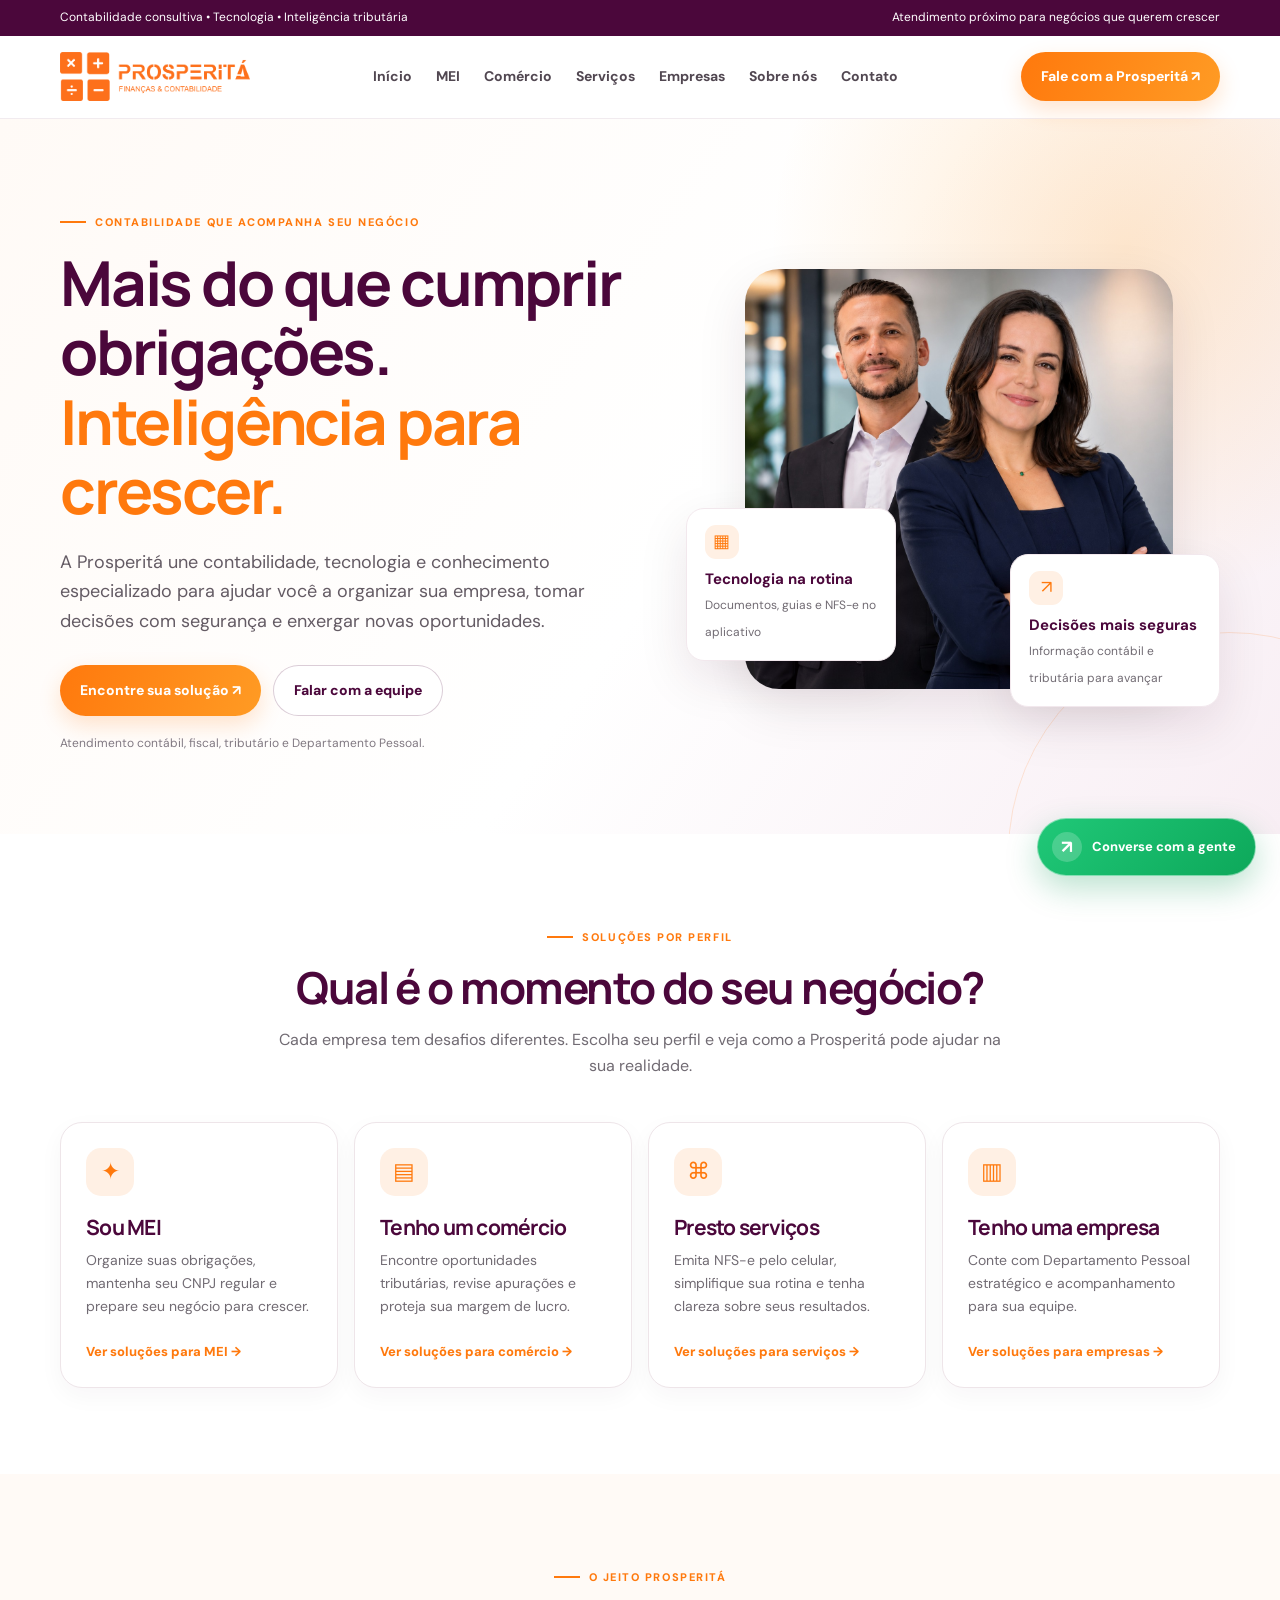
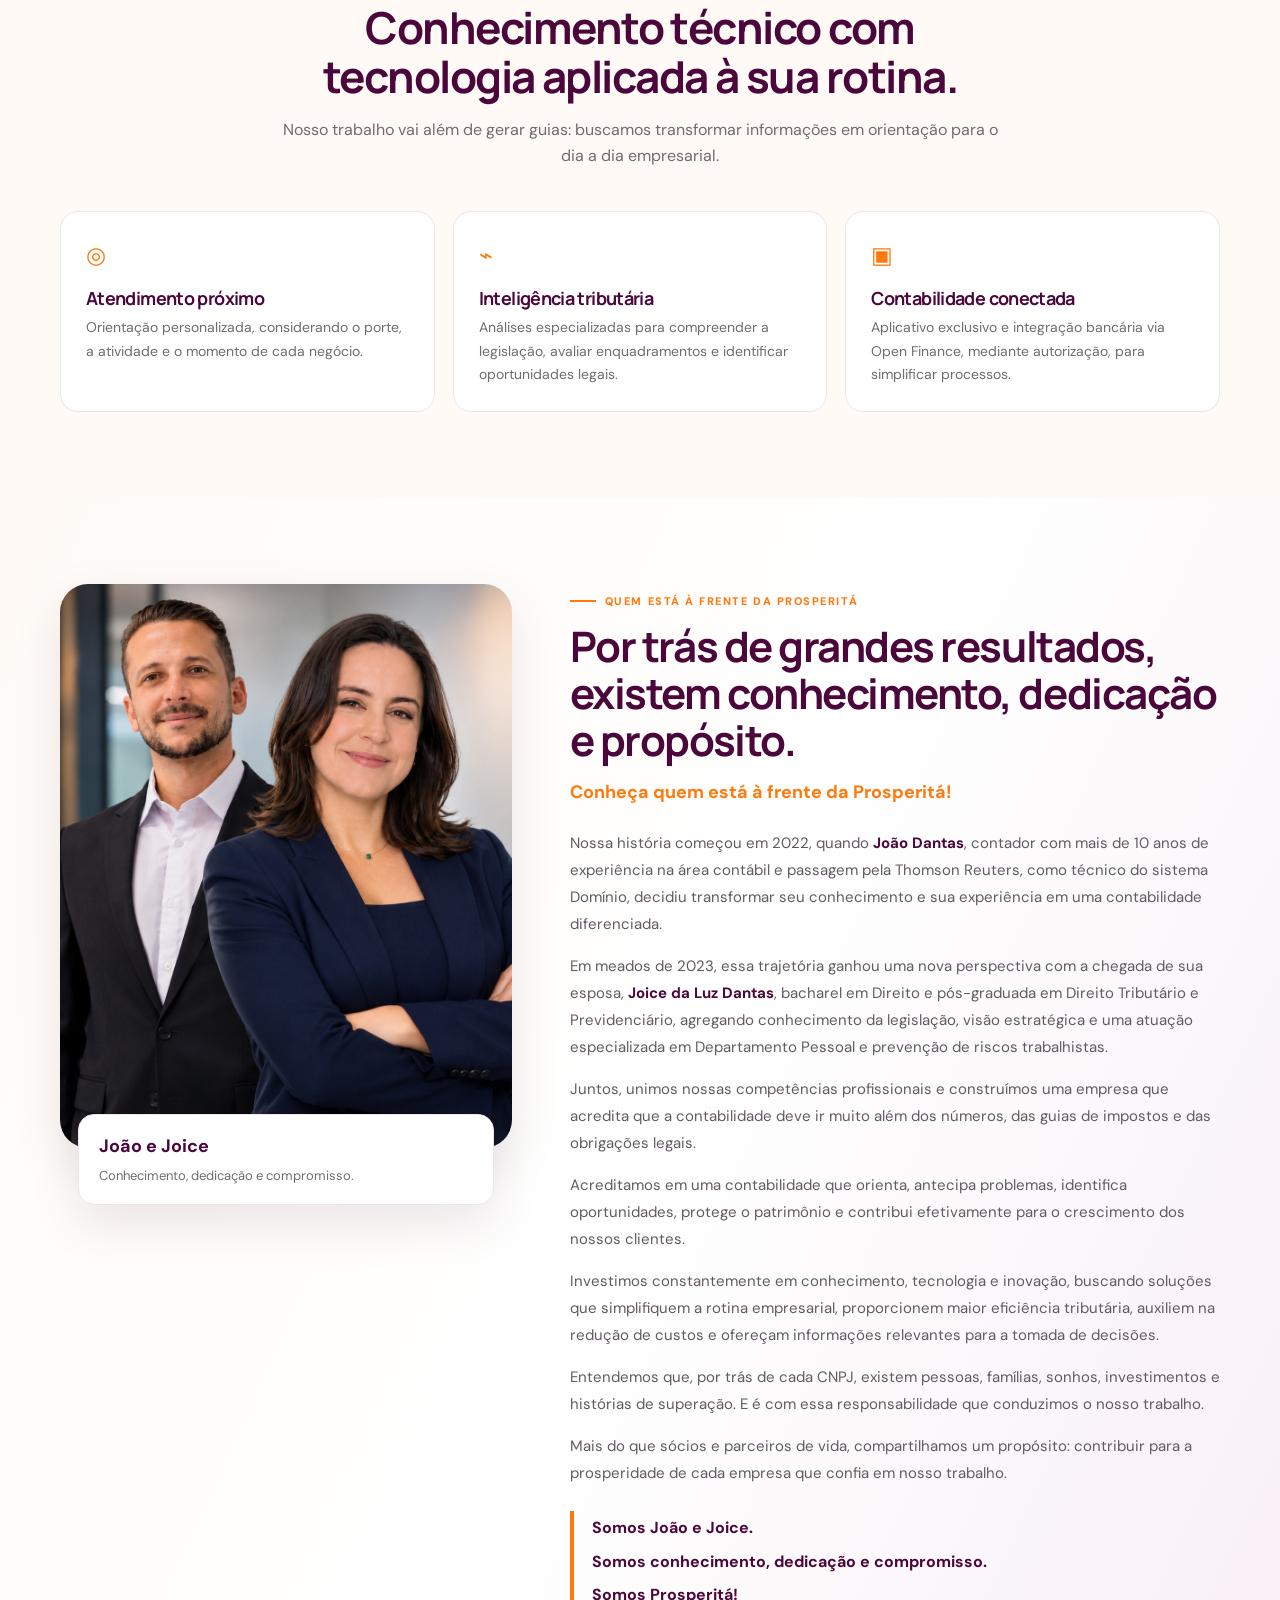
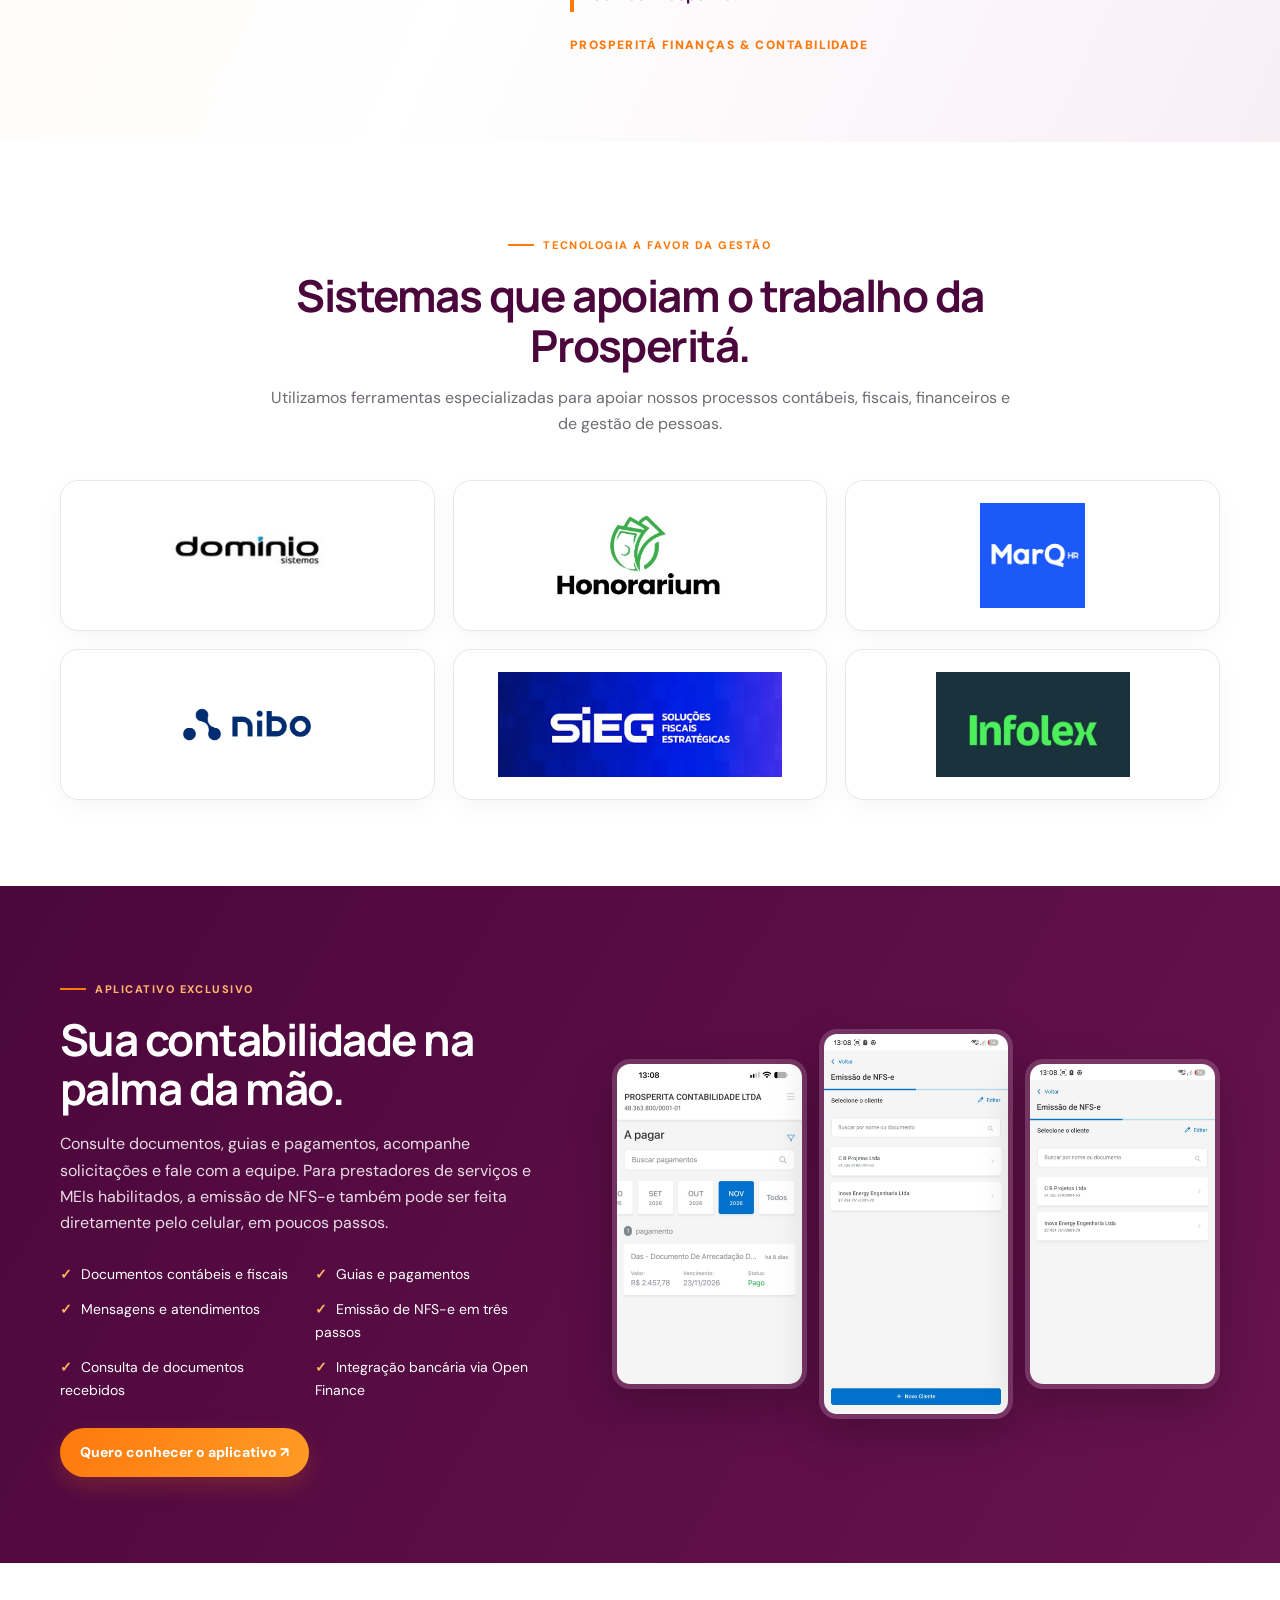
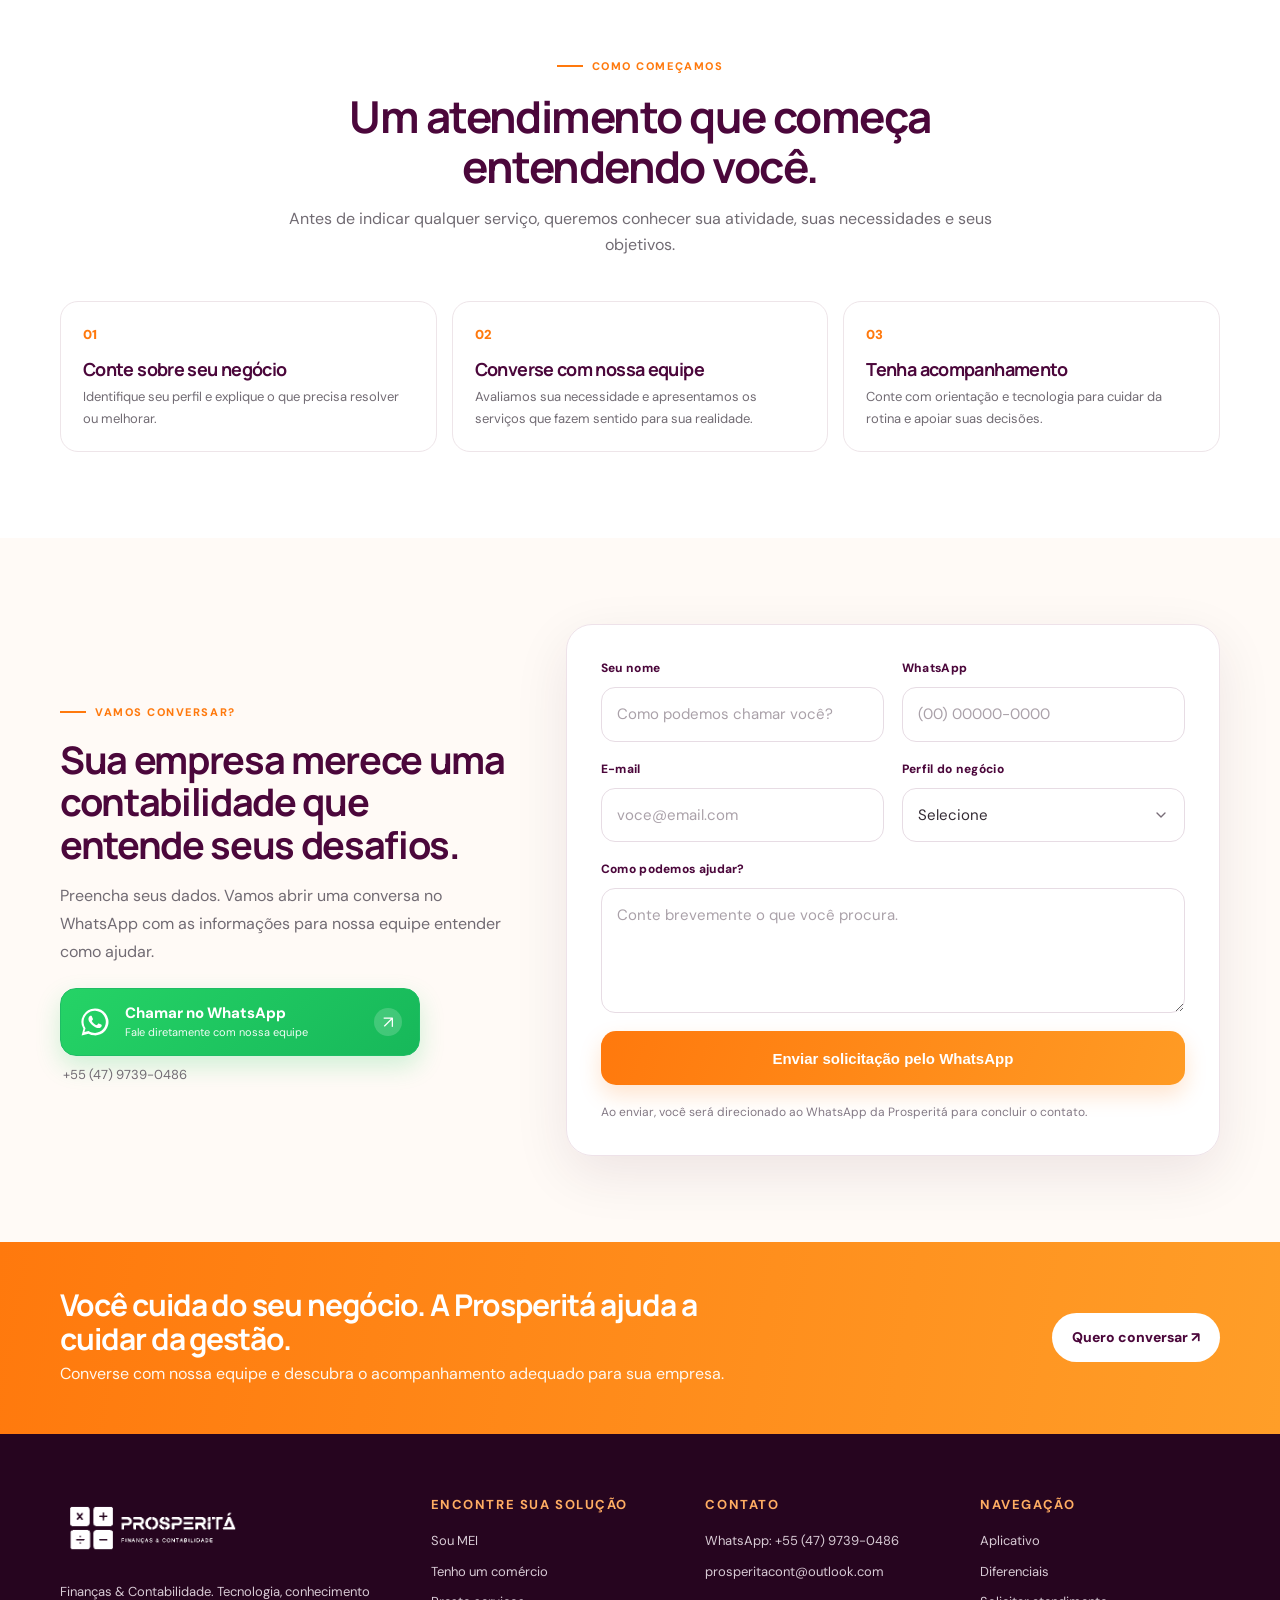
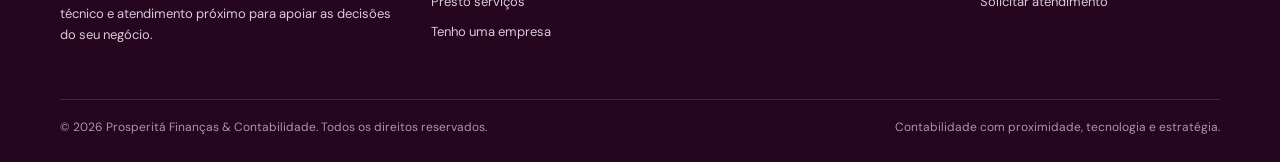
<file: index.html>
<!doctype html><html lang="pt-BR"><head>
<!-- Google Tag Manager -->
<script>(function(w,d,s,l,i){w[l]=w[l]||[];w[l].push({'gtm.start':
new Date().getTime(),event:'gtm.js'});var f=d.getElementsByTagName(s)[0],
j=d.createElement(s),dl=l!='dataLayer'?'&l='+l:'';j.async=true;j.src=
'https://www.googletagmanager.com/gtm.js?id='+i+dl;f.parentNode.insertBefore(j,f);
})(window,document,'script','dataLayer','GTM-WP7MRRKW');</script>
<!-- End Google Tag Manager --><meta charset="utf-8"><meta name="viewport" content="width=device-width,initial-scale=1"><meta name="description" content="Contabilidade, inteligência tributária, tecnologia e Departamento Pessoal para MEI, comércio, prestadores de serviços e empresas."><title>Contabilidade consultiva para negócios | Prosperitá</title><link rel="stylesheet" href="assets/style.css"><!-- Meta Pixel Code -->
<script>
!function(f,b,e,v,n,t,s)
{if(f.fbq)return;n=f.fbq=function(){n.callMethod?
n.callMethod.apply(n,arguments):n.queue.push(arguments)};
if(!f._fbq)f._fbq=n;n.push=n;n.loaded=!0;n.version='2.0';
n.queue=[];t=b.createElement(e);t.async=!0;
t.src=v;s=b.getElementsByTagName(e)[0];
s.parentNode.insertBefore(t,s)}(window, document,'script',
'https://connect.facebook.net/en_US/fbevents.js');
fbq('init', '1050565238065808');
fbq('track', 'PageView');
</script>
<!-- End Meta Pixel Code -->
</head><body>
<!-- Google Tag Manager (noscript) -->
<noscript><iframe src="https://www.googletagmanager.com/ns.html?id=GTM-WP7MRRKW"
height="0" width="0" style="display:none;visibility:hidden"></iframe></noscript>
<!-- End Google Tag Manager (noscript) -->
<!-- Meta Pixel Code (noscript) -->
<noscript><img height="1" width="1" style="display:none"
src="https://www.facebook.com/tr?id=1050565238065808&ev=PageView&noscript=1"
/></noscript>
<!-- End Meta Pixel Code (noscript) -->
<div class="topbar"><div class="container"><span>Contabilidade consultiva • Tecnologia • Inteligência tributária</span><span>Atendimento próximo para negócios que querem crescer</span></div></div><header class="site-header"><div class="container nav"><a class="brand" href="index.html"><img src="assets/logo-prosperita-header.png" alt="Prosperitá Finanças & Contabilidade"></a><button class="menu-toggle" aria-label="Abrir menu" aria-expanded="false">☰</button><nav class="nav-links"><a href="index.html">Início</a><a href="mei.html">MEI</a><a href="comercio.html">Comércio</a><a href="servicos.html">Serviços</a><a href="empresas.html">Empresas</a><a href="index.html#sobre">Sobre nós</a><a href="index.html#contato">Contato</a></nav><a class="nav-cta" href="index.html#contato">Fale com a Prosperitá ↗</a></div></header><main><section class="hero"><div class="container hero-grid"><div><div class="eyebrow">Contabilidade que acompanha seu negócio</div><h1>Mais do que cumprir obrigações. <em>Inteligência para crescer.</em></h1><p>A Prosperitá une contabilidade, tecnologia e conhecimento especializado para ajudar você a organizar sua empresa, tomar decisões com segurança e enxergar novas oportunidades.</p><div class="hero-actions"><a class="btn btn-orange" href="#publicos">Encontre sua solução ↗</a><a class="btn btn-outline" href="#contato">Falar com a equipe</a></div><div class="hero-note">Atendimento contábil, fiscal, tributário e Departamento Pessoal.</div></div><div class="hero-art"><img class="portrait" src="assets/equipe-prosperita.jpg" alt="Profissionais da Prosperitá"><div class="float-card one"><div class="float-icon">▦</div><strong>Tecnologia na rotina</strong><span>Documentos, guias e NFS-e no aplicativo</span></div><div class="float-card two"><div class="float-icon">↗</div><strong>Decisões mais seguras</strong><span>Informação contábil e tributária para avançar</span></div></div></div></section>
<section class="section" id="publicos"><div class="container"><div class="section-head"><div class="eyebrow">Soluções por perfil</div><h2>Qual é o momento do seu negócio?</h2><p>Cada empresa tem desafios diferentes. Escolha seu perfil e veja como a Prosperitá pode ajudar na sua realidade.</p></div><div class="audience-grid"><a class="audience-card" href="mei.html"><div class="audience-icon">✦</div><h3>Sou MEI</h3><p>Organize suas obrigações, mantenha seu CNPJ regular e prepare seu negócio para crescer.</p><span class="arrow-link">Ver soluções para MEI →</span></a><a class="audience-card" href="comercio.html"><div class="audience-icon">▤</div><h3>Tenho um comércio</h3><p>Encontre oportunidades tributárias, revise apurações e proteja sua margem de lucro.</p><span class="arrow-link">Ver soluções para comércio →</span></a><a class="audience-card" href="servicos.html"><div class="audience-icon">⌘</div><h3>Presto serviços</h3><p>Emita NFS-e pelo celular, simplifique sua rotina e tenha clareza sobre seus resultados.</p><span class="arrow-link">Ver soluções para serviços →</span></a><a class="audience-card" href="empresas.html"><div class="audience-icon">▥</div><h3>Tenho uma empresa</h3><p>Conte com Departamento Pessoal estratégico e acompanhamento para sua equipe.</p><span class="arrow-link">Ver soluções para empresas →</span></a></div></div></section>
<section class="section section-soft" id="diferenciais"><div class="container"><div class="section-head"><div class="eyebrow">O jeito Prosperitá</div><h2>Conhecimento técnico com tecnologia aplicada à sua rotina.</h2><p>Nosso trabalho vai além de gerar guias: buscamos transformar informações em orientação para o dia a dia empresarial.</p></div><div class="feature-grid"><article class="feature"><div class="mini-icon">◎</div><h3>Atendimento próximo</h3><p>Orientação personalizada, considerando o porte, a atividade e o momento de cada negócio.</p></article><article class="feature"><div class="mini-icon">⌁</div><h3>Inteligência tributária</h3><p>Análises especializadas para compreender a legislação, avaliar enquadramentos e identificar oportunidades legais.</p></article><article class="feature"><div class="mini-icon">▣</div><h3>Contabilidade conectada</h3><p>Aplicativo exclusivo e integração bancária via Open Finance, mediante autorização, para simplificar processos.</p></article></div></div></section>

<section class="section about-section" id="sobre">
  <div class="container about-grid">
    <div class="about-photo-wrap">
      <img src="assets/equipe-prosperita.jpg" alt="João Dantas e Joice da Luz Dantas, sócios da Prosperitá">
      <div class="about-photo-caption"><strong>João e Joice</strong><span>Conhecimento, dedicação e compromisso.</span></div>
    </div>
    <div class="about-copy">
      <div class="eyebrow">Quem está à frente da Prosperitá</div>
      <h2>Por trás de grandes resultados, existem conhecimento, dedicação e propósito.</h2>
      <p class="about-intro">Conheça quem está à frente da Prosperitá!</p>
      <p>Nossa história começou em 2022, quando <strong>João Dantas</strong>, contador com mais de 10 anos de experiência na área contábil e passagem pela Thomson Reuters, como técnico do sistema Domínio, decidiu transformar seu conhecimento e sua experiência em uma contabilidade diferenciada.</p>
      <p>Em meados de 2023, essa trajetória ganhou uma nova perspectiva com a chegada de sua esposa, <strong>Joice da Luz Dantas</strong>, bacharel em Direito e pós-graduada em Direito Tributário e Previdenciário, agregando conhecimento da legislação, visão estratégica e uma atuação especializada em Departamento Pessoal e prevenção de riscos trabalhistas.</p>
      <p>Juntos, unimos nossas competências profissionais e construímos uma empresa que acredita que a contabilidade deve ir muito além dos números, das guias de impostos e das obrigações legais.</p>
      <p>Acreditamos em uma contabilidade que orienta, antecipa problemas, identifica oportunidades, protege o patrimônio e contribui efetivamente para o crescimento dos nossos clientes.</p>
      <p>Investimos constantemente em conhecimento, tecnologia e inovação, buscando soluções que simplifiquem a rotina empresarial, proporcionem maior eficiência tributária, auxiliem na redução de custos e ofereçam informações relevantes para a tomada de decisões.</p>
      <p>Entendemos que, por trás de cada CNPJ, existem pessoas, famílias, sonhos, investimentos e histórias de superação. E é com essa responsabilidade que conduzimos o nosso trabalho.</p>
      <p>Mais do que sócios e parceiros de vida, compartilhamos um propósito: contribuir para a prosperidade de cada empresa que confia em nosso trabalho.</p>
      <div class="about-signoff"><strong>Somos João e Joice.</strong><strong>Somos conhecimento, dedicação e compromisso.</strong><strong>Somos Prosperitá!</strong></div>
      <div class="about-brand">PROSPERITÁ FINANÇAS &amp; CONTABILIDADE</div>
    </div>
  </div>
</section>

<section class="section systems-section" id="sistemas">
  <div class="container">
    <div class="section-head">
      <div class="eyebrow">Tecnologia a favor da gestão</div>
      <h2>Sistemas que apoiam o trabalho da Prosperitá.</h2>
      <p>Utilizamos ferramentas especializadas para apoiar nossos processos contábeis, fiscais, financeiros e de gestão de pessoas.</p>
    </div>
    <div class="systems-grid">
      <div class="system-logo"><img src="assets/sistema-dominio.jpg" alt="Domínio Sistemas"></div>
      <div class="system-logo"><img src="assets/sistema-honorarium.jpg" alt="Honorarium"></div>
      <div class="system-logo"><img src="assets/sistema-marq-hr.jpg" alt="MarQ HR"></div>
      <div class="system-logo"><img src="assets/sistema-nibo.jpg" alt="Nibo"></div>
      <div class="system-logo"><img src="assets/sistema-sieg.jpg" alt="SIEG Soluções Fiscais Estratégicas"></div>
      <div class="system-logo"><img src="assets/sistema-infolex.jpg" alt="Infolex"></div>
    </div>
  </div>
</section>
<section class="section app-section" id="aplicativo"><div class="container app-grid"><div class="app-copy"><div class="eyebrow" style="color:#ffb56d">Aplicativo exclusivo</div><h2>Sua contabilidade na palma da mão.</h2><p>Consulte documentos, guias e pagamentos, acompanhe solicitações e fale com a equipe. Para prestadores de serviços e MEIs habilitados, a emissão de NFS-e também pode ser feita diretamente pelo celular, em poucos passos.</p><div class="app-list"><span>Documentos contábeis e fiscais</span><span>Guias e pagamentos</span><span>Mensagens e atendimentos</span><span>Emissão de NFS-e em três passos</span><span>Consulta de documentos recebidos</span><span>Integração bancária via Open Finance</span></div><a class="btn btn-orange" href="#contato">Quero conhecer o aplicativo ↗</a></div><div class="screens"><img src="assets/app-dashboard.jpg" alt="Tela inicial do aplicativo Prosperitá"><img src="assets/app-invoice-steps.jpg" alt="Etapas simplificadas de emissão de nota fiscal"><img src="assets/app-documents.jpg" alt="Tela de documentos recebidos no aplicativo"></div></div></section>
<section class="section"><div class="container"><div class="section-head"><div class="eyebrow">Como começamos</div><h2>Um atendimento que começa entendendo você.</h2><p>Antes de indicar qualquer serviço, queremos conhecer sua atividade, suas necessidades e seus objetivos.</p></div><div class="steps"><article class="step"><h3>Conte sobre seu negócio</h3><p>Identifique seu perfil e explique o que precisa resolver ou melhorar.</p></article><article class="step"><h3>Converse com nossa equipe</h3><p>Avaliamos sua necessidade e apresentamos os serviços que fazem sentido para sua realidade.</p></article><article class="step"><h3>Tenha acompanhamento</h3><p>Conte com orientação e tecnologia para cuidar da rotina e apoiar suas decisões.</p></article></div></div></section>
<section class="section section-soft" id="contato"><div class="container" style="display:grid;grid-template-columns:.8fr 1.2fr;gap:45px;align-items:center"><div><div class="eyebrow">Vamos conversar?</div><h2 style="font-size:38px;color:var(--purple);margin:0 0 15px">Sua empresa merece uma contabilidade que entende seus desafios.</h2><p style="color:var(--muted)">Preencha seus dados. Vamos abrir uma conversa no WhatsApp com as informações para nossa equipe entender como ajudar.</p><a class="contact-whatsapp-cta" href="https://wa.me/554797390486?text=Ol%C3%A1%21%20Encontrei%20a%20Prosperit%C3%A1%20pelo%20site%20e%20gostaria%20de%20informa%C3%A7%C3%B5es%20sobre%20os%20servi%C3%A7os.%20Origem%3A%20Site%20Prosperit%C3%A1." target="_blank" rel="noopener" aria-label="Abrir conversa com a Prosperitá no WhatsApp">
<svg viewBox="0 0 32 32" aria-hidden="true"><path d="M16.02 3.2A12.7 12.7 0 0 0 5.1 22.4L3.4 28.7l6.45-1.69A12.7 12.7 0 1 0 16.02 3.2Zm0 23.1c-2.02 0-4-.54-5.73-1.57l-.41-.24-3.82 1 1.02-3.72-.27-.43a10.46 10.46 0 1 1 9.21 4.96Zm5.74-7.84c-.31-.16-1.83-.9-2.11-1-.28-.1-.49-.16-.7.16-.2.31-.8 1-.98 1.2-.18.2-.36.23-.67.08-.31-.16-1.3-.48-2.48-1.53-.92-.82-1.54-1.83-1.72-2.14-.18-.31-.02-.48.14-.64.14-.14.31-.36.46-.54.15-.18.2-.31.31-.52.1-.2.05-.39-.03-.54-.08-.16-.7-1.68-.96-2.3-.25-.6-.51-.52-.7-.53h-.6c-.2 0-.54.08-.82.39-.28.31-1.07 1.05-1.07 2.56s1.1 2.97 1.25 3.18c.15.2 2.17 3.31 5.26 4.64.73.31 1.3.5 1.74.64.73.23 1.4.2 1.93.12.59-.09 1.83-.75 2.09-1.48.26-.72.26-1.34.18-1.47-.08-.13-.28-.2-.59-.36Z"/></svg>
<span class="contact-whatsapp-copy"><strong>Chamar no WhatsApp</strong><small>Fale diretamente com nossa equipe</small></span>
<span class="contact-whatsapp-arrow" aria-hidden="true">↗</span>
</a>
<span class="contact-whatsapp-number">+55 (47) 9739-0486</span></div><form class="form-wrap" data-wa-form><div class="form-grid"><div class="field"><label>Seu nome</label><input name="nome" required placeholder="Como podemos chamar você?"></div><div class="field"><label>WhatsApp</label><input name="telefone" required placeholder="(00) 00000-0000"></div><div class="field"><label>E-mail</label><input name="email" type="email" placeholder="voce@email.com"></div><div class="field"><label>Perfil do negócio</label><select name="perfil" required><option value="">Selecione</option><option>MEI</option><option>Comércio</option><option>Prestador de serviços</option><option>Pequena ou média empresa</option></select></div><div class="field full"><label>Como podemos ajudar?</label><textarea name="mensagem" placeholder="Conte brevemente o que você procura."></textarea></div><div class="field full"><button class="btn btn-orange" type="submit">Enviar solicitação pelo WhatsApp</button><span class="form-note">Ao enviar, você será direcionado ao WhatsApp da Prosperitá para concluir o contato.</span></div></div></form></div></section></main><section class="quote-band"><div class="container"><div><h2>Você cuida do seu negócio. A Prosperitá ajuda a cuidar da gestão.</h2><p>Converse com nossa equipe e descubra o acompanhamento adequado para sua empresa.</p></div><a class="btn" href="index.html#contato">Quero conversar ↗</a></div></section><footer class="footer"><div class="container"><div class="footer-grid"><div><img class="footer-logo" src="assets/logo-prosperita.png" alt="Prosperitá"><p>Finanças & Contabilidade. Tecnologia, conhecimento técnico e atendimento próximo para apoiar as decisões do seu negócio.</p></div><div><h4>Encontre sua solução</h4><div class="footer-links"><a href="mei.html">Sou MEI</a><a href="comercio.html">Tenho um comércio</a><a href="servicos.html">Presto serviços</a><a href="empresas.html">Tenho uma empresa</a></div></div><div><h4>Contato</h4><div class="footer-links"><a href="https://wa.me/554797390486?text=Ol%C3%A1%21%20Encontrei%20a%20Prosperit%C3%A1%20pelo%20site%20e%20gostaria%20de%20informa%C3%A7%C3%B5es%20sobre%20os%20servi%C3%A7os.%20Origem%3A%20Site%20Prosperit%C3%A1." target="_blank" rel="noopener">WhatsApp: +55 (47) 9739-0486</a><a href="mailto:prosperitacont@outlook.com">prosperitacont@outlook.com</a></div></div><div><h4>Navegação</h4><div class="footer-links"><a href="index.html#aplicativo">Aplicativo</a><a href="index.html#diferenciais">Diferenciais</a><a href="index.html#contato">Solicitar atendimento</a></div></div></div><div class="copyright"><span>© <span data-year></span> Prosperitá Finanças & Contabilidade. Todos os direitos reservados.</span><span>Contabilidade com proximidade, tecnologia e estratégia.</span></div></div></footer><a class="whatsapp-float" href="https://wa.me/554797390486?text=Ol%C3%A1%21%20Encontrei%20a%20Prosperit%C3%A1%20pelo%20site%20e%20gostaria%20de%20informa%C3%A7%C3%B5es%20sobre%20os%20servi%C3%A7os.%20Origem%3A%20Site%20Prosperit%C3%A1." target="_blank" rel="noopener"><span class="wa-float-icon" aria-hidden="true">↗</span><span class="wa-float-label">Converse com a gente</span></a><script src="assets/site.js"></script></body></html>
</file>
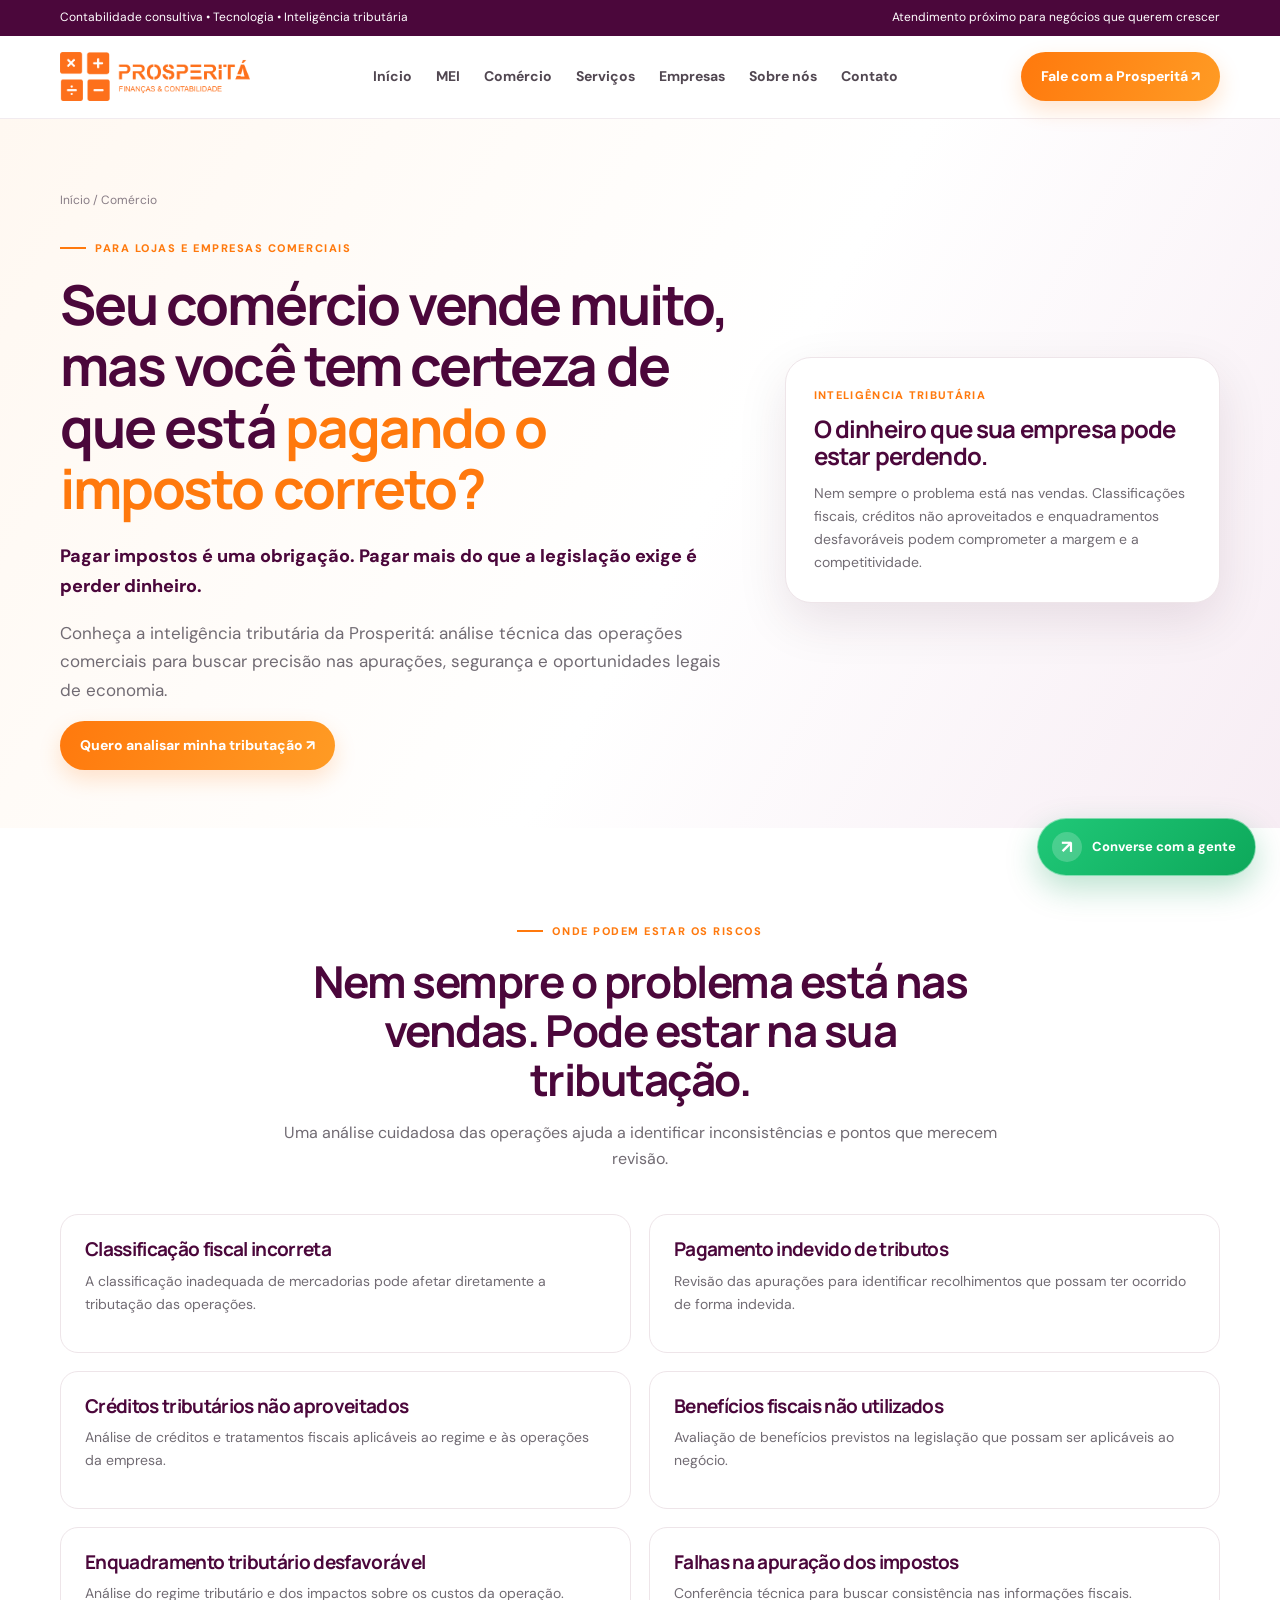
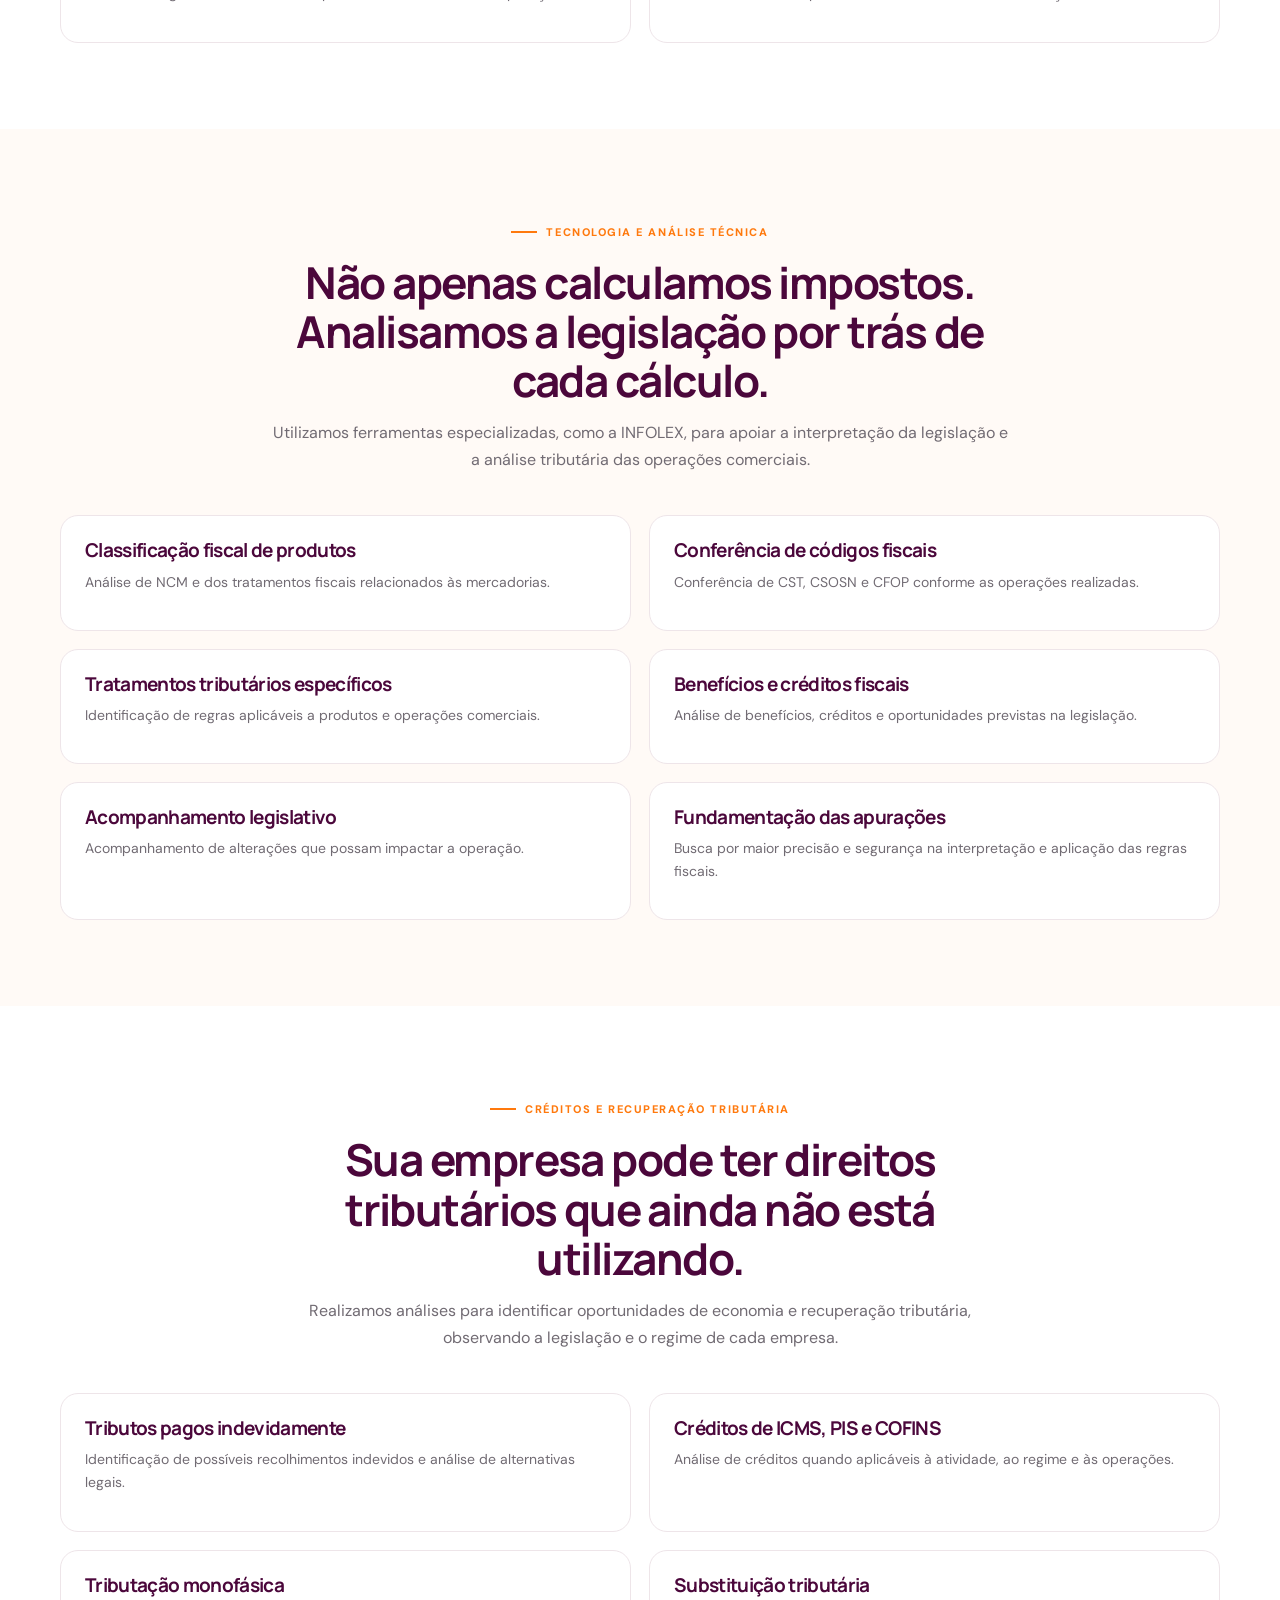
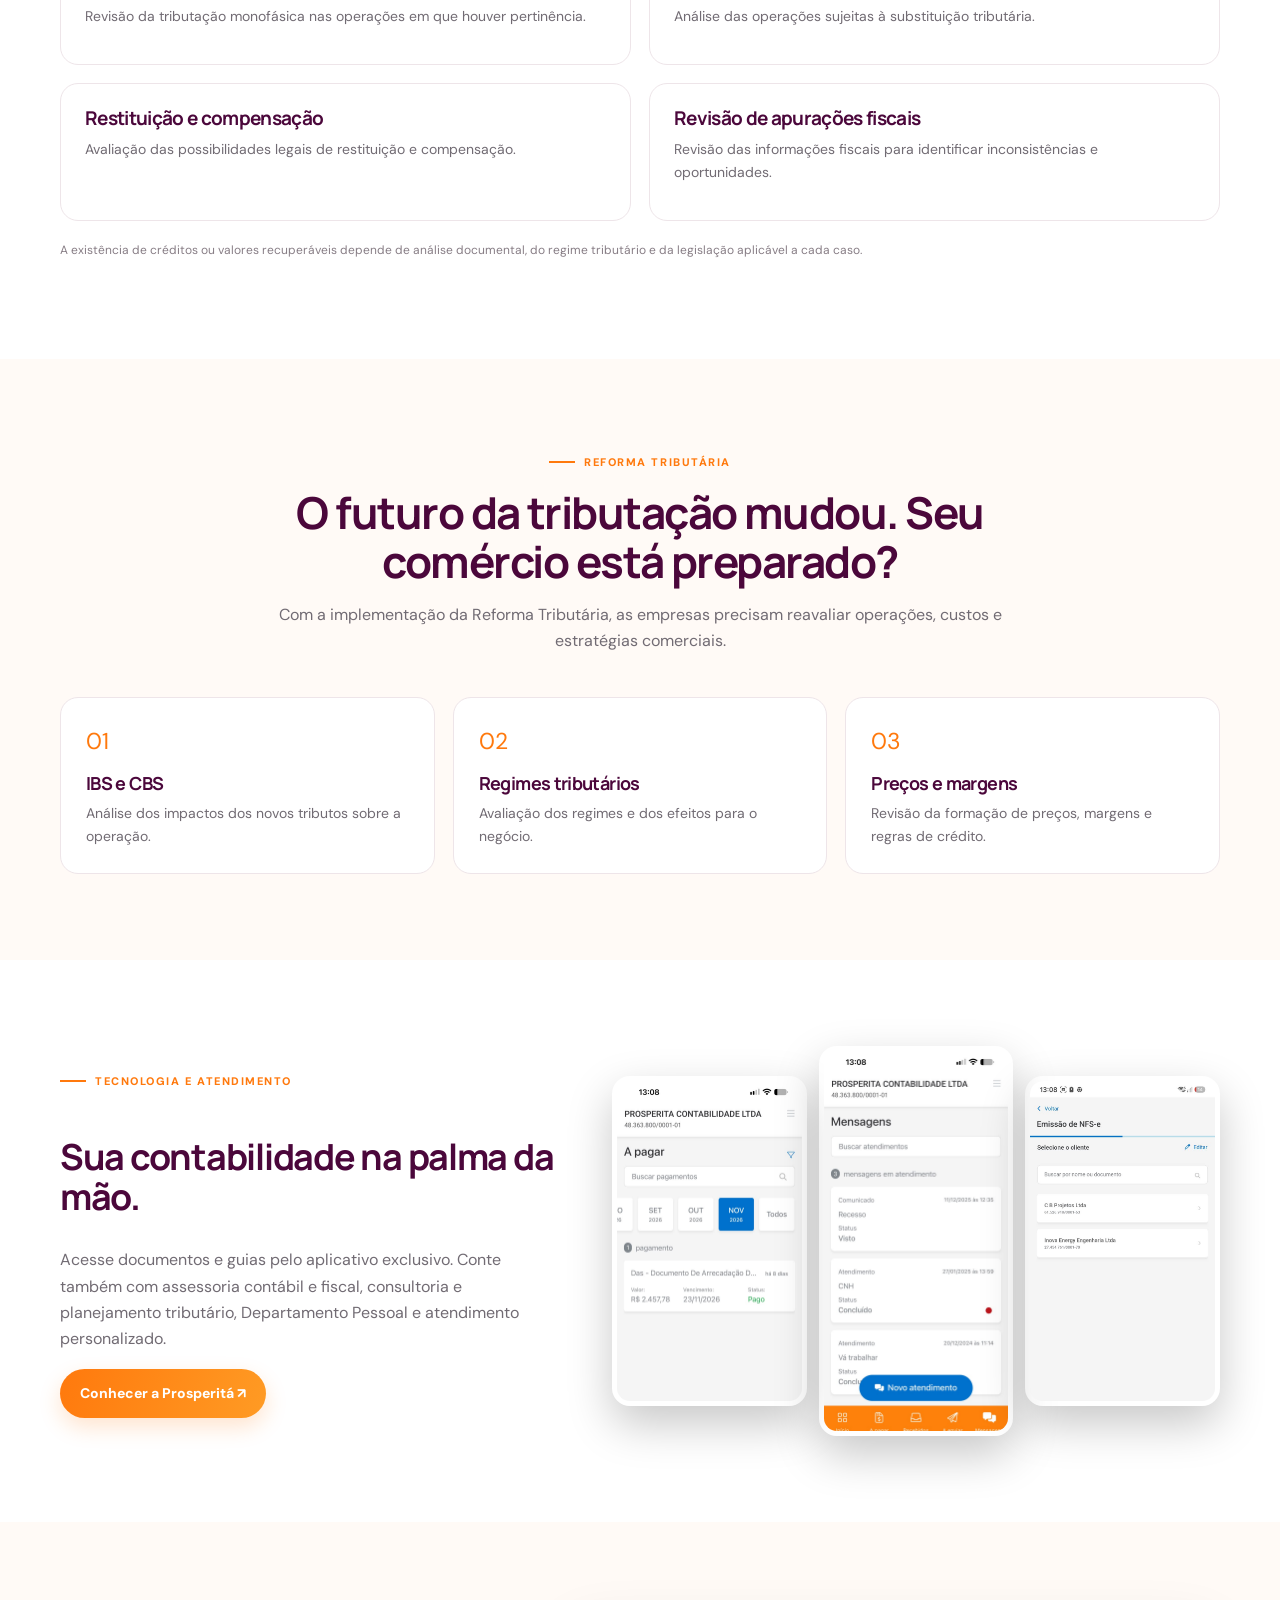
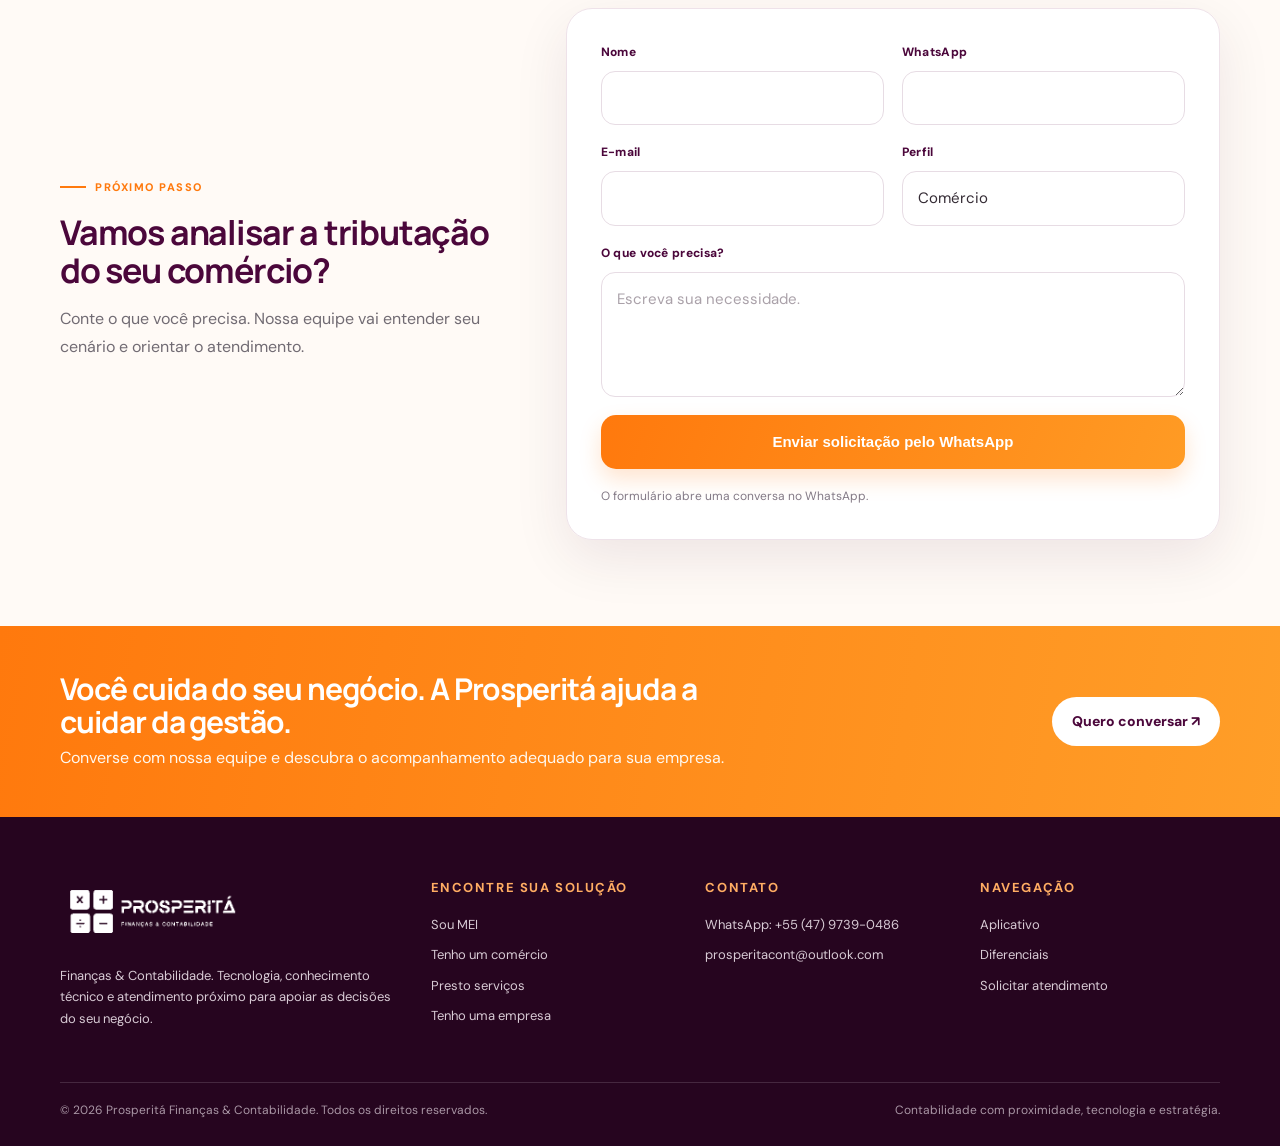
<file: comercio.html>
<!doctype html><html lang="pt-BR"><head>
<!-- Google Tag Manager -->
<script>(function(w,d,s,l,i){w[l]=w[l]||[];w[l].push({'gtm.start':
new Date().getTime(),event:'gtm.js'});var f=d.getElementsByTagName(s)[0],
j=d.createElement(s),dl=l!='dataLayer'?'&l='+l:'';j.async=true;j.src=
'https://www.googletagmanager.com/gtm.js?id='+i+dl;f.parentNode.insertBefore(j,f);
})(window,document,'script','dataLayer','GTM-WP7MRRKW');</script>
<!-- End Google Tag Manager --><meta charset="utf-8"><meta name="viewport" content="width=device-width,initial-scale=1"><meta name="description" content="Inteligência tributária para comércio, análise de NCM, CST, CSOSN, CFOP, créditos fiscais, recuperação tributária e reforma tributária."><title>Contabilidade e inteligência tributária para comércio | Prosperitá</title><link rel="stylesheet" href="assets/style.css"><!-- Meta Pixel Code -->
<script>
!function(f,b,e,v,n,t,s)
{if(f.fbq)return;n=f.fbq=function(){n.callMethod?
n.callMethod.apply(n,arguments):n.queue.push(arguments)};
if(!f._fbq)f._fbq=n;n.push=n;n.loaded=!0;n.version='2.0';
n.queue=[];t=b.createElement(e);t.async=!0;
t.src=v;s=b.getElementsByTagName(e)[0];
s.parentNode.insertBefore(t,s)}(window, document,'script',
'https://connect.facebook.net/en_US/fbevents.js');
fbq('init', '1050565238065808');
fbq('track', 'PageView');
</script>
<!-- End Meta Pixel Code -->
</head><body>
<!-- Google Tag Manager (noscript) -->
<noscript><iframe src="https://www.googletagmanager.com/ns.html?id=GTM-WP7MRRKW"
height="0" width="0" style="display:none;visibility:hidden"></iframe></noscript>
<!-- End Google Tag Manager (noscript) -->
<!-- Meta Pixel Code (noscript) -->
<noscript><img height="1" width="1" style="display:none"
src="https://www.facebook.com/tr?id=1050565238065808&ev=PageView&noscript=1"
/></noscript>
<!-- End Meta Pixel Code (noscript) -->
<div class="topbar"><div class="container"><span>Contabilidade consultiva • Tecnologia • Inteligência tributária</span><span>Atendimento próximo para negócios que querem crescer</span></div></div><header class="site-header"><div class="container nav"><a class="brand" href="index.html"><img src="assets/logo-prosperita-header.png" alt="Prosperitá Finanças & Contabilidade"></a><button class="menu-toggle" aria-label="Abrir menu" aria-expanded="false">☰</button><nav class="nav-links"><a href="index.html">Início</a><a href="mei.html">MEI</a><a href="comercio.html">Comércio</a><a href="servicos.html">Serviços</a><a href="empresas.html">Empresas</a><a href="index.html#sobre">Sobre nós</a><a href="index.html#contato">Contato</a></nav><a class="nav-cta" href="index.html#contato">Fale com a Prosperitá ↗</a></div></header><main><section class="page-hero"><div class="container page-hero-grid"><div><div class="breadcrumbs"><a href="index.html">Início</a> / Comércio</div><div class="eyebrow">Para lojas e empresas comerciais</div><h1>Seu comércio vende muito, mas você tem certeza de que está <em>pagando o imposto correto?</em></h1><p class="tagline">Pagar impostos é uma obrigação. Pagar mais do que a legislação exige é perder dinheiro.</p><p>Conheça a inteligência tributária da Prosperitá: análise técnica das operações comerciais para buscar precisão nas apurações, segurança e oportunidades legais de economia.</p><a class="btn btn-orange" href="#contato">Quero analisar minha tributação ↗</a></div><div class="visual"><div class="visual-label">Inteligência tributária</div><h3>O dinheiro que sua empresa pode estar perdendo.</h3><p>Nem sempre o problema está nas vendas. Classificações fiscais, créditos não aproveitados e enquadramentos desfavoráveis podem comprometer a margem e a competitividade.</p></div></div></section>
<section class="section"><div class="container"><div class="section-head"><div class="eyebrow">Onde podem estar os riscos</div><h2>Nem sempre o problema está nas vendas. Pode estar na sua tributação.</h2><p>Uma análise cuidadosa das operações ajuda a identificar inconsistências e pontos que merecem revisão.</p></div><div class="content-grid"><article class="service-card"><h3>Classificação fiscal incorreta</h3><p>A classificação inadequada de mercadorias pode afetar diretamente a tributação das operações.</p></article><article class="service-card"><h3>Pagamento indevido de tributos</h3><p>Revisão das apurações para identificar recolhimentos que possam ter ocorrido de forma indevida.</p></article><article class="service-card"><h3>Créditos tributários não aproveitados</h3><p>Análise de créditos e tratamentos fiscais aplicáveis ao regime e às operações da empresa.</p></article><article class="service-card"><h3>Benefícios fiscais não utilizados</h3><p>Avaliação de benefícios previstos na legislação que possam ser aplicáveis ao negócio.</p></article><article class="service-card"><h3>Enquadramento tributário desfavorável</h3><p>Análise do regime tributário e dos impactos sobre os custos da operação.</p></article><article class="service-card"><h3>Falhas na apuração dos impostos</h3><p>Conferência técnica para buscar consistência nas informações fiscais.</p></article></div></div></section>
<section class="section section-soft"><div class="container"><div class="section-head"><div class="eyebrow">Tecnologia e análise técnica</div><h2>Não apenas calculamos impostos. Analisamos a legislação por trás de cada cálculo.</h2><p>Utilizamos ferramentas especializadas, como a INFOLEX, para apoiar a interpretação da legislação e a análise tributária das operações comerciais.</p></div><div class="content-grid"><article class="service-card"><h3>Classificação fiscal de produtos</h3><p>Análise de NCM e dos tratamentos fiscais relacionados às mercadorias.</p></article><article class="service-card"><h3>Conferência de códigos fiscais</h3><p>Conferência de CST, CSOSN e CFOP conforme as operações realizadas.</p></article><article class="service-card"><h3>Tratamentos tributários específicos</h3><p>Identificação de regras aplicáveis a produtos e operações comerciais.</p></article><article class="service-card"><h3>Benefícios e créditos fiscais</h3><p>Análise de benefícios, créditos e oportunidades previstas na legislação.</p></article><article class="service-card"><h3>Acompanhamento legislativo</h3><p>Acompanhamento de alterações que possam impactar a operação.</p></article><article class="service-card"><h3>Fundamentação das apurações</h3><p>Busca por maior precisão e segurança na interpretação e aplicação das regras fiscais.</p></article></div></div></section>
<section class="section"><div class="container"><div class="section-head"><div class="eyebrow">Créditos e recuperação tributária</div><h2>Sua empresa pode ter direitos tributários que ainda não está utilizando.</h2><p>Realizamos análises para identificar oportunidades de economia e recuperação tributária, observando a legislação e o regime de cada empresa.</p></div><div class="content-grid"><article class="service-card"><h3>Tributos pagos indevidamente</h3><p>Identificação de possíveis recolhimentos indevidos e análise de alternativas legais.</p></article><article class="service-card"><h3>Créditos de ICMS, PIS e COFINS</h3><p>Análise de créditos quando aplicáveis à atividade, ao regime e às operações.</p></article><article class="service-card"><h3>Tributação monofásica</h3><p>Revisão da tributação monofásica nas operações em que houver pertinência.</p></article><article class="service-card"><h3>Substituição tributária</h3><p>Análise das operações sujeitas à substituição tributária.</p></article><article class="service-card"><h3>Restituição e compensação</h3><p>Avaliação das possibilidades legais de restituição e compensação.</p></article><article class="service-card"><h3>Revisão de apurações fiscais</h3><p>Revisão das informações fiscais para identificar inconsistências e oportunidades.</p></article></div><p class="disclaimer">A existência de créditos ou valores recuperáveis depende de análise documental, do regime tributário e da legislação aplicável a cada caso.</p></div></section>
<section class="section section-soft"><div class="container"><div class="section-head"><div class="eyebrow">Reforma tributária</div><h2>O futuro da tributação mudou. Seu comércio está preparado?</h2><p>Com a implementação da Reforma Tributária, as empresas precisam reavaliar operações, custos e estratégias comerciais.</p></div><div class="feature-grid"><article class="feature"><div class="mini-icon">01</div><h3>IBS e CBS</h3><p>Análise dos impactos dos novos tributos sobre a operação.</p></article><article class="feature"><div class="mini-icon">02</div><h3>Regimes tributários</h3><p>Avaliação dos regimes e dos efeitos para o negócio.</p></article><article class="feature"><div class="mini-icon">03</div><h3>Preços e margens</h3><p>Revisão da formação de preços, margens e regras de crédito.</p></article></div></div></section>
<section class="section"><div class="container"><div class="app-grid"><div><div class="eyebrow">Tecnologia e atendimento</div><h2 style="font-size:36px;color:var(--purple)">Sua contabilidade na palma da mão.</h2><p style="color:var(--muted)">Acesse documentos e guias pelo aplicativo exclusivo. Conte também com assessoria contábil e fiscal, consultoria e planejamento tributário, Departamento Pessoal e atendimento personalizado.</p><a class="btn btn-orange" href="#contato">Conhecer a Prosperitá ↗</a></div><div class="screens"><img src="assets/app-dashboard.jpg" alt="Painel inicial do aplicativo"><img src="assets/app-payments.jpg" alt="Tela de pagamentos do aplicativo"><img src="assets/app-documents.jpg" alt="Documentos recebidos no aplicativo"></div></div></div></section><section class="section section-soft" id="contato"><div class="container" style="display:grid;grid-template-columns:.8fr 1.2fr;gap:35px;align-items:center"><div><div class="eyebrow">Próximo passo</div><h2 style="font-size:34px;color:var(--purple);margin:0 0 12px">Vamos analisar a tributação do seu comércio?</h2><p style="color:var(--muted)">Conte o que você precisa. Nossa equipe vai entender seu cenário e orientar o atendimento.</p></div><form class="form-wrap" data-wa-form><div class="form-grid"><div class="field"><label>Nome</label><input name="nome" required></div><div class="field"><label>WhatsApp</label><input name="telefone" required></div><div class="field"><label>E-mail</label><input name="email" type="email"></div><div class="field"><label>Perfil</label><input name="perfil" value="Comércio" readonly></div><div class="field full"><label>O que você precisa?</label><textarea name="mensagem" placeholder="Escreva sua necessidade."></textarea></div><div class="field full"><button class="btn btn-orange" type="submit">Enviar solicitação pelo WhatsApp</button><span class="form-note">O formulário abre uma conversa no WhatsApp.</span></div></div></form></div></section></main><section class="quote-band"><div class="container"><div><h2>Você cuida do seu negócio. A Prosperitá ajuda a cuidar da gestão.</h2><p>Converse com nossa equipe e descubra o acompanhamento adequado para sua empresa.</p></div><a class="btn" href="index.html#contato">Quero conversar ↗</a></div></section><footer class="footer"><div class="container"><div class="footer-grid"><div><img class="footer-logo" src="assets/logo-prosperita.png" alt="Prosperitá"><p>Finanças & Contabilidade. Tecnologia, conhecimento técnico e atendimento próximo para apoiar as decisões do seu negócio.</p></div><div><h4>Encontre sua solução</h4><div class="footer-links"><a href="mei.html">Sou MEI</a><a href="comercio.html">Tenho um comércio</a><a href="servicos.html">Presto serviços</a><a href="empresas.html">Tenho uma empresa</a></div></div><div><h4>Contato</h4><div class="footer-links"><a href="https://wa.me/554797390486?text=Ol%C3%A1%21%20Encontrei%20a%20Prosperit%C3%A1%20pelo%20site%20e%20gostaria%20de%20informa%C3%A7%C3%B5es%20sobre%20os%20servi%C3%A7os.%20Origem%3A%20Site%20Prosperit%C3%A1." target="_blank" rel="noopener">WhatsApp: +55 (47) 9739-0486</a><a href="mailto:prosperitacont@outlook.com">prosperitacont@outlook.com</a></div></div><div><h4>Navegação</h4><div class="footer-links"><a href="index.html#aplicativo">Aplicativo</a><a href="index.html#diferenciais">Diferenciais</a><a href="index.html#contato">Solicitar atendimento</a></div></div></div><div class="copyright"><span>© <span data-year></span> Prosperitá Finanças & Contabilidade. Todos os direitos reservados.</span><span>Contabilidade com proximidade, tecnologia e estratégia.</span></div></div></footer><a class="whatsapp-float" href="https://wa.me/554797390486?text=Ol%C3%A1%21%20Encontrei%20a%20Prosperit%C3%A1%20pelo%20site%20e%20gostaria%20de%20informa%C3%A7%C3%B5es%20sobre%20os%20servi%C3%A7os.%20Origem%3A%20Site%20Prosperit%C3%A1." target="_blank" rel="noopener"><span class="wa-float-icon" aria-hidden="true">↗</span><span class="wa-float-label">Converse com a gente</span></a><script src="assets/site.js"></script></body></html>
</file>
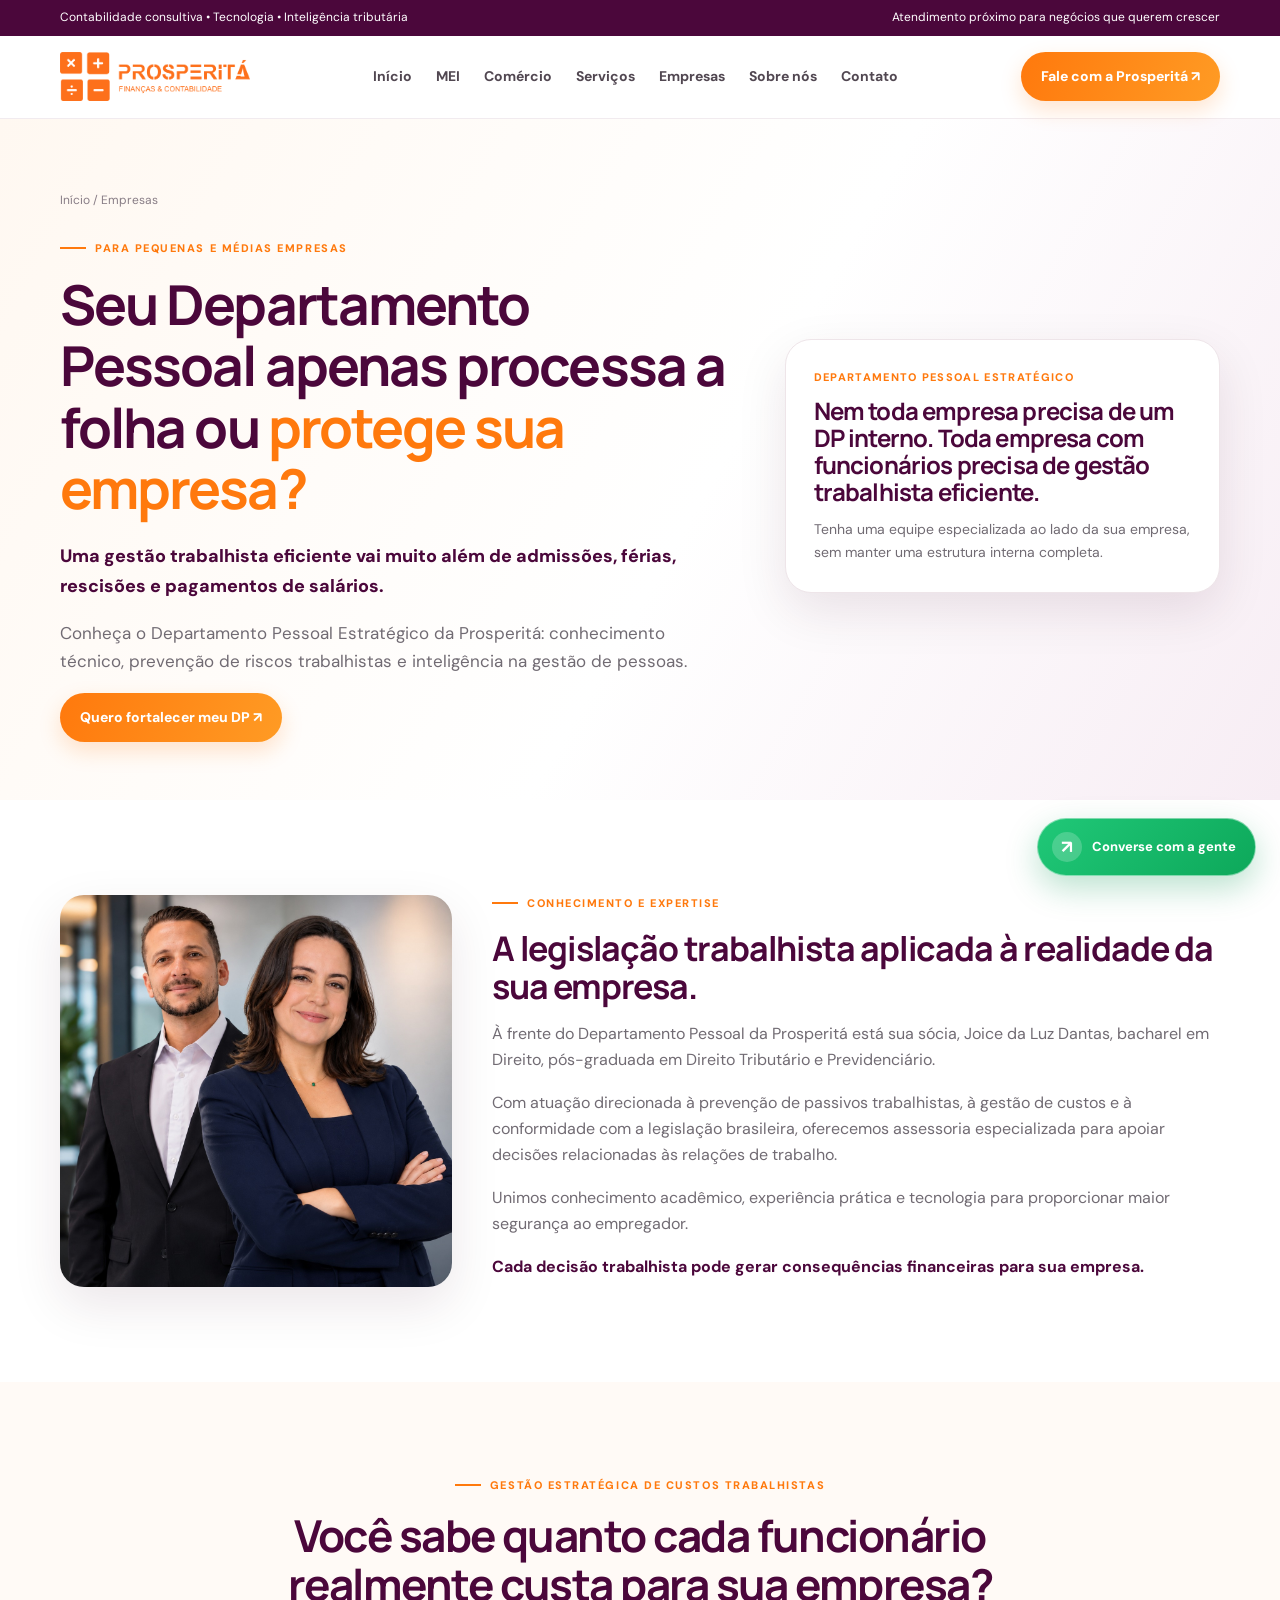
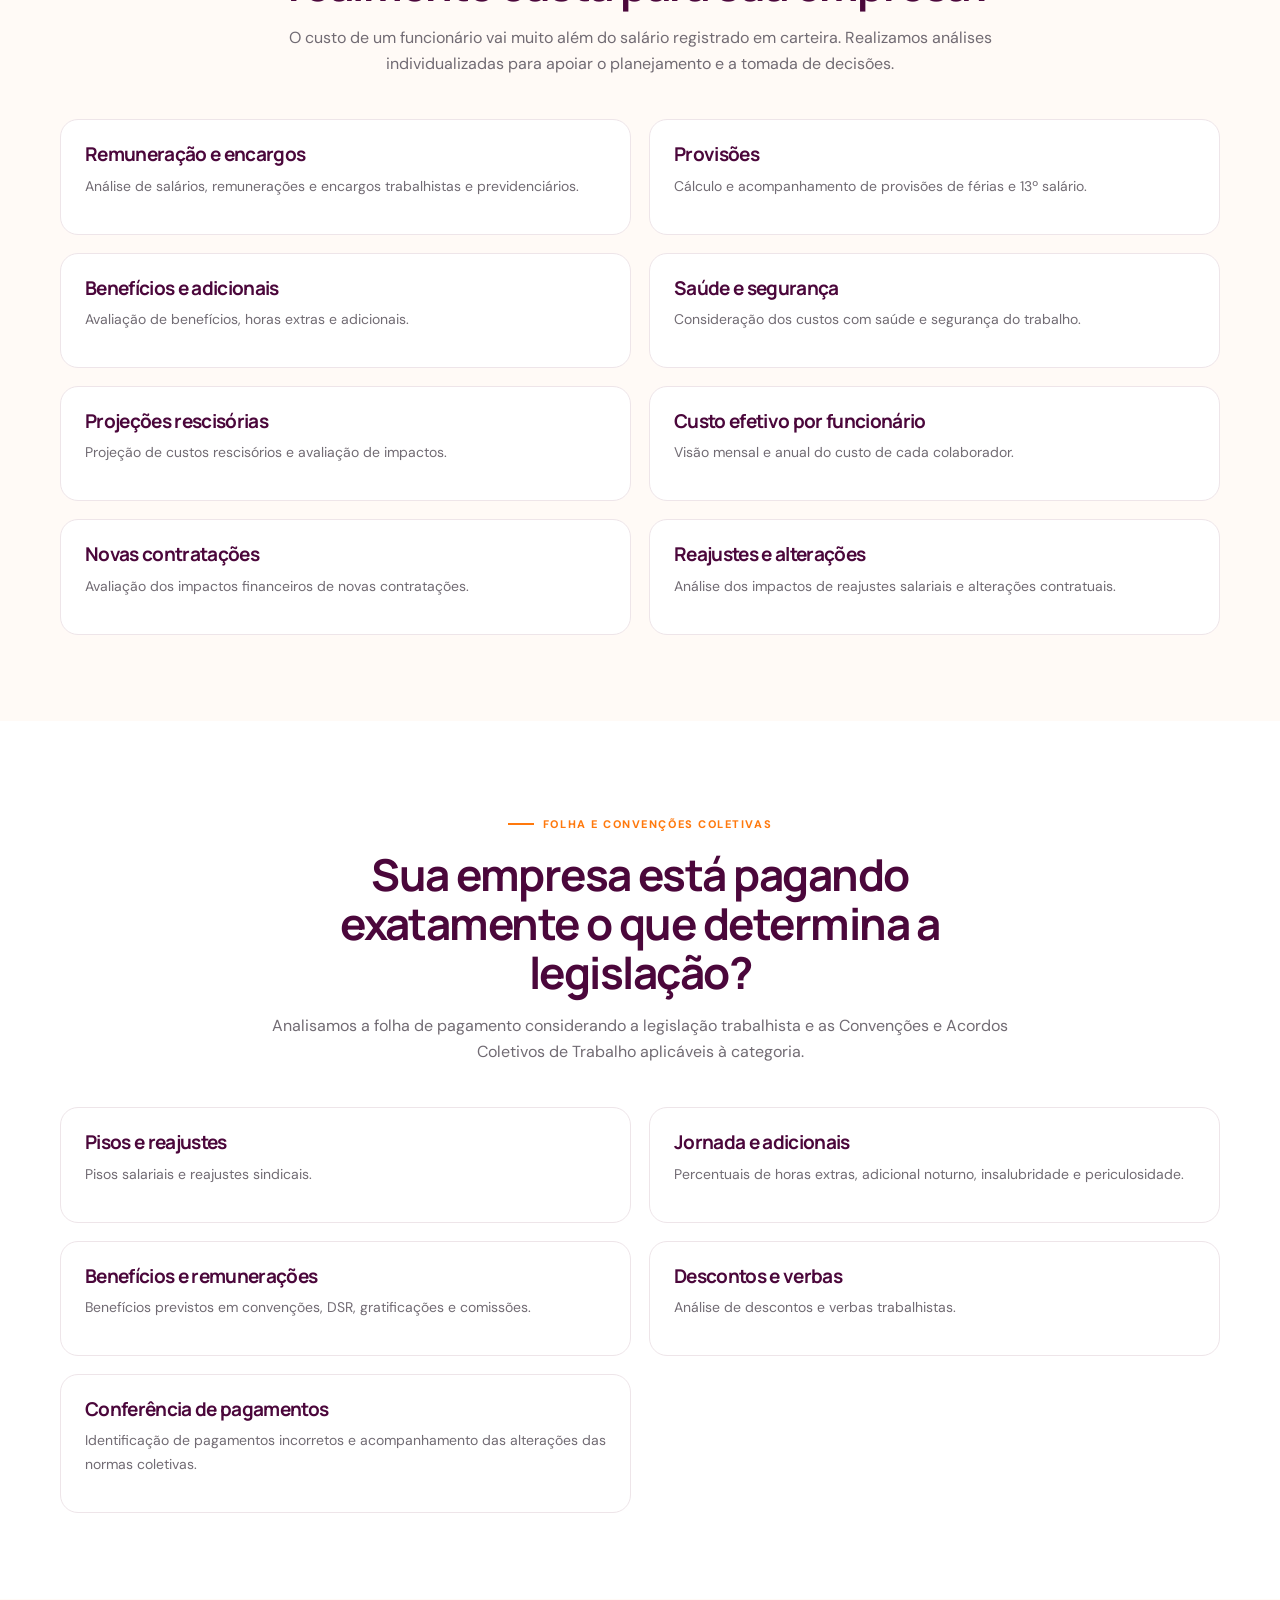
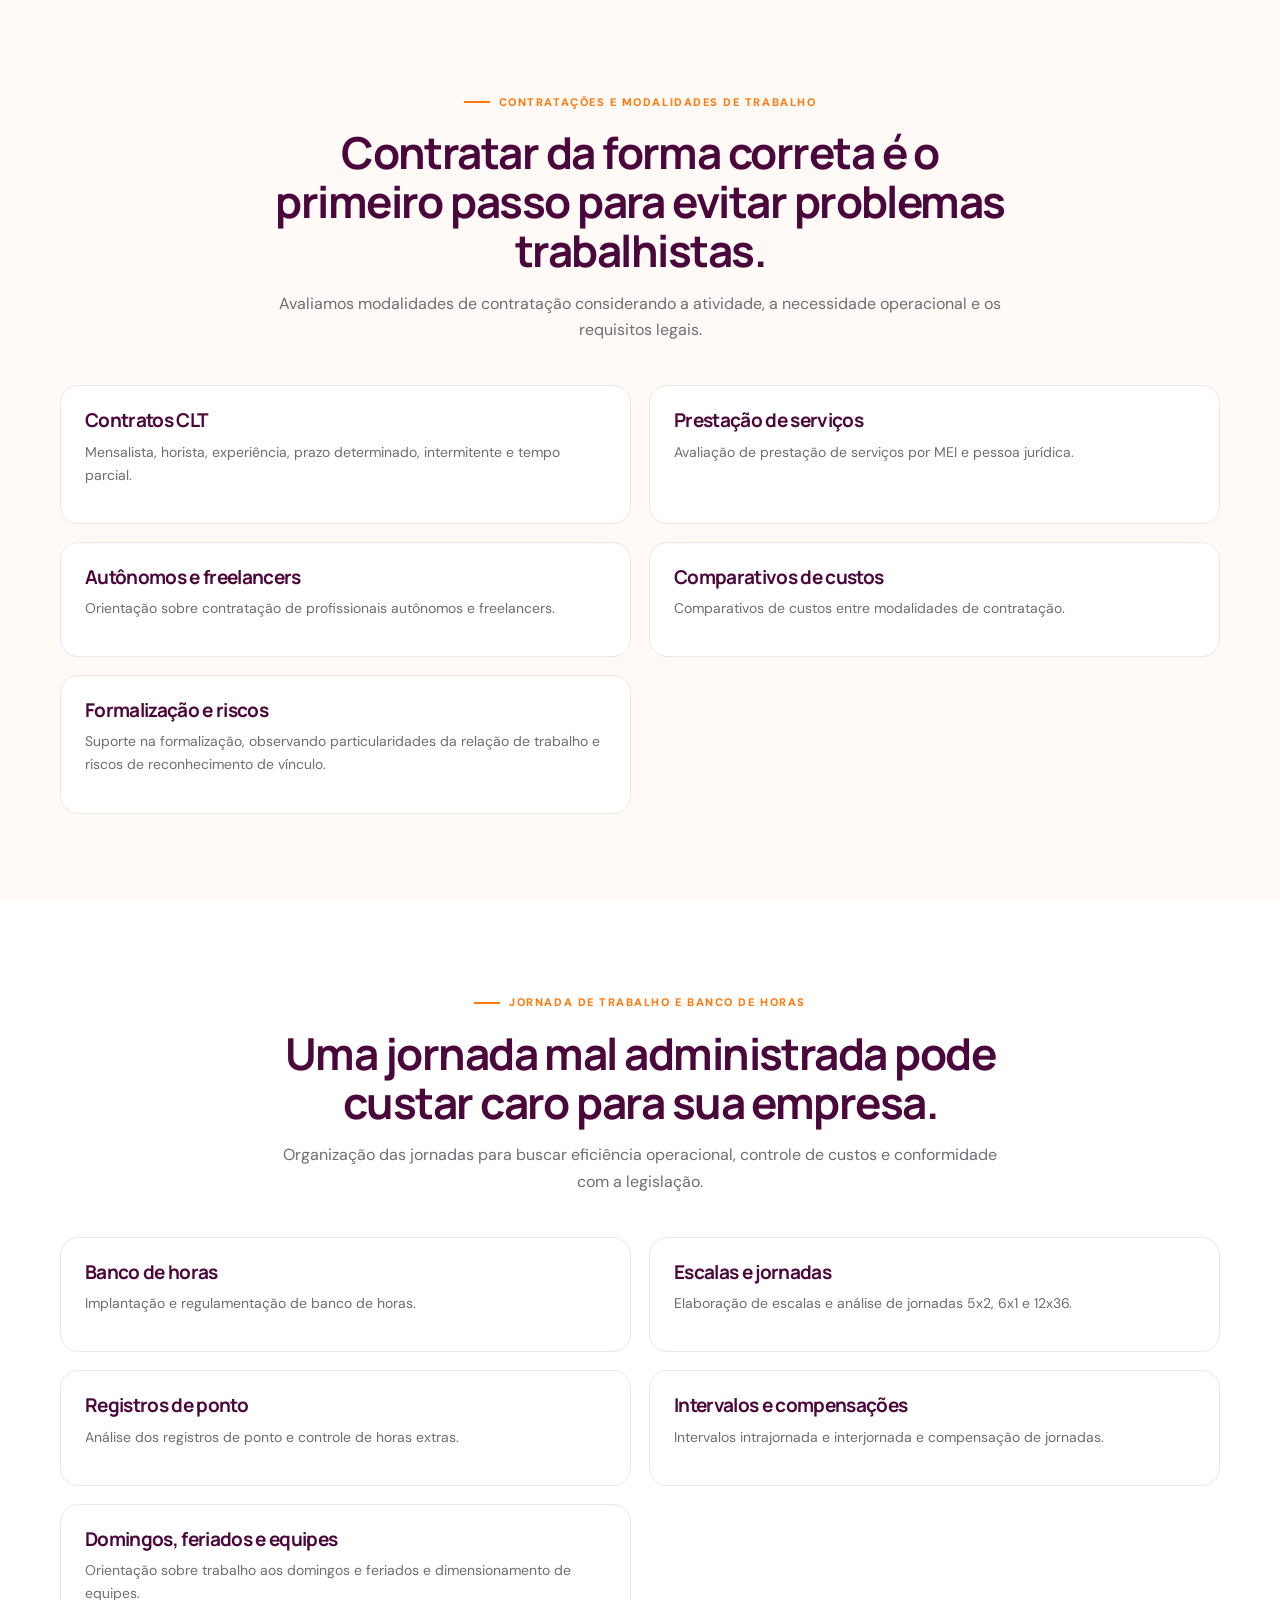
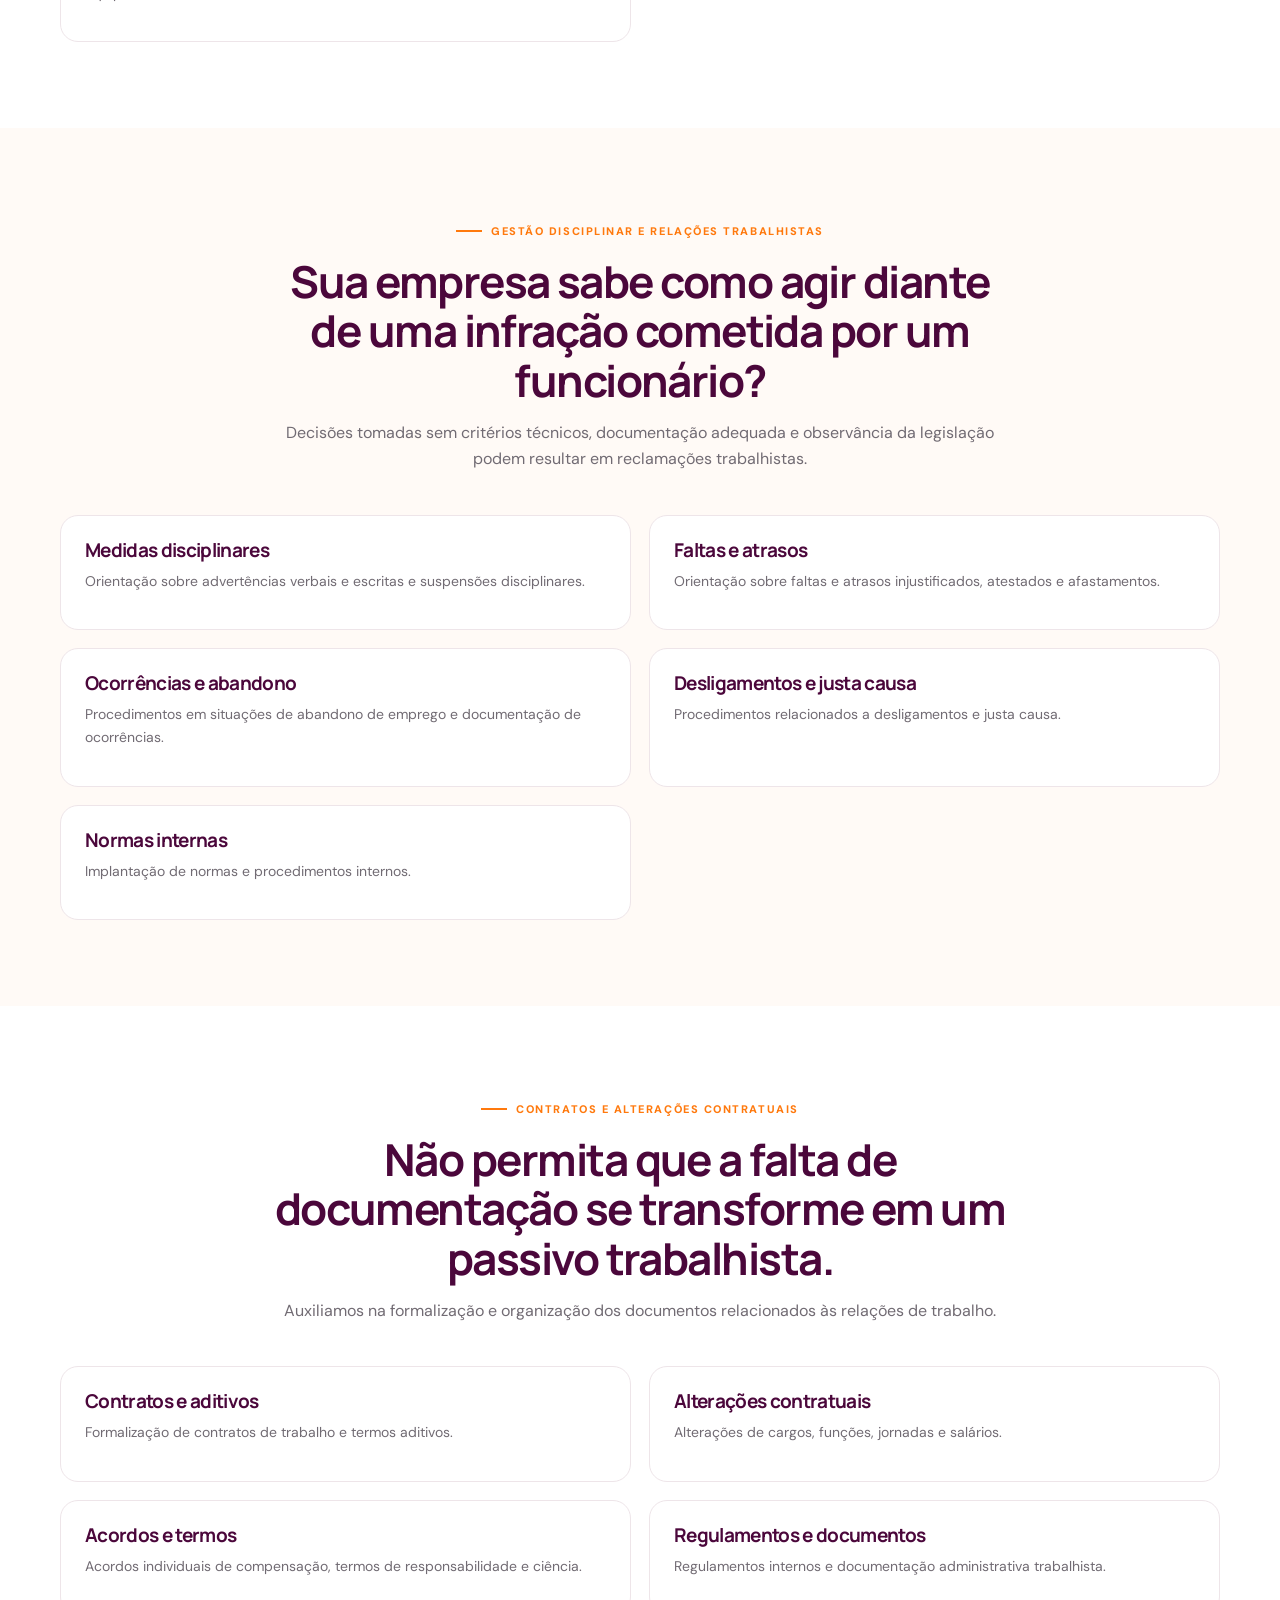
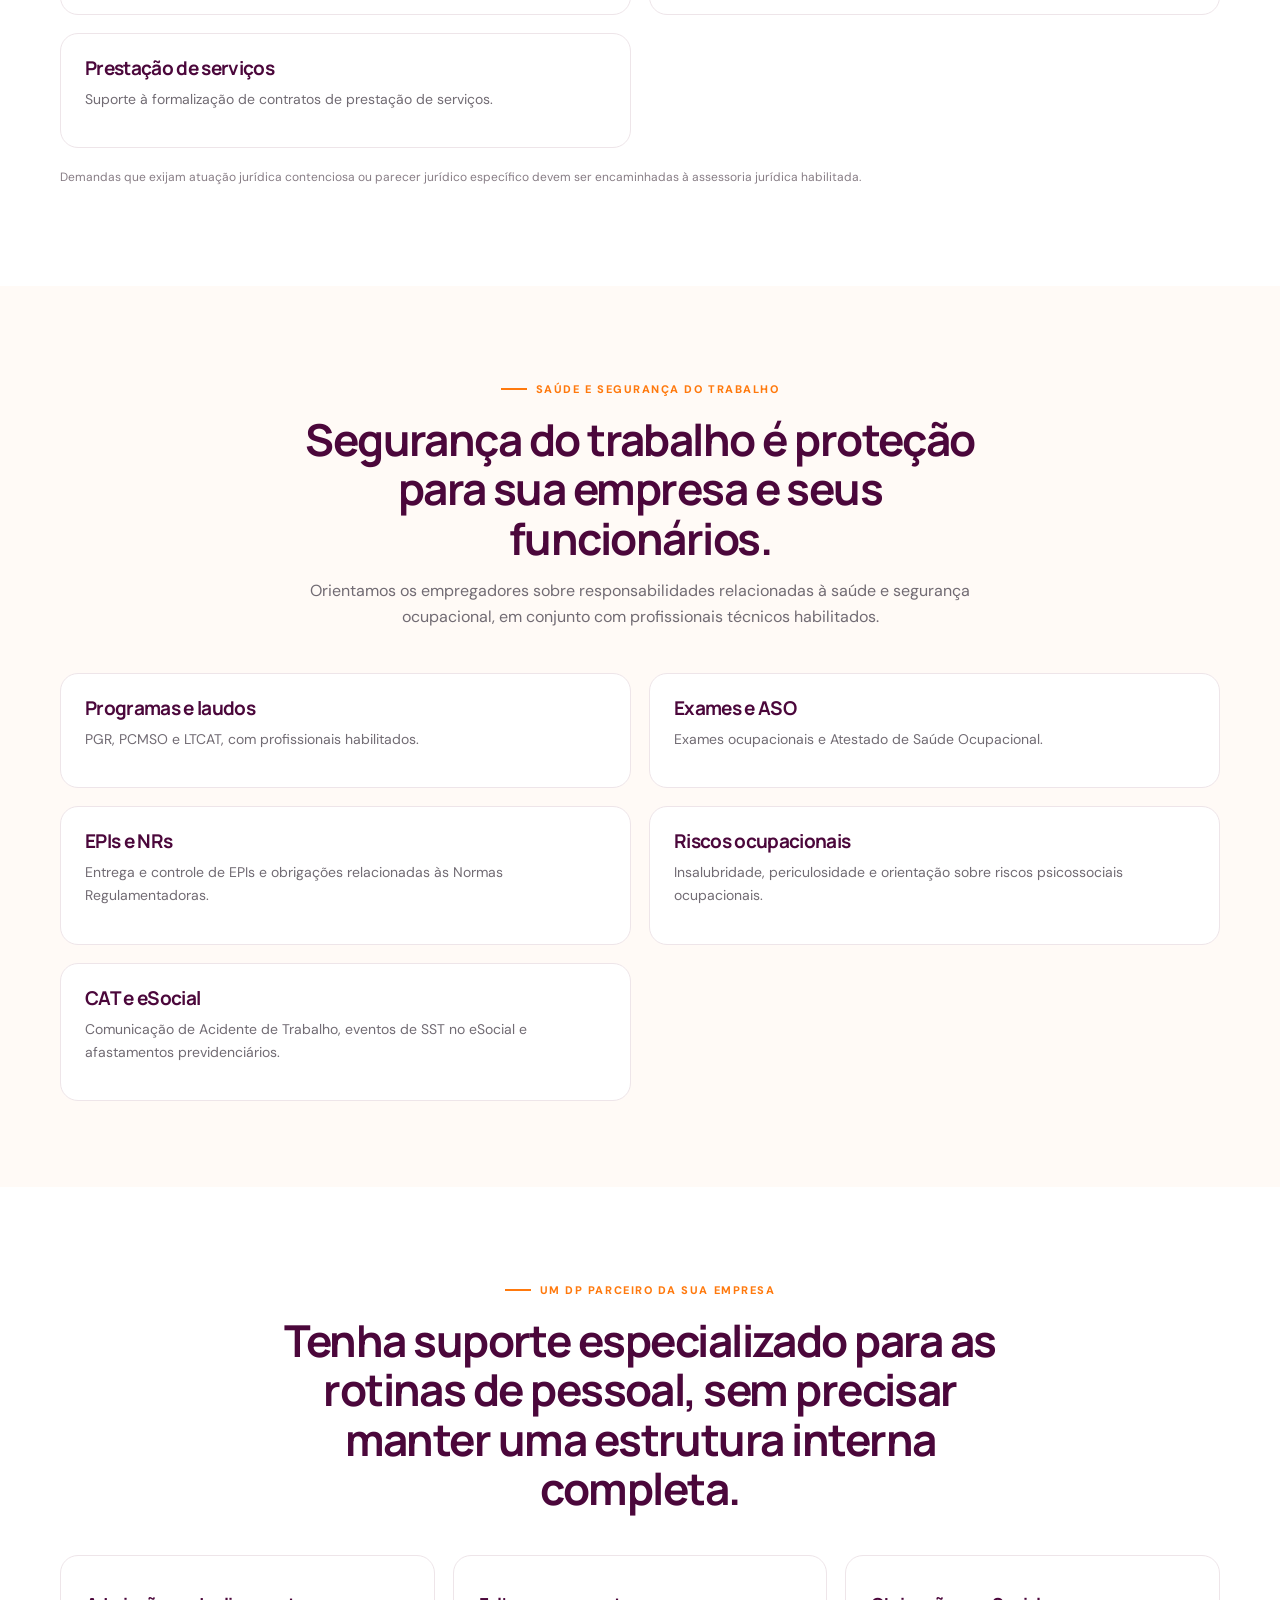
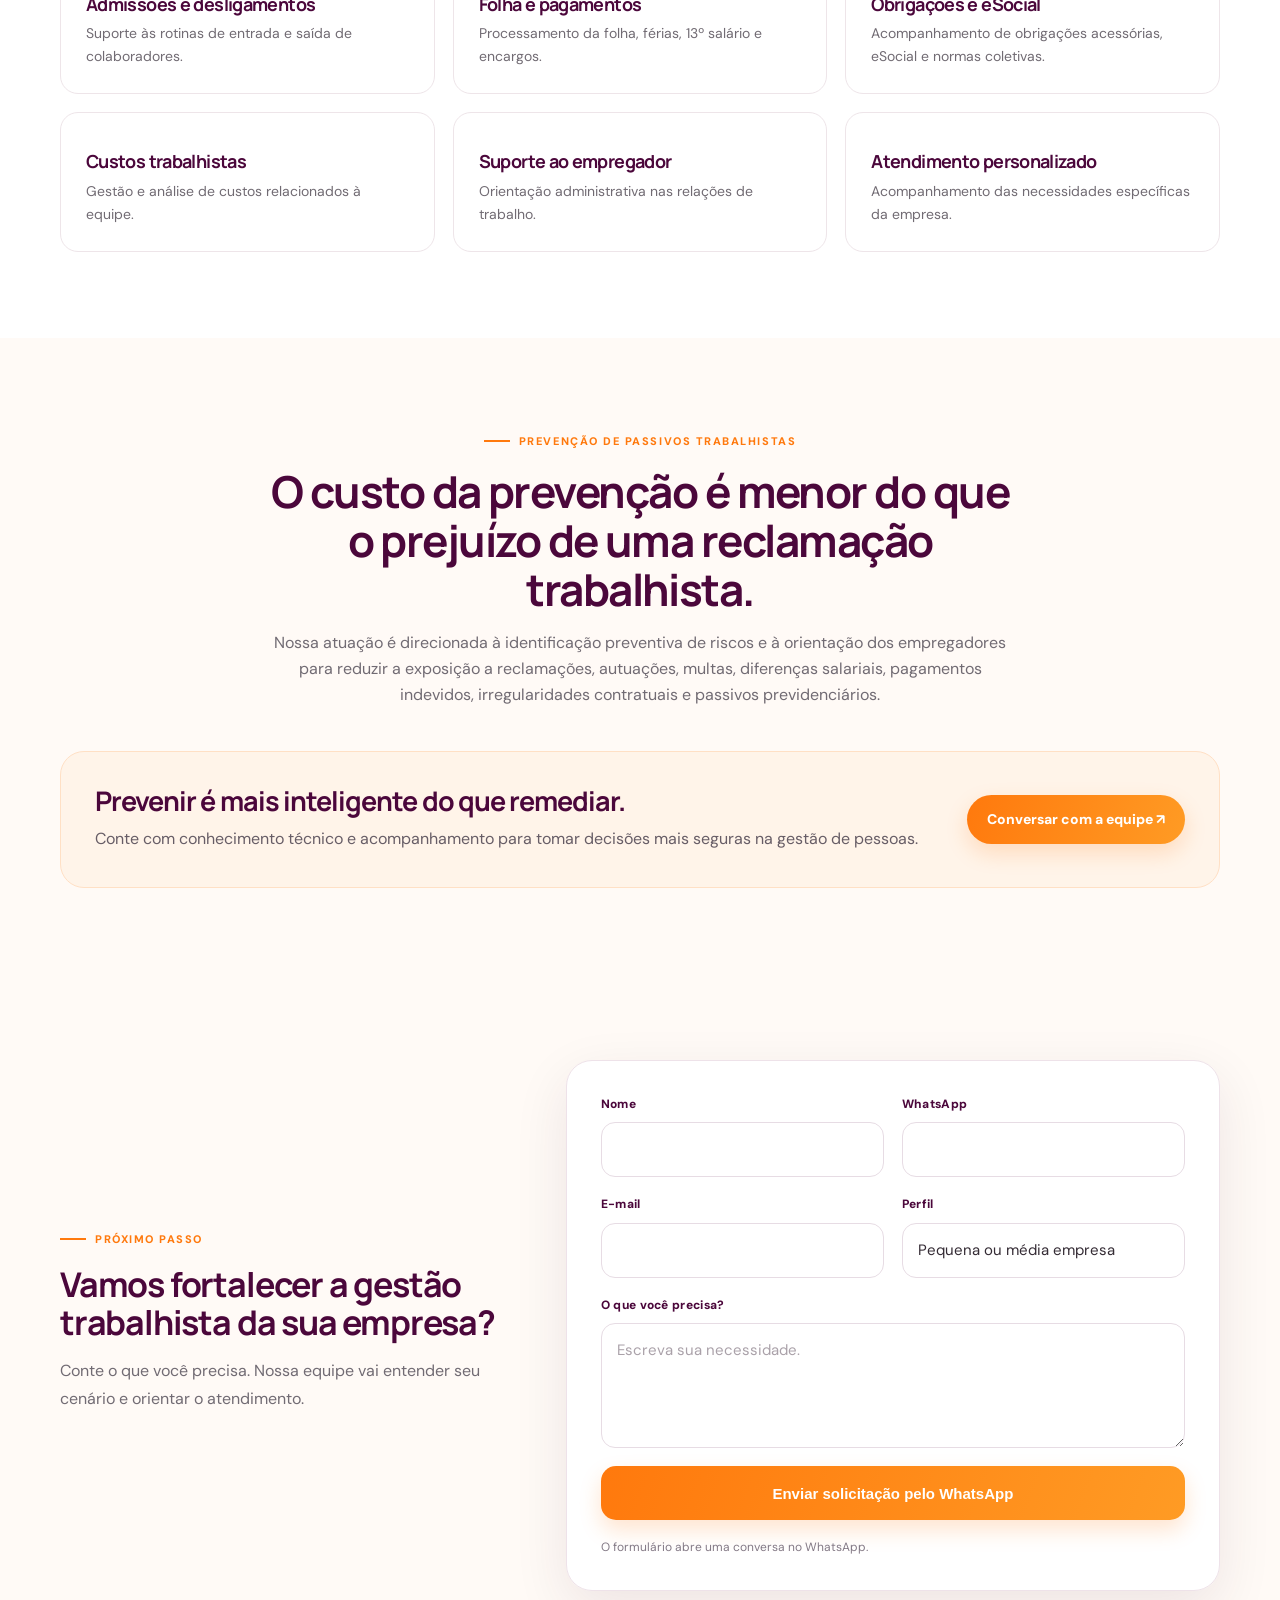
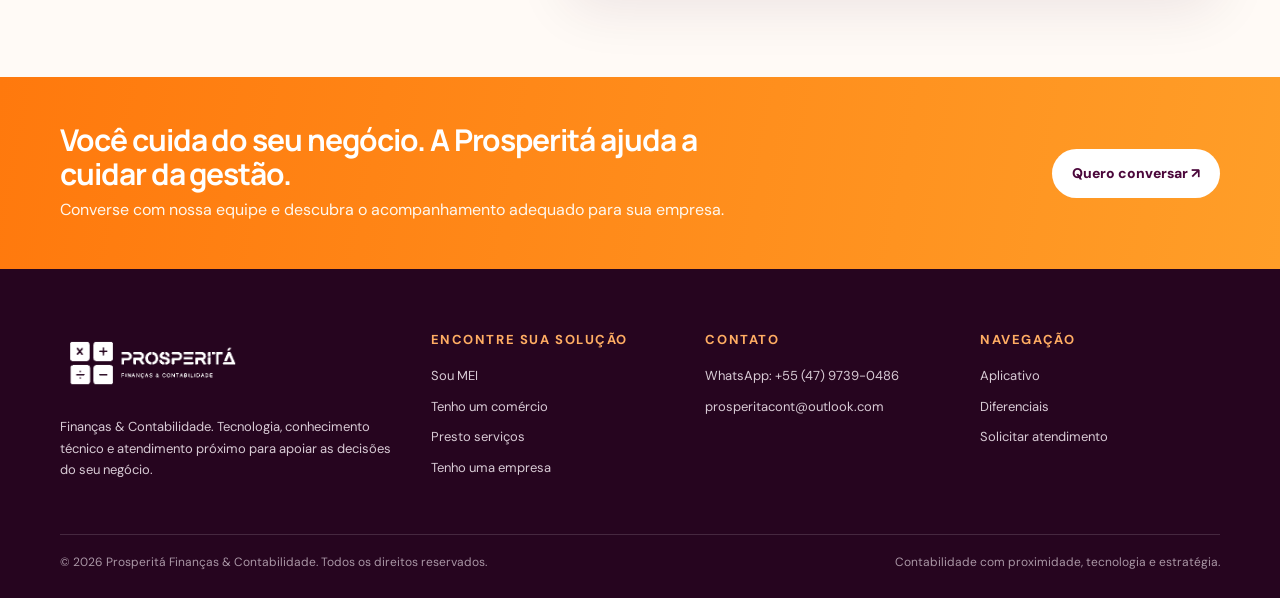
<file: empresas.html>
<!doctype html><html lang="pt-BR"><head>
<!-- Google Tag Manager -->
<script>(function(w,d,s,l,i){w[l]=w[l]||[];w[l].push({'gtm.start':
new Date().getTime(),event:'gtm.js'});var f=d.getElementsByTagName(s)[0],
j=d.createElement(s),dl=l!='dataLayer'?'&l='+l:'';j.async=true;j.src=
'https://www.googletagmanager.com/gtm.js?id='+i+dl;f.parentNode.insertBefore(j,f);
})(window,document,'script','dataLayer','GTM-WP7MRRKW');</script>
<!-- End Google Tag Manager --><meta charset="utf-8"><meta name="viewport" content="width=device-width,initial-scale=1"><meta name="description" content="Departamento Pessoal estratégico, gestão de custos trabalhistas, folha, convenções coletivas, jornadas, contratos, SST e prevenção de passivos."><title>Departamento Pessoal estratégico para empresas | Prosperitá</title><link rel="stylesheet" href="assets/style.css"><!-- Meta Pixel Code -->
<script>
!function(f,b,e,v,n,t,s)
{if(f.fbq)return;n=f.fbq=function(){n.callMethod?
n.callMethod.apply(n,arguments):n.queue.push(arguments)};
if(!f._fbq)f._fbq=n;n.push=n;n.loaded=!0;n.version='2.0';
n.queue=[];t=b.createElement(e);t.async=!0;
t.src=v;s=b.getElementsByTagName(e)[0];
s.parentNode.insertBefore(t,s)}(window, document,'script',
'https://connect.facebook.net/en_US/fbevents.js');
fbq('init', '1050565238065808');
fbq('track', 'PageView');
</script>
<!-- End Meta Pixel Code -->
</head><body>
<!-- Google Tag Manager (noscript) -->
<noscript><iframe src="https://www.googletagmanager.com/ns.html?id=GTM-WP7MRRKW"
height="0" width="0" style="display:none;visibility:hidden"></iframe></noscript>
<!-- End Google Tag Manager (noscript) -->
<!-- Meta Pixel Code (noscript) -->
<noscript><img height="1" width="1" style="display:none"
src="https://www.facebook.com/tr?id=1050565238065808&ev=PageView&noscript=1"
/></noscript>
<!-- End Meta Pixel Code (noscript) -->
<div class="topbar"><div class="container"><span>Contabilidade consultiva • Tecnologia • Inteligência tributária</span><span>Atendimento próximo para negócios que querem crescer</span></div></div><header class="site-header"><div class="container nav"><a class="brand" href="index.html"><img src="assets/logo-prosperita-header.png" alt="Prosperitá Finanças & Contabilidade"></a><button class="menu-toggle" aria-label="Abrir menu" aria-expanded="false">☰</button><nav class="nav-links"><a href="index.html">Início</a><a href="mei.html">MEI</a><a href="comercio.html">Comércio</a><a href="servicos.html">Serviços</a><a href="empresas.html">Empresas</a><a href="index.html#sobre">Sobre nós</a><a href="index.html#contato">Contato</a></nav><a class="nav-cta" href="index.html#contato">Fale com a Prosperitá ↗</a></div></header><main><section class="page-hero"><div class="container page-hero-grid"><div><div class="breadcrumbs"><a href="index.html">Início</a> / Empresas</div><div class="eyebrow">Para pequenas e médias empresas</div><h1>Seu Departamento Pessoal apenas processa a folha ou <em>protege sua empresa?</em></h1><p class="tagline">Uma gestão trabalhista eficiente vai muito além de admissões, férias, rescisões e pagamentos de salários.</p><p>Conheça o Departamento Pessoal Estratégico da Prosperitá: conhecimento técnico, prevenção de riscos trabalhistas e inteligência na gestão de pessoas.</p><a class="btn btn-orange" href="#contato">Quero fortalecer meu DP ↗</a></div><div class="visual"><div class="visual-label">Departamento Pessoal estratégico</div><h3>Nem toda empresa precisa de um DP interno. Toda empresa com funcionários precisa de gestão trabalhista eficiente.</h3><p>Tenha uma equipe especializada ao lado da sua empresa, sem manter uma estrutura interna completa.</p></div></div></section>
<section class="section"><div class="container person-grid"><img src="assets/equipe-prosperita.jpg" alt="Equipe da Prosperitá"><div><div class="eyebrow">Conhecimento e expertise</div><h2>A legislação trabalhista aplicada à realidade da sua empresa.</h2><p>À frente do Departamento Pessoal da Prosperitá está sua sócia, Joice da Luz Dantas, bacharel em Direito, pós-graduada em Direito Tributário e Previdenciário.</p><p>Com atuação direcionada à prevenção de passivos trabalhistas, à gestão de custos e à conformidade com a legislação brasileira, oferecemos assessoria especializada para apoiar decisões relacionadas às relações de trabalho.</p><p>Unimos conhecimento acadêmico, experiência prática e tecnologia para proporcionar maior segurança ao empregador.</p><p><strong style="color:var(--purple)">Cada decisão trabalhista pode gerar consequências financeiras para sua empresa.</strong></p></div></div></section>
<section class="section section-soft"><div class="container"><div class="section-head"><div class="eyebrow">Gestão estratégica de custos trabalhistas</div><h2>Você sabe quanto cada funcionário realmente custa para sua empresa?</h2><p>O custo de um funcionário vai muito além do salário registrado em carteira. Realizamos análises individualizadas para apoiar o planejamento e a tomada de decisões.</p></div><div class="content-grid"><article class="service-card"><h3>Remuneração e encargos</h3><p>Análise de salários, remunerações e encargos trabalhistas e previdenciários.</p></article><article class="service-card"><h3>Provisões</h3><p>Cálculo e acompanhamento de provisões de férias e 13º salário.</p></article><article class="service-card"><h3>Benefícios e adicionais</h3><p>Avaliação de benefícios, horas extras e adicionais.</p></article><article class="service-card"><h3>Saúde e segurança</h3><p>Consideração dos custos com saúde e segurança do trabalho.</p></article><article class="service-card"><h3>Projeções rescisórias</h3><p>Projeção de custos rescisórios e avaliação de impactos.</p></article><article class="service-card"><h3>Custo efetivo por funcionário</h3><p>Visão mensal e anual do custo de cada colaborador.</p></article><article class="service-card"><h3>Novas contratações</h3><p>Avaliação dos impactos financeiros de novas contratações.</p></article><article class="service-card"><h3>Reajustes e alterações</h3><p>Análise dos impactos de reajustes salariais e alterações contratuais.</p></article></div></div></section>
<section class="section"><div class="container"><div class="section-head"><div class="eyebrow">Folha e convenções coletivas</div><h2>Sua empresa está pagando exatamente o que determina a legislação?</h2><p>Analisamos a folha de pagamento considerando a legislação trabalhista e as Convenções e Acordos Coletivos de Trabalho aplicáveis à categoria.</p></div><div class="content-grid"><article class="service-card"><h3>Pisos e reajustes</h3><p>Pisos salariais e reajustes sindicais.</p></article><article class="service-card"><h3>Jornada e adicionais</h3><p>Percentuais de horas extras, adicional noturno, insalubridade e periculosidade.</p></article><article class="service-card"><h3>Benefícios e remunerações</h3><p>Benefícios previstos em convenções, DSR, gratificações e comissões.</p></article><article class="service-card"><h3>Descontos e verbas</h3><p>Análise de descontos e verbas trabalhistas.</p></article><article class="service-card"><h3>Conferência de pagamentos</h3><p>Identificação de pagamentos incorretos e acompanhamento das alterações das normas coletivas.</p></article></div></div></section>
<section class="section section-soft"><div class="container"><div class="section-head"><div class="eyebrow">Contratações e modalidades de trabalho</div><h2>Contratar da forma correta é o primeiro passo para evitar problemas trabalhistas.</h2><p>Avaliamos modalidades de contratação considerando a atividade, a necessidade operacional e os requisitos legais.</p></div><div class="content-grid"><article class="service-card"><h3>Contratos CLT</h3><p>Mensalista, horista, experiência, prazo determinado, intermitente e tempo parcial.</p></article><article class="service-card"><h3>Prestação de serviços</h3><p>Avaliação de prestação de serviços por MEI e pessoa jurídica.</p></article><article class="service-card"><h3>Autônomos e freelancers</h3><p>Orientação sobre contratação de profissionais autônomos e freelancers.</p></article><article class="service-card"><h3>Comparativos de custos</h3><p>Comparativos de custos entre modalidades de contratação.</p></article><article class="service-card"><h3>Formalização e riscos</h3><p>Suporte na formalização, observando particularidades da relação de trabalho e riscos de reconhecimento de vínculo.</p></article></div></div></section>
<section class="section"><div class="container"><div class="section-head"><div class="eyebrow">Jornada de trabalho e banco de horas</div><h2>Uma jornada mal administrada pode custar caro para sua empresa.</h2><p>Organização das jornadas para buscar eficiência operacional, controle de custos e conformidade com a legislação.</p></div><div class="content-grid"><article class="service-card"><h3>Banco de horas</h3><p>Implantação e regulamentação de banco de horas.</p></article><article class="service-card"><h3>Escalas e jornadas</h3><p>Elaboração de escalas e análise de jornadas 5x2, 6x1 e 12x36.</p></article><article class="service-card"><h3>Registros de ponto</h3><p>Análise dos registros de ponto e controle de horas extras.</p></article><article class="service-card"><h3>Intervalos e compensações</h3><p>Intervalos intrajornada e interjornada e compensação de jornadas.</p></article><article class="service-card"><h3>Domingos, feriados e equipes</h3><p>Orientação sobre trabalho aos domingos e feriados e dimensionamento de equipes.</p></article></div></div></section>
<section class="section section-soft"><div class="container"><div class="section-head"><div class="eyebrow">Gestão disciplinar e relações trabalhistas</div><h2>Sua empresa sabe como agir diante de uma infração cometida por um funcionário?</h2><p>Decisões tomadas sem critérios técnicos, documentação adequada e observância da legislação podem resultar em reclamações trabalhistas.</p></div><div class="content-grid"><article class="service-card"><h3>Medidas disciplinares</h3><p>Orientação sobre advertências verbais e escritas e suspensões disciplinares.</p></article><article class="service-card"><h3>Faltas e atrasos</h3><p>Orientação sobre faltas e atrasos injustificados, atestados e afastamentos.</p></article><article class="service-card"><h3>Ocorrências e abandono</h3><p>Procedimentos em situações de abandono de emprego e documentação de ocorrências.</p></article><article class="service-card"><h3>Desligamentos e justa causa</h3><p>Procedimentos relacionados a desligamentos e justa causa.</p></article><article class="service-card"><h3>Normas internas</h3><p>Implantação de normas e procedimentos internos.</p></article></div></div></section>
<section class="section"><div class="container"><div class="section-head"><div class="eyebrow">Contratos e alterações contratuais</div><h2>Não permita que a falta de documentação se transforme em um passivo trabalhista.</h2><p>Auxiliamos na formalização e organização dos documentos relacionados às relações de trabalho.</p></div><div class="content-grid"><article class="service-card"><h3>Contratos e aditivos</h3><p>Formalização de contratos de trabalho e termos aditivos.</p></article><article class="service-card"><h3>Alterações contratuais</h3><p>Alterações de cargos, funções, jornadas e salários.</p></article><article class="service-card"><h3>Acordos e termos</h3><p>Acordos individuais de compensação, termos de responsabilidade e ciência.</p></article><article class="service-card"><h3>Regulamentos e documentos</h3><p>Regulamentos internos e documentação administrativa trabalhista.</p></article><article class="service-card"><h3>Prestação de serviços</h3><p>Suporte à formalização de contratos de prestação de serviços.</p></article></div><p class="disclaimer">Demandas que exijam atuação jurídica contenciosa ou parecer jurídico específico devem ser encaminhadas à assessoria jurídica habilitada.</p></div></section>
<section class="section section-soft"><div class="container"><div class="section-head"><div class="eyebrow">Saúde e segurança do trabalho</div><h2>Segurança do trabalho é proteção para sua empresa e seus funcionários.</h2><p>Orientamos os empregadores sobre responsabilidades relacionadas à saúde e segurança ocupacional, em conjunto com profissionais técnicos habilitados.</p></div><div class="content-grid"><article class="service-card"><h3>Programas e laudos</h3><p>PGR, PCMSO e LTCAT, com profissionais habilitados.</p></article><article class="service-card"><h3>Exames e ASO</h3><p>Exames ocupacionais e Atestado de Saúde Ocupacional.</p></article><article class="service-card"><h3>EPIs e NRs</h3><p>Entrega e controle de EPIs e obrigações relacionadas às Normas Regulamentadoras.</p></article><article class="service-card"><h3>Riscos ocupacionais</h3><p>Insalubridade, periculosidade e orientação sobre riscos psicossociais ocupacionais.</p></article><article class="service-card"><h3>CAT e eSocial</h3><p>Comunicação de Acidente de Trabalho, eventos de SST no eSocial e afastamentos previdenciários.</p></article></div></div></section>
<section class="section"><div class="container"><div class="section-head"><div class="eyebrow">Um DP parceiro da sua empresa</div><h2>Tenha suporte especializado para as rotinas de pessoal, sem precisar manter uma estrutura interna completa.</h2></div><div class="feature-grid"><article class="feature"><h3>Admissões e desligamentos</h3><p>Suporte às rotinas de entrada e saída de colaboradores.</p></article><article class="feature"><h3>Folha e pagamentos</h3><p>Processamento da folha, férias, 13º salário e encargos.</p></article><article class="feature"><h3>Obrigações e eSocial</h3><p>Acompanhamento de obrigações acessórias, eSocial e normas coletivas.</p></article><article class="feature"><h3>Custos trabalhistas</h3><p>Gestão e análise de custos relacionados à equipe.</p></article><article class="feature"><h3>Suporte ao empregador</h3><p>Orientação administrativa nas relações de trabalho.</p></article><article class="feature"><h3>Atendimento personalizado</h3><p>Acompanhamento das necessidades específicas da empresa.</p></article></div></div></section>
<section class="section section-soft"><div class="container"><div class="section-head"><div class="eyebrow">Prevenção de passivos trabalhistas</div><h2>O custo da prevenção é menor do que o prejuízo de uma reclamação trabalhista.</h2><p>Nossa atuação é direcionada à identificação preventiva de riscos e à orientação dos empregadores para reduzir a exposição a reclamações, autuações, multas, diferenças salariais, pagamentos indevidos, irregularidades contratuais e passivos previdenciários.</p></div><div class="callout"><div><h2>Prevenir é mais inteligente do que remediar.</h2><p>Conte com conhecimento técnico e acompanhamento para tomar decisões mais seguras na gestão de pessoas.</p></div><a class="btn btn-orange" href="#contato">Conversar com a equipe ↗</a></div></div></section><section class="section section-soft" id="contato"><div class="container" style="display:grid;grid-template-columns:.8fr 1.2fr;gap:35px;align-items:center"><div><div class="eyebrow">Próximo passo</div><h2 style="font-size:34px;color:var(--purple);margin:0 0 12px">Vamos fortalecer a gestão trabalhista da sua empresa?</h2><p style="color:var(--muted)">Conte o que você precisa. Nossa equipe vai entender seu cenário e orientar o atendimento.</p></div><form class="form-wrap" data-wa-form><div class="form-grid"><div class="field"><label>Nome</label><input name="nome" required></div><div class="field"><label>WhatsApp</label><input name="telefone" required></div><div class="field"><label>E-mail</label><input name="email" type="email"></div><div class="field"><label>Perfil</label><input name="perfil" value="Pequena ou média empresa" readonly></div><div class="field full"><label>O que você precisa?</label><textarea name="mensagem" placeholder="Escreva sua necessidade."></textarea></div><div class="field full"><button class="btn btn-orange" type="submit">Enviar solicitação pelo WhatsApp</button><span class="form-note">O formulário abre uma conversa no WhatsApp.</span></div></div></form></div></section></main><section class="quote-band"><div class="container"><div><h2>Você cuida do seu negócio. A Prosperitá ajuda a cuidar da gestão.</h2><p>Converse com nossa equipe e descubra o acompanhamento adequado para sua empresa.</p></div><a class="btn" href="index.html#contato">Quero conversar ↗</a></div></section><footer class="footer"><div class="container"><div class="footer-grid"><div><img class="footer-logo" src="assets/logo-prosperita.png" alt="Prosperitá"><p>Finanças & Contabilidade. Tecnologia, conhecimento técnico e atendimento próximo para apoiar as decisões do seu negócio.</p></div><div><h4>Encontre sua solução</h4><div class="footer-links"><a href="mei.html">Sou MEI</a><a href="comercio.html">Tenho um comércio</a><a href="servicos.html">Presto serviços</a><a href="empresas.html">Tenho uma empresa</a></div></div><div><h4>Contato</h4><div class="footer-links"><a href="https://wa.me/554797390486?text=Ol%C3%A1%21%20Encontrei%20a%20Prosperit%C3%A1%20pelo%20site%20e%20gostaria%20de%20informa%C3%A7%C3%B5es%20sobre%20os%20servi%C3%A7os.%20Origem%3A%20Site%20Prosperit%C3%A1." target="_blank" rel="noopener">WhatsApp: +55 (47) 9739-0486</a><a href="mailto:prosperitacont@outlook.com">prosperitacont@outlook.com</a></div></div><div><h4>Navegação</h4><div class="footer-links"><a href="index.html#aplicativo">Aplicativo</a><a href="index.html#diferenciais">Diferenciais</a><a href="index.html#contato">Solicitar atendimento</a></div></div></div><div class="copyright"><span>© <span data-year></span> Prosperitá Finanças & Contabilidade. Todos os direitos reservados.</span><span>Contabilidade com proximidade, tecnologia e estratégia.</span></div></div></footer><a class="whatsapp-float" href="https://wa.me/554797390486?text=Ol%C3%A1%21%20Encontrei%20a%20Prosperit%C3%A1%20pelo%20site%20e%20gostaria%20de%20informa%C3%A7%C3%B5es%20sobre%20os%20servi%C3%A7os.%20Origem%3A%20Site%20Prosperit%C3%A1." target="_blank" rel="noopener"><span class="wa-float-icon" aria-hidden="true">↗</span><span class="wa-float-label">Converse com a gente</span></a><script src="assets/site.js"></script></body></html>
</file>
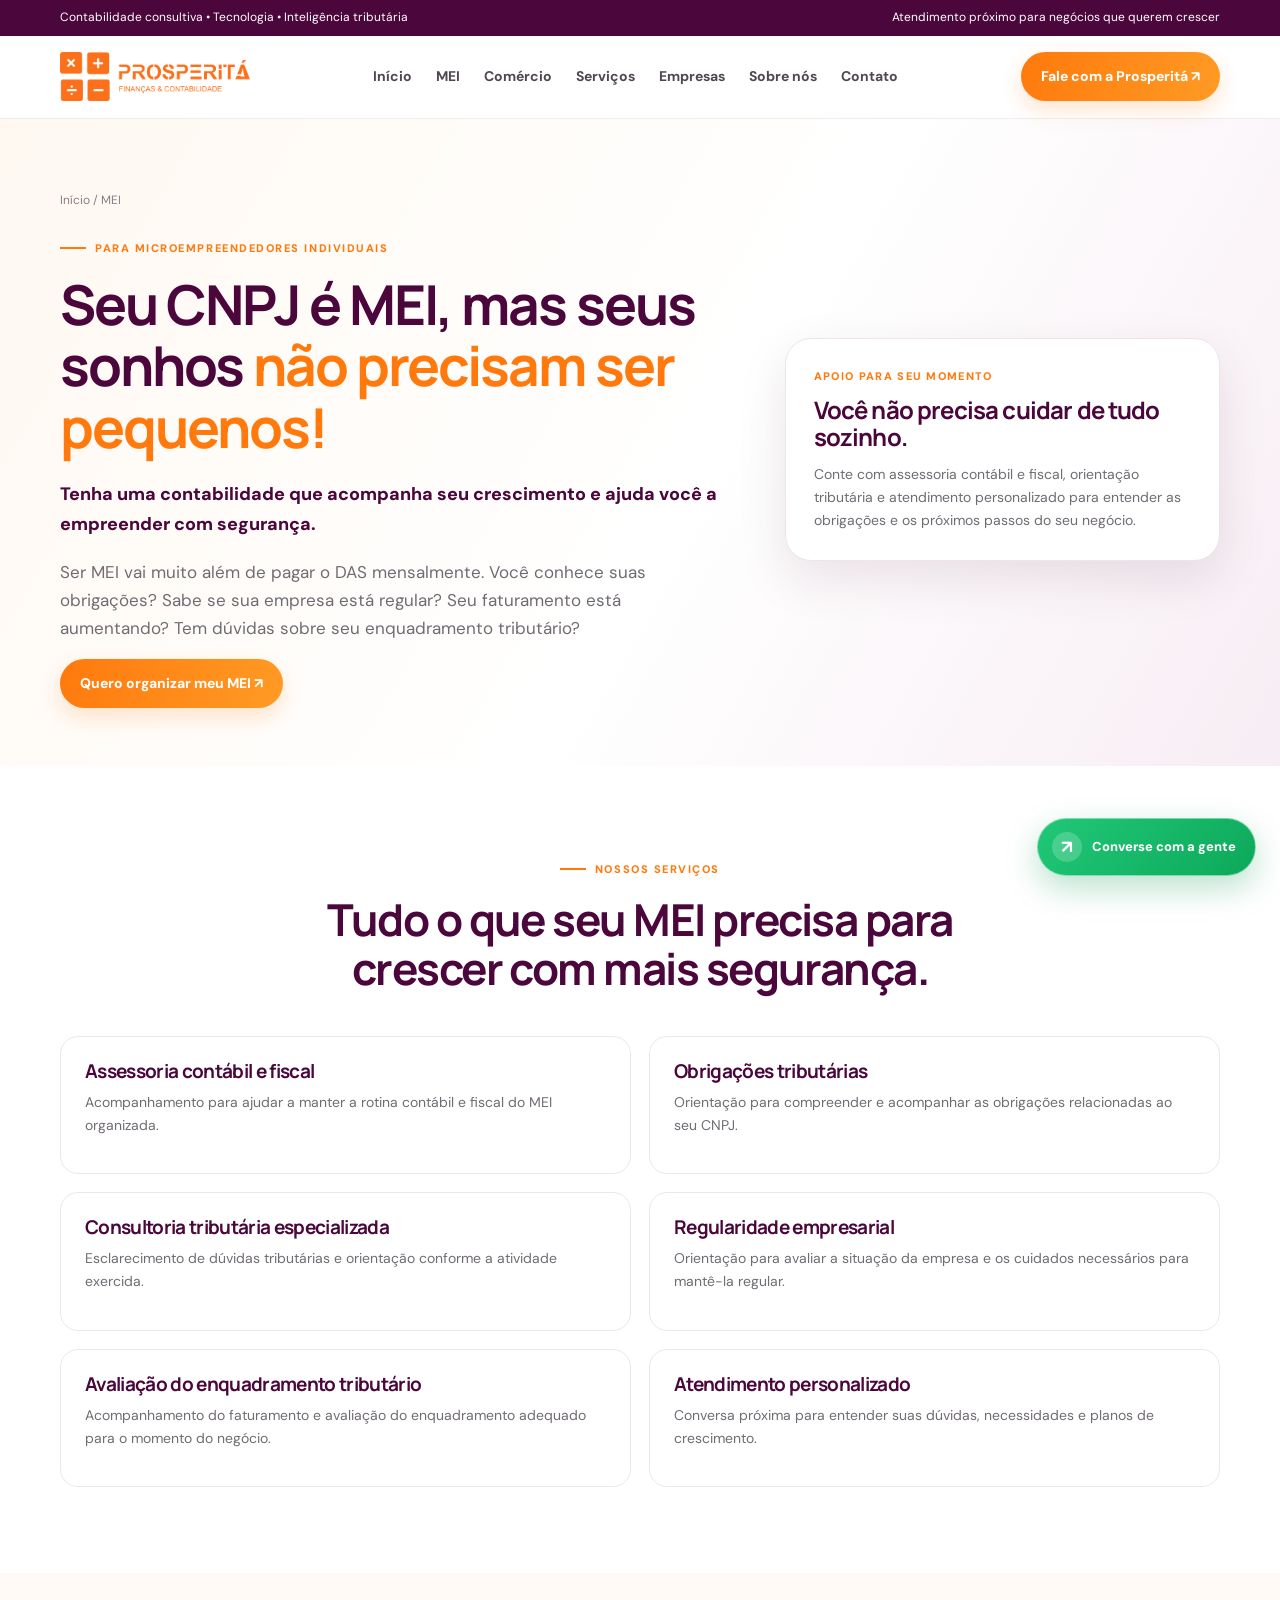
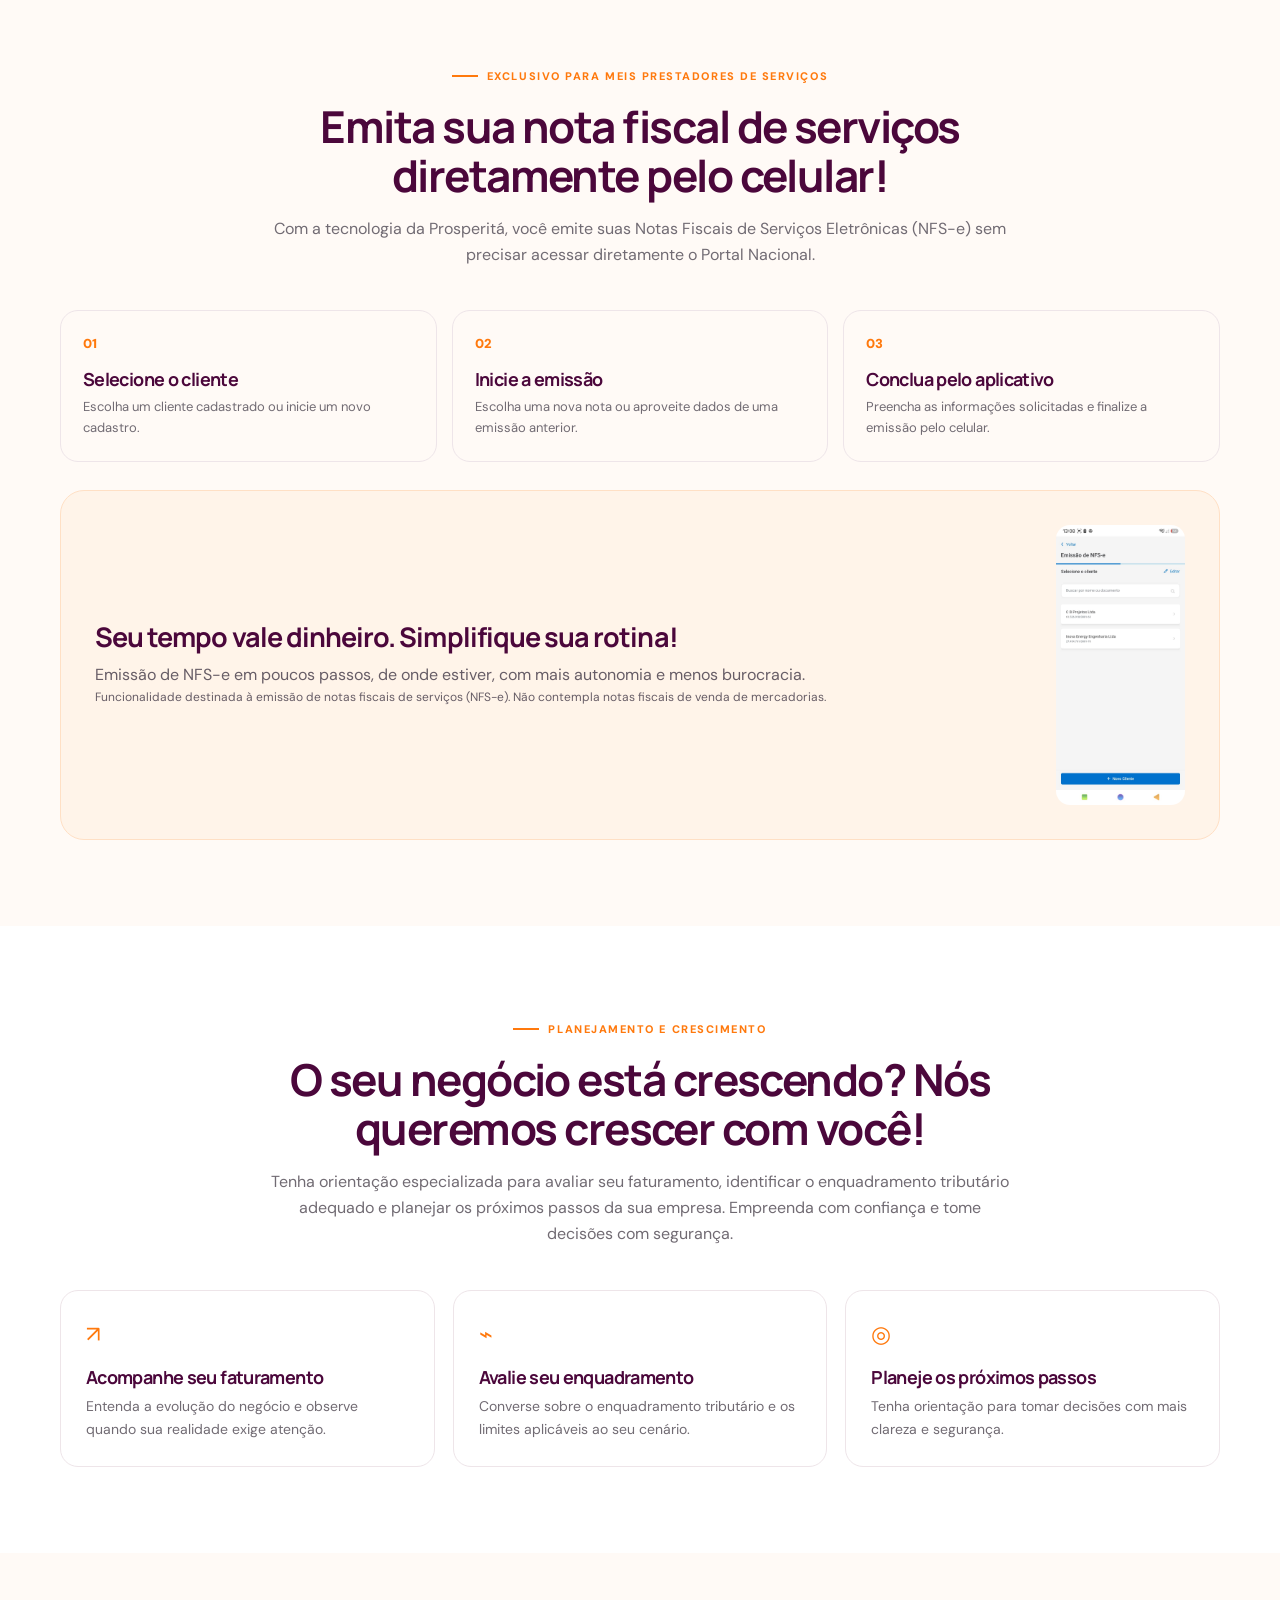
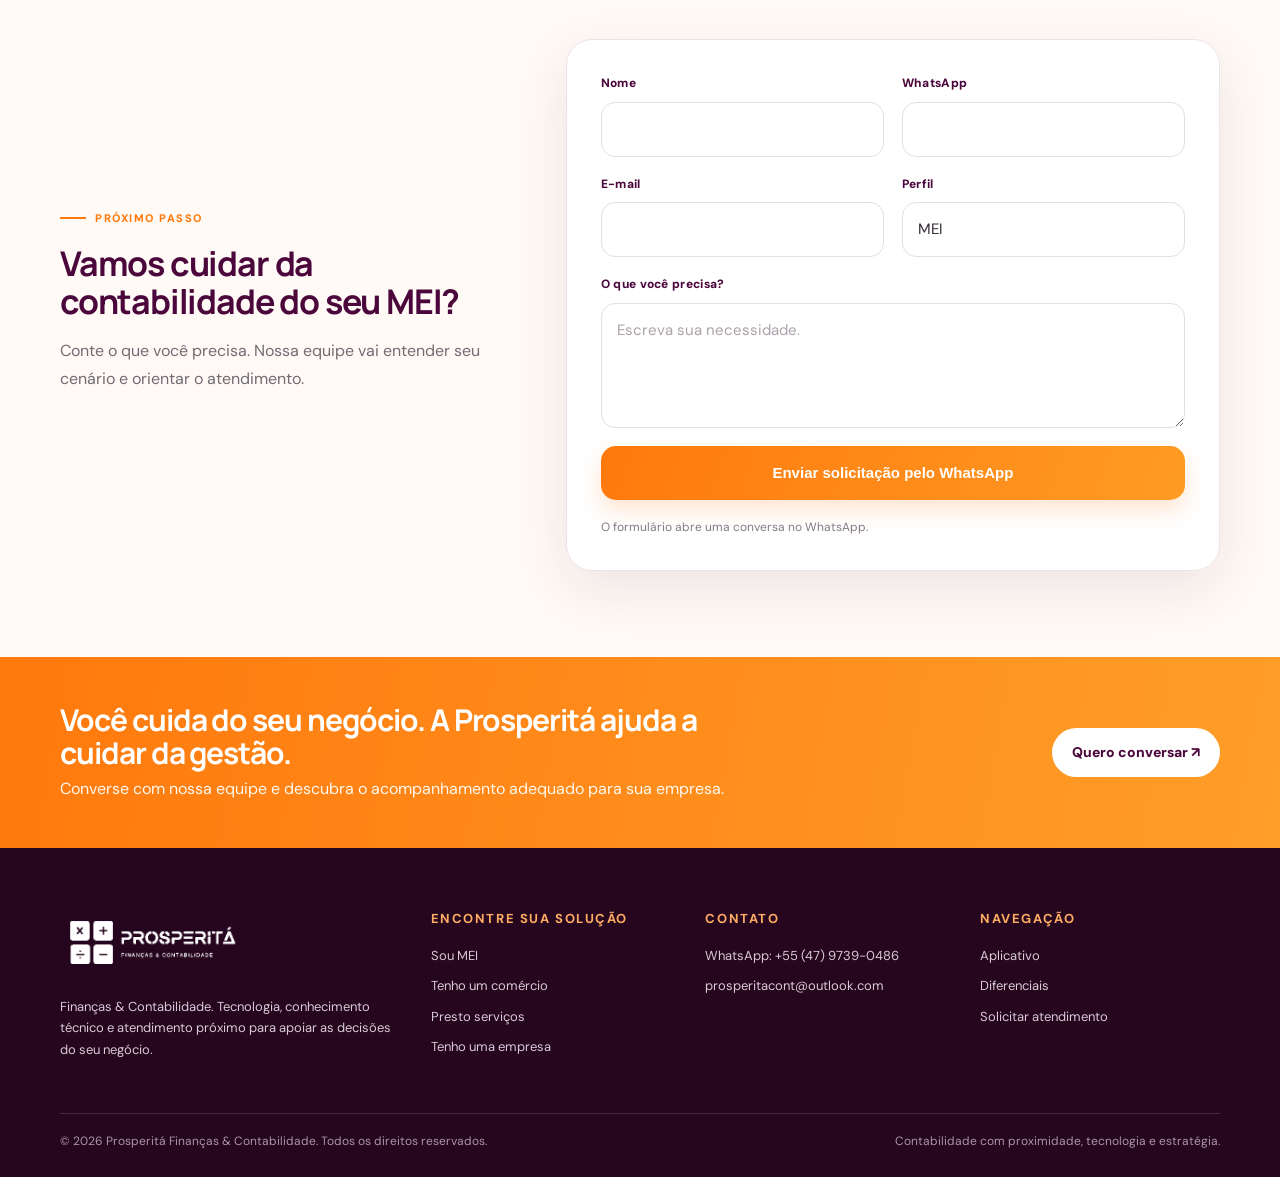
<file: mei.html>
<!doctype html><html lang="pt-BR"><head>
<!-- Google Tag Manager -->
<script>(function(w,d,s,l,i){w[l]=w[l]||[];w[l].push({'gtm.start':
new Date().getTime(),event:'gtm.js'});var f=d.getElementsByTagName(s)[0],
j=d.createElement(s),dl=l!='dataLayer'?'&l='+l:'';j.async=true;j.src=
'https://www.googletagmanager.com/gtm.js?id='+i+dl;f.parentNode.insertBefore(j,f);
})(window,document,'script','dataLayer','GTM-WP7MRRKW');</script>
<!-- End Google Tag Manager --><meta charset="utf-8"><meta name="viewport" content="width=device-width,initial-scale=1"><meta name="description" content="Assessoria contábil e fiscal para MEI, orientação tributária, regularidade empresarial, planejamento e emissão simplificada de NFS-e para prestadores."><title>Contabilidade para MEI | Prosperitá</title><link rel="stylesheet" href="assets/style.css"><!-- Meta Pixel Code -->
<script>
!function(f,b,e,v,n,t,s)
{if(f.fbq)return;n=f.fbq=function(){n.callMethod?
n.callMethod.apply(n,arguments):n.queue.push(arguments)};
if(!f._fbq)f._fbq=n;n.push=n;n.loaded=!0;n.version='2.0';
n.queue=[];t=b.createElement(e);t.async=!0;
t.src=v;s=b.getElementsByTagName(e)[0];
s.parentNode.insertBefore(t,s)}(window, document,'script',
'https://connect.facebook.net/en_US/fbevents.js');
fbq('init', '1050565238065808');
fbq('track', 'PageView');
</script>
<!-- End Meta Pixel Code -->
</head><body>
<!-- Google Tag Manager (noscript) -->
<noscript><iframe src="https://www.googletagmanager.com/ns.html?id=GTM-WP7MRRKW"
height="0" width="0" style="display:none;visibility:hidden"></iframe></noscript>
<!-- End Google Tag Manager (noscript) -->
<!-- Meta Pixel Code (noscript) -->
<noscript><img height="1" width="1" style="display:none"
src="https://www.facebook.com/tr?id=1050565238065808&ev=PageView&noscript=1"
/></noscript>
<!-- End Meta Pixel Code (noscript) -->
<div class="topbar"><div class="container"><span>Contabilidade consultiva • Tecnologia • Inteligência tributária</span><span>Atendimento próximo para negócios que querem crescer</span></div></div><header class="site-header"><div class="container nav"><a class="brand" href="index.html"><img src="assets/logo-prosperita-header.png" alt="Prosperitá Finanças & Contabilidade"></a><button class="menu-toggle" aria-label="Abrir menu" aria-expanded="false">☰</button><nav class="nav-links"><a href="index.html">Início</a><a href="mei.html">MEI</a><a href="comercio.html">Comércio</a><a href="servicos.html">Serviços</a><a href="empresas.html">Empresas</a><a href="index.html#sobre">Sobre nós</a><a href="index.html#contato">Contato</a></nav><a class="nav-cta" href="index.html#contato">Fale com a Prosperitá ↗</a></div></header><main><section class="page-hero"><div class="container page-hero-grid"><div><div class="breadcrumbs"><a href="index.html">Início</a> / MEI</div><div class="eyebrow">Para microempreendedores individuais</div><h1>Seu CNPJ é MEI, mas seus sonhos <em>não precisam ser pequenos!</em></h1><p class="tagline">Tenha uma contabilidade que acompanha seu crescimento e ajuda você a empreender com segurança.</p><p>Ser MEI vai muito além de pagar o DAS mensalmente. Você conhece suas obrigações? Sabe se sua empresa está regular? Seu faturamento está aumentando? Tem dúvidas sobre seu enquadramento tributário?</p><a class="btn btn-orange" href="#contato">Quero organizar meu MEI ↗</a></div><div class="visual"><div class="visual-label">Apoio para seu momento</div><h3>Você não precisa cuidar de tudo sozinho.</h3><p>Conte com assessoria contábil e fiscal, orientação tributária e atendimento personalizado para entender as obrigações e os próximos passos do seu negócio.</p></div></div></section>
<section class="section"><div class="container"><div class="section-head"><div class="eyebrow">Nossos serviços</div><h2>Tudo o que seu MEI precisa para crescer com mais segurança.</h2></div><div class="content-grid"><article class="service-card"><h3>Assessoria contábil e fiscal</h3><p>Acompanhamento para ajudar a manter a rotina contábil e fiscal do MEI organizada.</p></article><article class="service-card"><h3>Obrigações tributárias</h3><p>Orientação para compreender e acompanhar as obrigações relacionadas ao seu CNPJ.</p></article><article class="service-card"><h3>Consultoria tributária especializada</h3><p>Esclarecimento de dúvidas tributárias e orientação conforme a atividade exercida.</p></article><article class="service-card"><h3>Regularidade empresarial</h3><p>Orientação para avaliar a situação da empresa e os cuidados necessários para mantê-la regular.</p></article><article class="service-card"><h3>Avaliação do enquadramento tributário</h3><p>Acompanhamento do faturamento e avaliação do enquadramento adequado para o momento do negócio.</p></article><article class="service-card"><h3>Atendimento personalizado</h3><p>Conversa próxima para entender suas dúvidas, necessidades e planos de crescimento.</p></article></div></div></section>
<section class="section section-soft"><div class="container"><div class="section-head"><div class="eyebrow">Exclusivo para MEIs prestadores de serviços</div><h2>Emita sua nota fiscal de serviços diretamente pelo celular!</h2><p>Com a tecnologia da Prosperitá, você emite suas Notas Fiscais de Serviços Eletrônicas (NFS-e) sem precisar acessar diretamente o Portal Nacional.</p></div><div class="steps"><article class="step"><h3>Selecione o cliente</h3><p>Escolha um cliente cadastrado ou inicie um novo cadastro.</p></article><article class="step"><h3>Inicie a emissão</h3><p>Escolha uma nova nota ou aproveite dados de uma emissão anterior.</p></article><article class="step"><h3>Conclua pelo aplicativo</h3><p>Preencha as informações solicitadas e finalize a emissão pelo celular.</p></article></div><div class="callout" style="margin-top:28px"><div><h2>Seu tempo vale dinheiro. Simplifique sua rotina!</h2><p>Emissão de NFS-e em poucos passos, de onde estiver, com mais autonomia e menos burocracia.</p><p class="disclaimer">Funcionalidade destinada à emissão de notas fiscais de serviços (NFS-e). Não contempla notas fiscais de venda de mercadorias.</p></div><img src="assets/app-invoice-steps.jpg" alt="Tela de seleção do cliente na emissão de NFS-e" style="height:280px;width:auto;border-radius:14px;justify-self:center"></div></div></section>
<section class="section"><div class="container"><div class="section-head"><div class="eyebrow">Planejamento e crescimento</div><h2>O seu negócio está crescendo? Nós queremos crescer com você!</h2><p>Tenha orientação especializada para avaliar seu faturamento, identificar o enquadramento tributário adequado e planejar os próximos passos da sua empresa. Empreenda com confiança e tome decisões com segurança.</p></div><div class="feature-grid"><article class="feature"><div class="mini-icon">↗</div><h3>Acompanhe seu faturamento</h3><p>Entenda a evolução do negócio e observe quando sua realidade exige atenção.</p></article><article class="feature"><div class="mini-icon">⌁</div><h3>Avalie seu enquadramento</h3><p>Converse sobre o enquadramento tributário e os limites aplicáveis ao seu cenário.</p></article><article class="feature"><div class="mini-icon">◎</div><h3>Planeje os próximos passos</h3><p>Tenha orientação para tomar decisões com mais clareza e segurança.</p></article></div></div></section><section class="section section-soft" id="contato"><div class="container" style="display:grid;grid-template-columns:.8fr 1.2fr;gap:35px;align-items:center"><div><div class="eyebrow">Próximo passo</div><h2 style="font-size:34px;color:var(--purple);margin:0 0 12px">Vamos cuidar da contabilidade do seu MEI?</h2><p style="color:var(--muted)">Conte o que você precisa. Nossa equipe vai entender seu cenário e orientar o atendimento.</p></div><form class="form-wrap" data-wa-form><div class="form-grid"><div class="field"><label>Nome</label><input name="nome" required></div><div class="field"><label>WhatsApp</label><input name="telefone" required></div><div class="field"><label>E-mail</label><input name="email" type="email"></div><div class="field"><label>Perfil</label><input name="perfil" value="MEI" readonly></div><div class="field full"><label>O que você precisa?</label><textarea name="mensagem" placeholder="Escreva sua necessidade."></textarea></div><div class="field full"><button class="btn btn-orange" type="submit">Enviar solicitação pelo WhatsApp</button><span class="form-note">O formulário abre uma conversa no WhatsApp.</span></div></div></form></div></section></main><section class="quote-band"><div class="container"><div><h2>Você cuida do seu negócio. A Prosperitá ajuda a cuidar da gestão.</h2><p>Converse com nossa equipe e descubra o acompanhamento adequado para sua empresa.</p></div><a class="btn" href="index.html#contato">Quero conversar ↗</a></div></section><footer class="footer"><div class="container"><div class="footer-grid"><div><img class="footer-logo" src="assets/logo-prosperita.png" alt="Prosperitá"><p>Finanças & Contabilidade. Tecnologia, conhecimento técnico e atendimento próximo para apoiar as decisões do seu negócio.</p></div><div><h4>Encontre sua solução</h4><div class="footer-links"><a href="mei.html">Sou MEI</a><a href="comercio.html">Tenho um comércio</a><a href="servicos.html">Presto serviços</a><a href="empresas.html">Tenho uma empresa</a></div></div><div><h4>Contato</h4><div class="footer-links"><a href="https://wa.me/554797390486?text=Ol%C3%A1%21%20Encontrei%20a%20Prosperit%C3%A1%20pelo%20site%20e%20gostaria%20de%20informa%C3%A7%C3%B5es%20sobre%20os%20servi%C3%A7os.%20Origem%3A%20Site%20Prosperit%C3%A1." target="_blank" rel="noopener">WhatsApp: +55 (47) 9739-0486</a><a href="mailto:prosperitacont@outlook.com">prosperitacont@outlook.com</a></div></div><div><h4>Navegação</h4><div class="footer-links"><a href="index.html#aplicativo">Aplicativo</a><a href="index.html#diferenciais">Diferenciais</a><a href="index.html#contato">Solicitar atendimento</a></div></div></div><div class="copyright"><span>© <span data-year></span> Prosperitá Finanças & Contabilidade. Todos os direitos reservados.</span><span>Contabilidade com proximidade, tecnologia e estratégia.</span></div></div></footer><a class="whatsapp-float" href="https://wa.me/554797390486?text=Ol%C3%A1%21%20Encontrei%20a%20Prosperit%C3%A1%20pelo%20site%20e%20gostaria%20de%20informa%C3%A7%C3%B5es%20sobre%20os%20servi%C3%A7os.%20Origem%3A%20Site%20Prosperit%C3%A1." target="_blank" rel="noopener"><span class="wa-float-icon" aria-hidden="true">↗</span><span class="wa-float-label">Converse com a gente</span></a><script src="assets/site.js"></script></body></html>
</file>
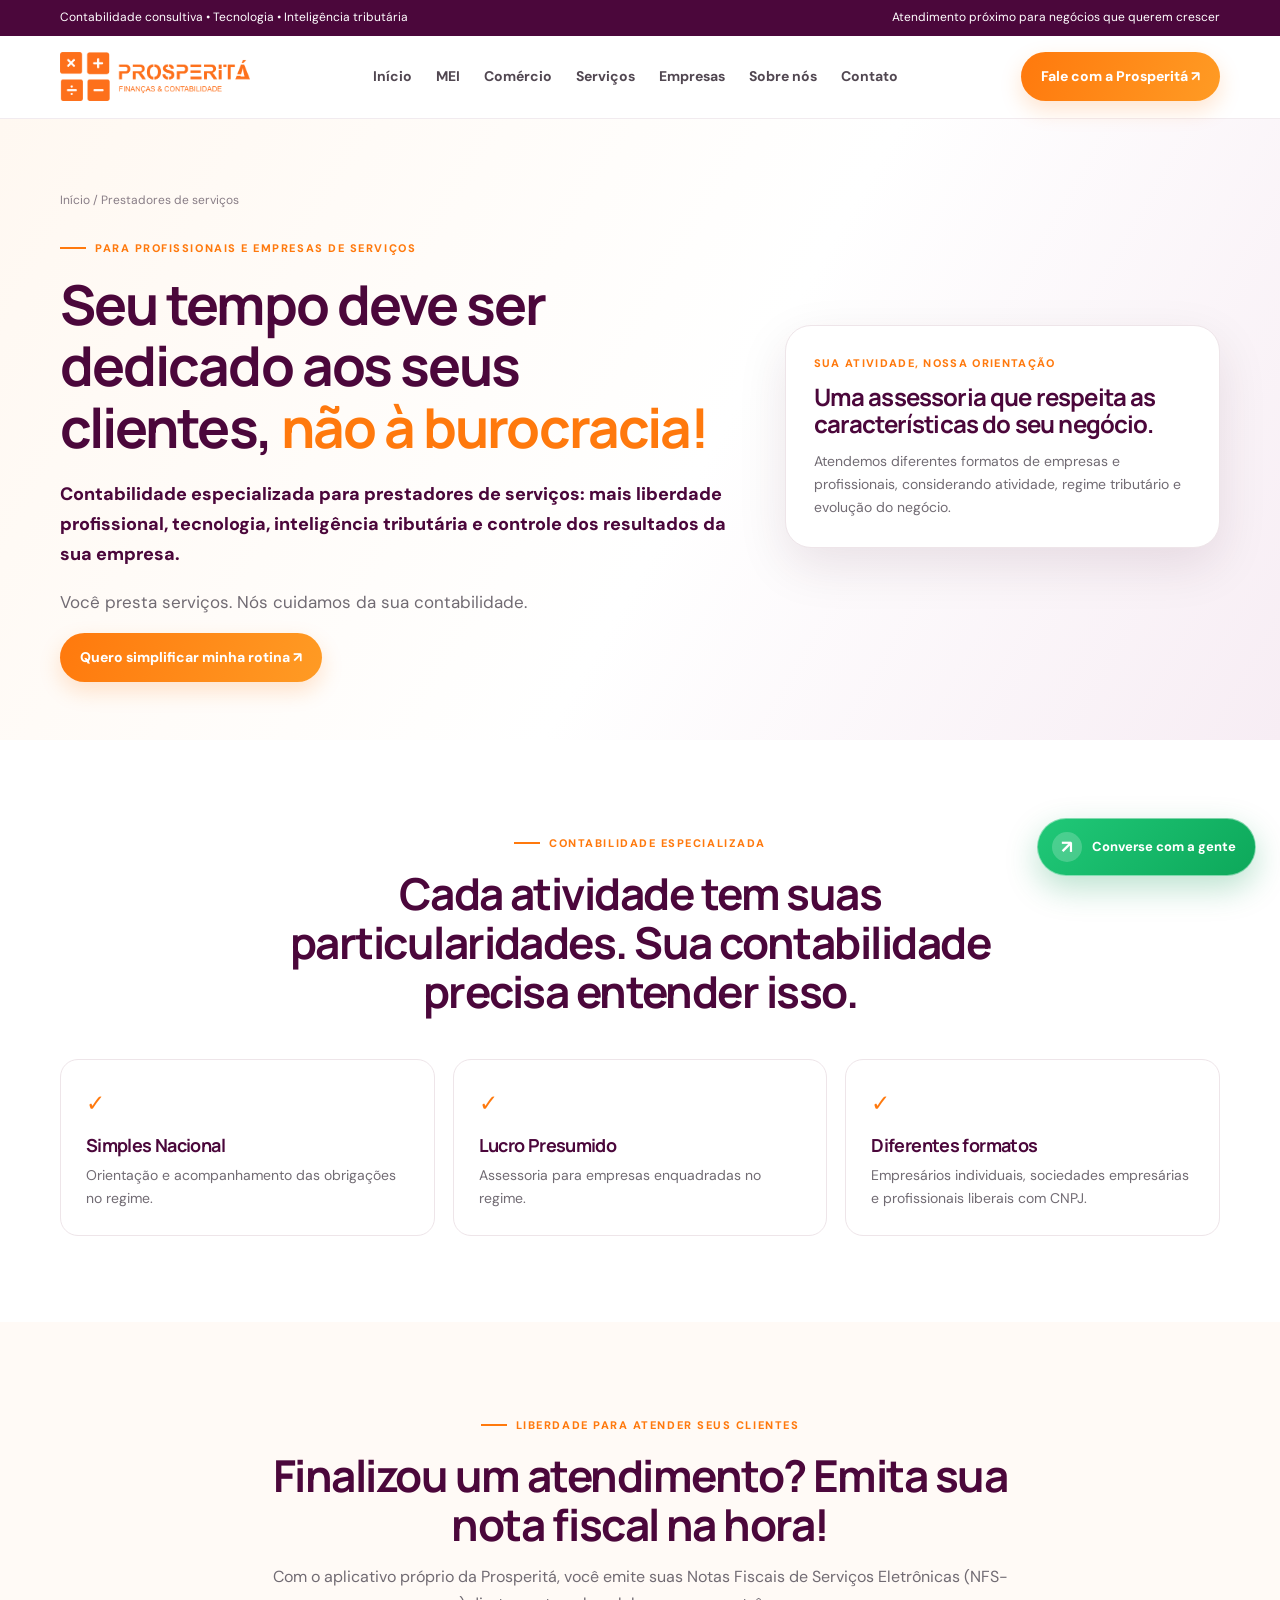
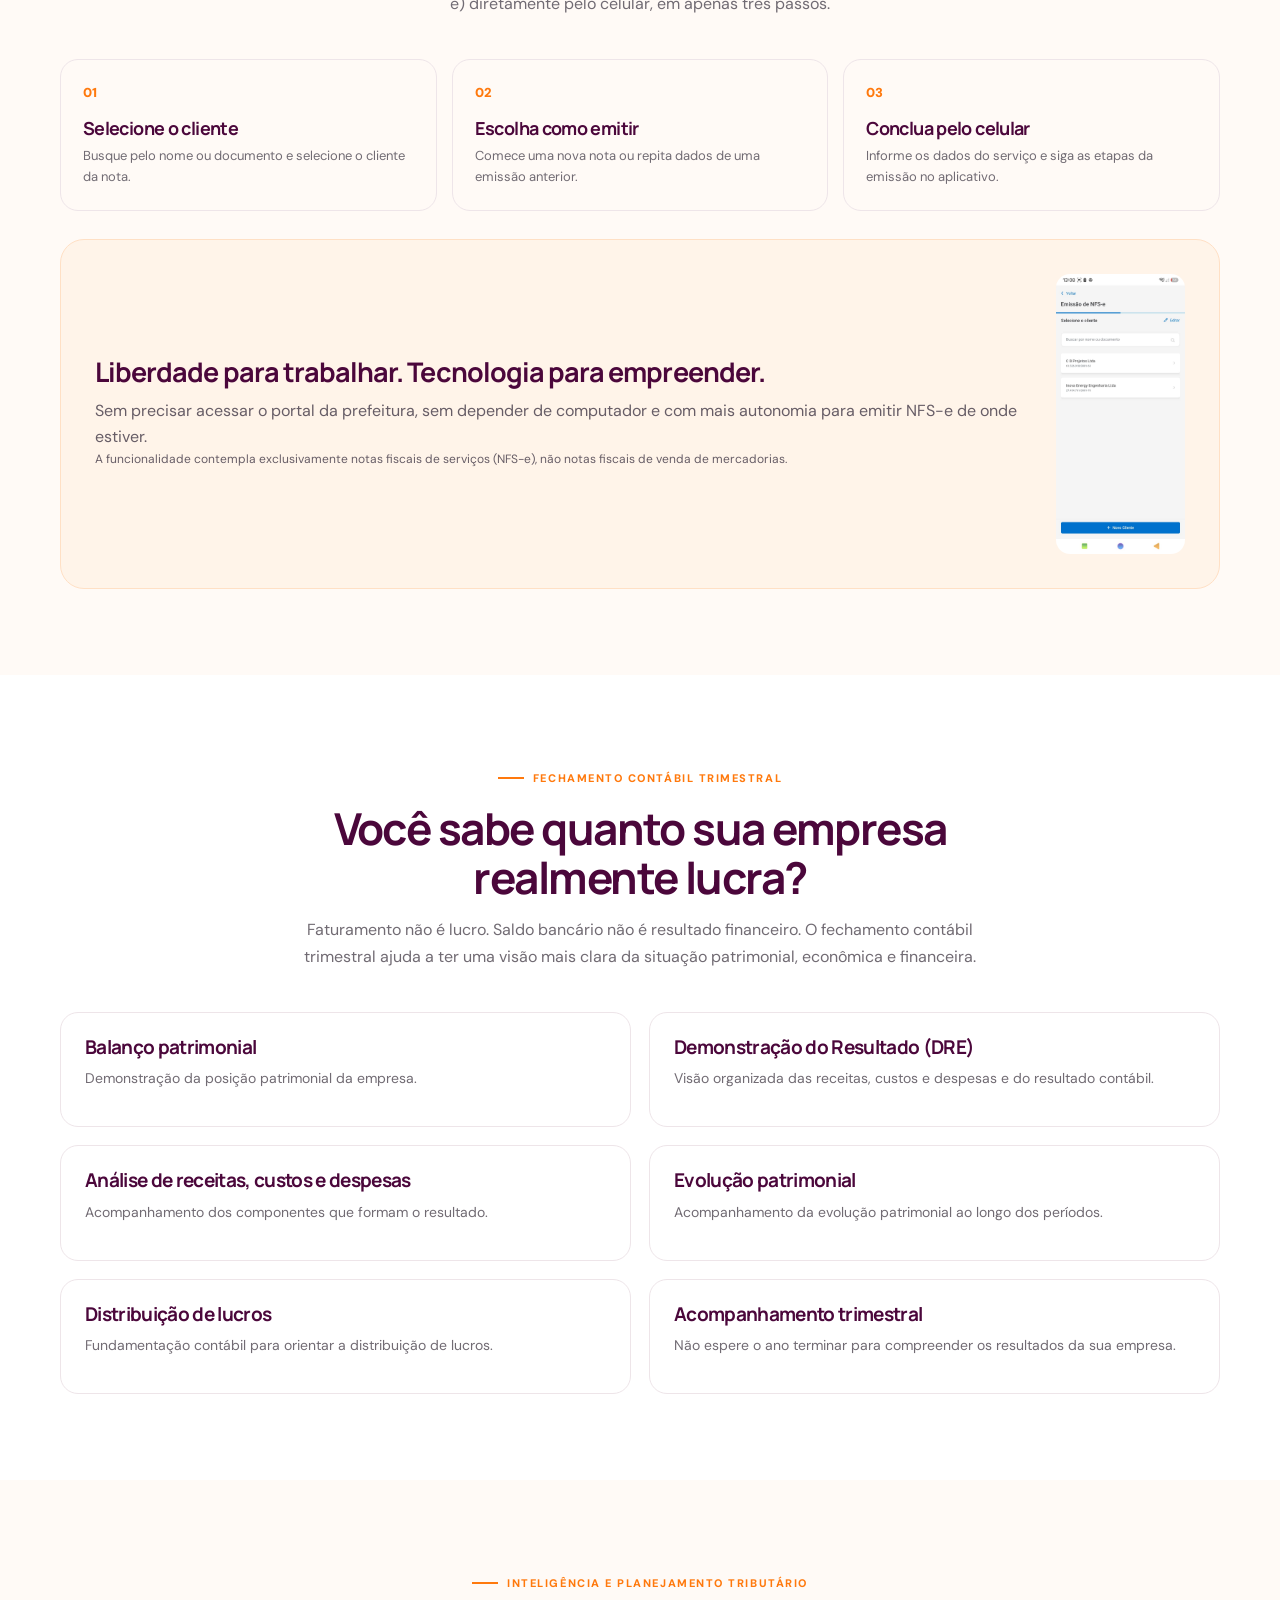
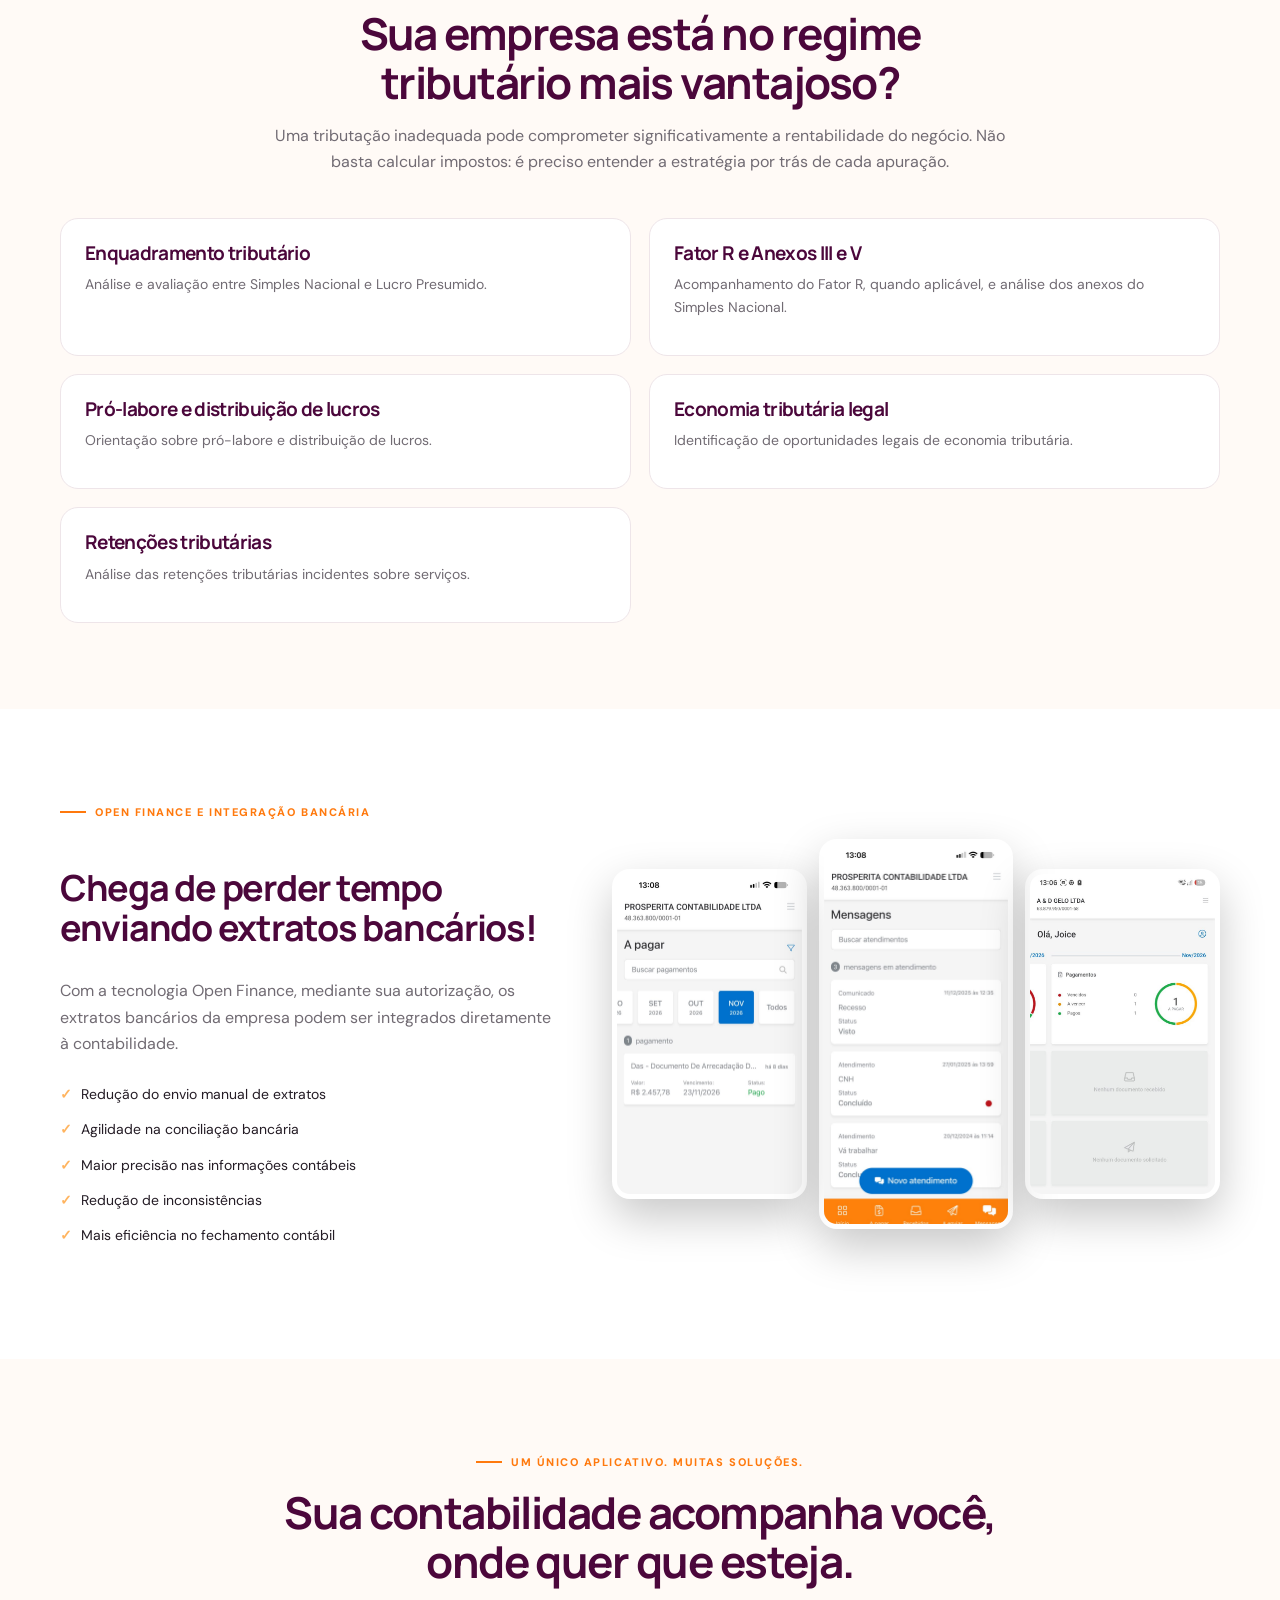
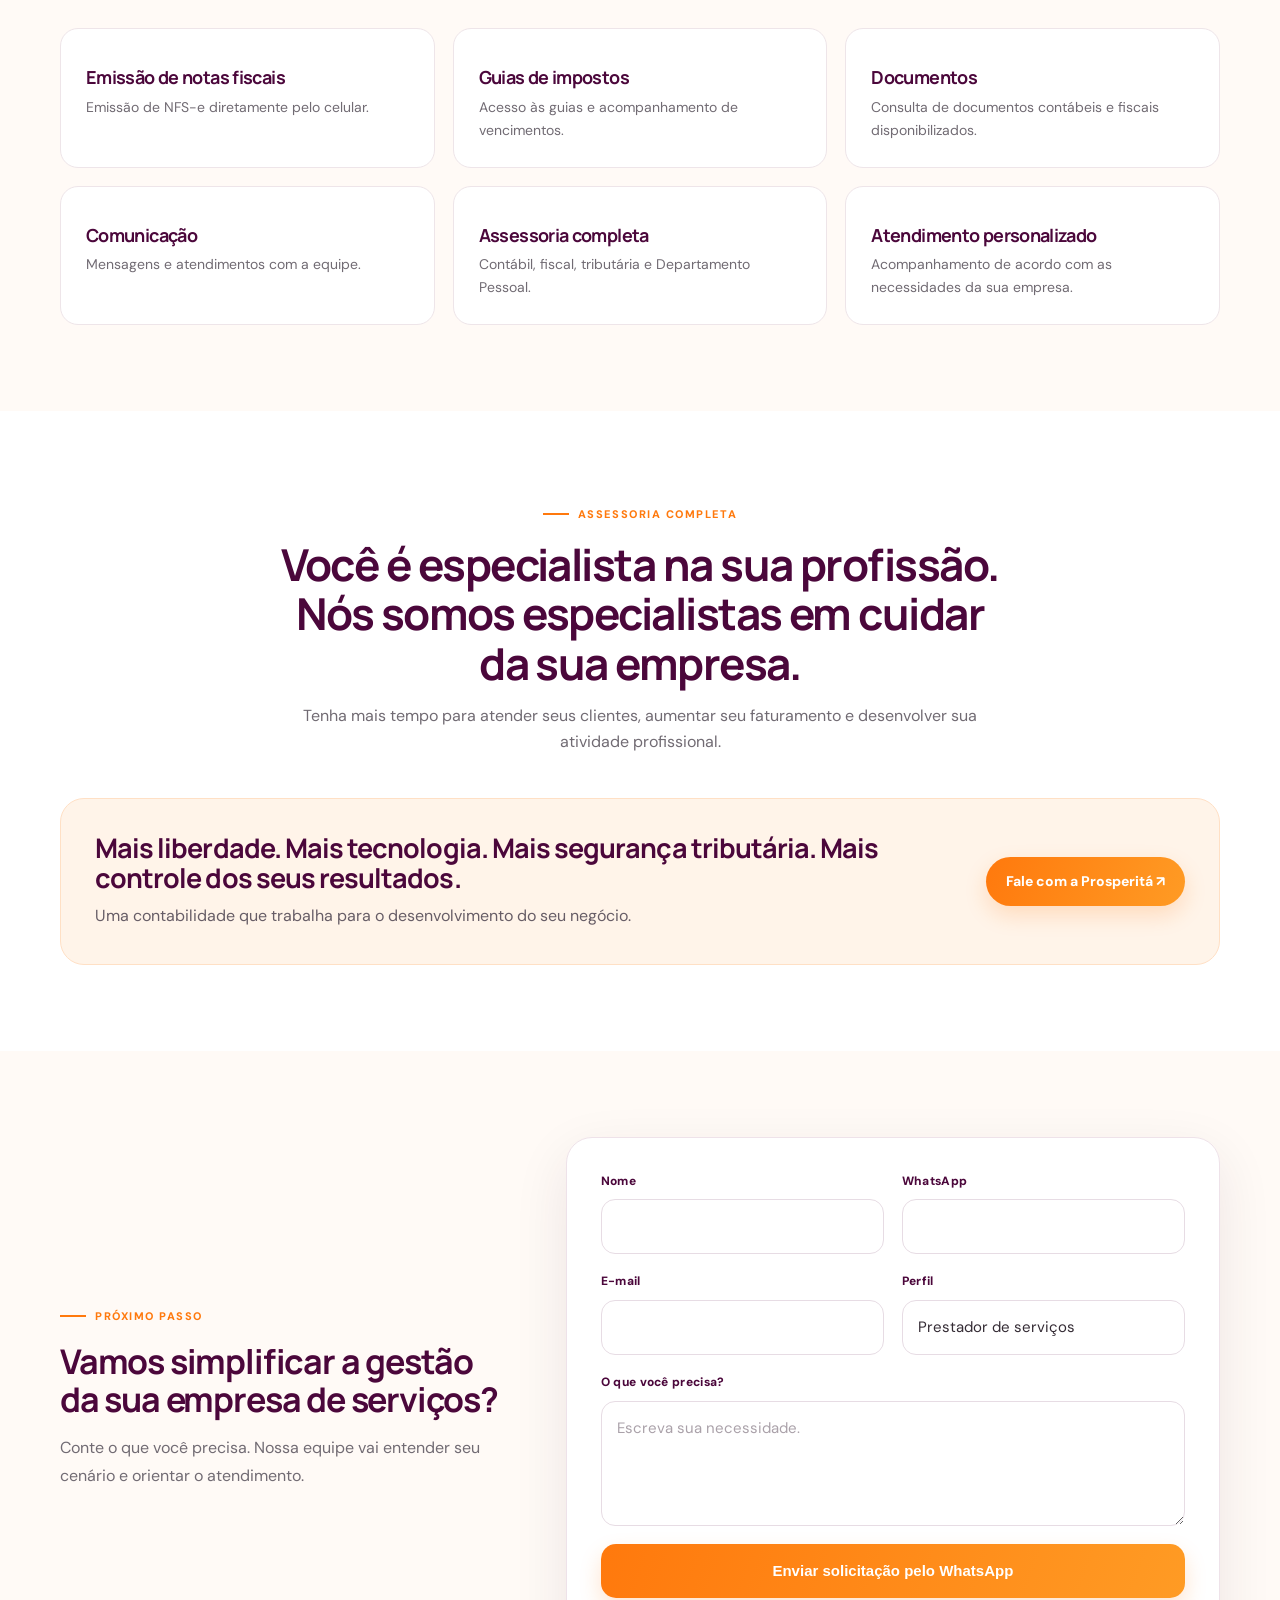
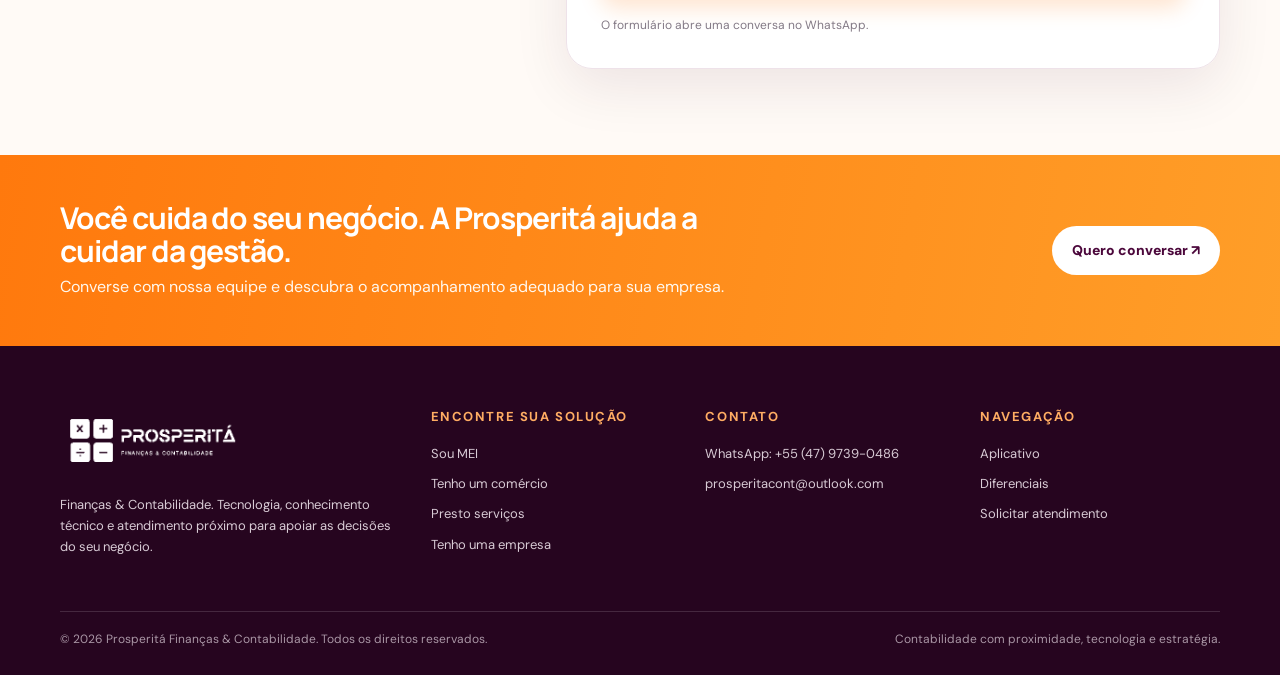
<file: servicos.html>
<!doctype html><html lang="pt-BR"><head>
<!-- Google Tag Manager -->
<script>(function(w,d,s,l,i){w[l]=w[l]||[];w[l].push({'gtm.start':
new Date().getTime(),event:'gtm.js'});var f=d.getElementsByTagName(s)[0],
j=d.createElement(s),dl=l!='dataLayer'?'&l='+l:'';j.async=true;j.src=
'https://www.googletagmanager.com/gtm.js?id='+i+dl;f.parentNode.insertBefore(j,f);
})(window,document,'script','dataLayer','GTM-WP7MRRKW');</script>
<!-- End Google Tag Manager --><meta charset="utf-8"><meta name="viewport" content="width=device-width,initial-scale=1"><meta name="description" content="Contabilidade para prestadores de serviços, emissão de NFS-e em três passos, fechamento contábil trimestral, planejamento tributário e Open Finance."><title>Contabilidade para prestadores de serviços | Prosperitá</title><link rel="stylesheet" href="assets/style.css"><!-- Meta Pixel Code -->
<script>
!function(f,b,e,v,n,t,s)
{if(f.fbq)return;n=f.fbq=function(){n.callMethod?
n.callMethod.apply(n,arguments):n.queue.push(arguments)};
if(!f._fbq)f._fbq=n;n.push=n;n.loaded=!0;n.version='2.0';
n.queue=[];t=b.createElement(e);t.async=!0;
t.src=v;s=b.getElementsByTagName(e)[0];
s.parentNode.insertBefore(t,s)}(window, document,'script',
'https://connect.facebook.net/en_US/fbevents.js');
fbq('init', '1050565238065808');
fbq('track', 'PageView');
</script>
<!-- End Meta Pixel Code -->
</head><body>
<!-- Google Tag Manager (noscript) -->
<noscript><iframe src="https://www.googletagmanager.com/ns.html?id=GTM-WP7MRRKW"
height="0" width="0" style="display:none;visibility:hidden"></iframe></noscript>
<!-- End Google Tag Manager (noscript) -->
<!-- Meta Pixel Code (noscript) -->
<noscript><img height="1" width="1" style="display:none"
src="https://www.facebook.com/tr?id=1050565238065808&ev=PageView&noscript=1"
/></noscript>
<!-- End Meta Pixel Code (noscript) -->
<div class="topbar"><div class="container"><span>Contabilidade consultiva • Tecnologia • Inteligência tributária</span><span>Atendimento próximo para negócios que querem crescer</span></div></div><header class="site-header"><div class="container nav"><a class="brand" href="index.html"><img src="assets/logo-prosperita-header.png" alt="Prosperitá Finanças & Contabilidade"></a><button class="menu-toggle" aria-label="Abrir menu" aria-expanded="false">☰</button><nav class="nav-links"><a href="index.html">Início</a><a href="mei.html">MEI</a><a href="comercio.html">Comércio</a><a href="servicos.html">Serviços</a><a href="empresas.html">Empresas</a><a href="index.html#sobre">Sobre nós</a><a href="index.html#contato">Contato</a></nav><a class="nav-cta" href="index.html#contato">Fale com a Prosperitá ↗</a></div></header><main><section class="page-hero"><div class="container page-hero-grid"><div><div class="breadcrumbs"><a href="index.html">Início</a> / Prestadores de serviços</div><div class="eyebrow">Para profissionais e empresas de serviços</div><h1>Seu tempo deve ser dedicado aos seus clientes, <em>não à burocracia!</em></h1><p class="tagline">Contabilidade especializada para prestadores de serviços: mais liberdade profissional, tecnologia, inteligência tributária e controle dos resultados da sua empresa.</p><p>Você presta serviços. Nós cuidamos da sua contabilidade.</p><a class="btn btn-orange" href="#contato">Quero simplificar minha rotina ↗</a></div><div class="visual"><div class="visual-label">Sua atividade, nossa orientação</div><h3>Uma assessoria que respeita as características do seu negócio.</h3><p>Atendemos diferentes formatos de empresas e profissionais, considerando atividade, regime tributário e evolução do negócio.</p></div></div></section>
<section class="section"><div class="container"><div class="section-head"><div class="eyebrow">Contabilidade especializada</div><h2>Cada atividade tem suas particularidades. Sua contabilidade precisa entender isso.</h2></div><div class="feature-grid"><article class="feature"><div class="mini-icon">✓</div><h3>Simples Nacional</h3><p>Orientação e acompanhamento das obrigações no regime.</p></article><article class="feature"><div class="mini-icon">✓</div><h3>Lucro Presumido</h3><p>Assessoria para empresas enquadradas no regime.</p></article><article class="feature"><div class="mini-icon">✓</div><h3>Diferentes formatos</h3><p>Empresários individuais, sociedades empresárias e profissionais liberais com CNPJ.</p></article></div></div></section>
<section class="section section-soft"><div class="container"><div class="section-head"><div class="eyebrow">Liberdade para atender seus clientes</div><h2>Finalizou um atendimento? Emita sua nota fiscal na hora!</h2><p>Com o aplicativo próprio da Prosperitá, você emite suas Notas Fiscais de Serviços Eletrônicas (NFS-e) diretamente pelo celular, em apenas três passos.</p></div><div class="steps"><article class="step"><h3>Selecione o cliente</h3><p>Busque pelo nome ou documento e selecione o cliente da nota.</p></article><article class="step"><h3>Escolha como emitir</h3><p>Comece uma nova nota ou repita dados de uma emissão anterior.</p></article><article class="step"><h3>Conclua pelo celular</h3><p>Informe os dados do serviço e siga as etapas da emissão no aplicativo.</p></article></div><div class="callout" style="margin-top:28px"><div><h2>Liberdade para trabalhar. Tecnologia para empreender.</h2><p>Sem precisar acessar o portal da prefeitura, sem depender de computador e com mais autonomia para emitir NFS-e de onde estiver.</p><p class="disclaimer">A funcionalidade contempla exclusivamente notas fiscais de serviços (NFS-e), não notas fiscais de venda de mercadorias.</p></div><img src="assets/app-invoice-steps.jpg" alt="Tela do aplicativo para iniciar emissão de NFS-e" style="height:280px;width:auto;border-radius:14px;justify-self:center"></div></div></section>
<section class="section"><div class="container"><div class="section-head"><div class="eyebrow">Fechamento contábil trimestral</div><h2>Você sabe quanto sua empresa realmente lucra?</h2><p>Faturamento não é lucro. Saldo bancário não é resultado financeiro. O fechamento contábil trimestral ajuda a ter uma visão mais clara da situação patrimonial, econômica e financeira.</p></div><div class="content-grid"><article class="service-card"><h3>Balanço patrimonial</h3><p>Demonstração da posição patrimonial da empresa.</p></article><article class="service-card"><h3>Demonstração do Resultado (DRE)</h3><p>Visão organizada das receitas, custos e despesas e do resultado contábil.</p></article><article class="service-card"><h3>Análise de receitas, custos e despesas</h3><p>Acompanhamento dos componentes que formam o resultado.</p></article><article class="service-card"><h3>Evolução patrimonial</h3><p>Acompanhamento da evolução patrimonial ao longo dos períodos.</p></article><article class="service-card"><h3>Distribuição de lucros</h3><p>Fundamentação contábil para orientar a distribuição de lucros.</p></article><article class="service-card"><h3>Acompanhamento trimestral</h3><p>Não espere o ano terminar para compreender os resultados da sua empresa.</p></article></div></div></section>
<section class="section section-soft"><div class="container"><div class="section-head"><div class="eyebrow">Inteligência e planejamento tributário</div><h2>Sua empresa está no regime tributário mais vantajoso?</h2><p>Uma tributação inadequada pode comprometer significativamente a rentabilidade do negócio. Não basta calcular impostos: é preciso entender a estratégia por trás de cada apuração.</p></div><div class="content-grid"><article class="service-card"><h3>Enquadramento tributário</h3><p>Análise e avaliação entre Simples Nacional e Lucro Presumido.</p></article><article class="service-card"><h3>Fator R e Anexos III e V</h3><p>Acompanhamento do Fator R, quando aplicável, e análise dos anexos do Simples Nacional.</p></article><article class="service-card"><h3>Pró-labore e distribuição de lucros</h3><p>Orientação sobre pró-labore e distribuição de lucros.</p></article><article class="service-card"><h3>Economia tributária legal</h3><p>Identificação de oportunidades legais de economia tributária.</p></article><article class="service-card"><h3>Retenções tributárias</h3><p>Análise das retenções tributárias incidentes sobre serviços.</p></article></div></div></section>
<section class="section"><div class="container"><div class="app-grid"><div><div class="eyebrow">Open Finance e integração bancária</div><h2 style="font-size:36px;color:var(--purple)">Chega de perder tempo enviando extratos bancários!</h2><p style="color:var(--muted)">Com a tecnologia Open Finance, mediante sua autorização, os extratos bancários da empresa podem ser integrados diretamente à contabilidade.</p><div class="app-list" style="grid-template-columns:1fr;color:var(--purple)"><span style="color:var(--ink)">Redução do envio manual de extratos</span><span style="color:var(--ink)">Agilidade na conciliação bancária</span><span style="color:var(--ink)">Maior precisão nas informações contábeis</span><span style="color:var(--ink)">Redução de inconsistências</span><span style="color:var(--ink)">Mais eficiência no fechamento contábil</span></div></div><div class="screens"><img src="assets/app-dashboard.jpg" alt="Painel do aplicativo"><img src="assets/app-payments.jpg" alt="Pagamentos no aplicativo"><img src="assets/app-messages.jpg" alt="Mensagens no aplicativo"></div></div></div></section>
<section class="section section-soft"><div class="container"><div class="section-head"><div class="eyebrow">Um único aplicativo. Muitas soluções.</div><h2>Sua contabilidade acompanha você, onde quer que esteja.</h2></div><div class="feature-grid"><article class="feature"><h3>Emissão de notas fiscais</h3><p>Emissão de NFS-e diretamente pelo celular.</p></article><article class="feature"><h3>Guias de impostos</h3><p>Acesso às guias e acompanhamento de vencimentos.</p></article><article class="feature"><h3>Documentos</h3><p>Consulta de documentos contábeis e fiscais disponibilizados.</p></article><article class="feature"><h3>Comunicação</h3><p>Mensagens e atendimentos com a equipe.</p></article><article class="feature"><h3>Assessoria completa</h3><p>Contábil, fiscal, tributária e Departamento Pessoal.</p></article><article class="feature"><h3>Atendimento personalizado</h3><p>Acompanhamento de acordo com as necessidades da sua empresa.</p></article></div></div></section>
<section class="section"><div class="container"><div class="section-head"><div class="eyebrow">Assessoria completa</div><h2>Você é especialista na sua profissão. Nós somos especialistas em cuidar da sua empresa.</h2><p>Tenha mais tempo para atender seus clientes, aumentar seu faturamento e desenvolver sua atividade profissional.</p></div><div class="callout"><div><h2>Mais liberdade. Mais tecnologia. Mais segurança tributária. Mais controle dos seus resultados.</h2><p>Uma contabilidade que trabalha para o desenvolvimento do seu negócio.</p></div><a class="btn btn-orange" href="#contato">Fale com a Prosperitá ↗</a></div></div></section><section class="section section-soft" id="contato"><div class="container" style="display:grid;grid-template-columns:.8fr 1.2fr;gap:35px;align-items:center"><div><div class="eyebrow">Próximo passo</div><h2 style="font-size:34px;color:var(--purple);margin:0 0 12px">Vamos simplificar a gestão da sua empresa de serviços?</h2><p style="color:var(--muted)">Conte o que você precisa. Nossa equipe vai entender seu cenário e orientar o atendimento.</p></div><form class="form-wrap" data-wa-form><div class="form-grid"><div class="field"><label>Nome</label><input name="nome" required></div><div class="field"><label>WhatsApp</label><input name="telefone" required></div><div class="field"><label>E-mail</label><input name="email" type="email"></div><div class="field"><label>Perfil</label><input name="perfil" value="Prestador de serviços" readonly></div><div class="field full"><label>O que você precisa?</label><textarea name="mensagem" placeholder="Escreva sua necessidade."></textarea></div><div class="field full"><button class="btn btn-orange" type="submit">Enviar solicitação pelo WhatsApp</button><span class="form-note">O formulário abre uma conversa no WhatsApp.</span></div></div></form></div></section></main><section class="quote-band"><div class="container"><div><h2>Você cuida do seu negócio. A Prosperitá ajuda a cuidar da gestão.</h2><p>Converse com nossa equipe e descubra o acompanhamento adequado para sua empresa.</p></div><a class="btn" href="index.html#contato">Quero conversar ↗</a></div></section><footer class="footer"><div class="container"><div class="footer-grid"><div><img class="footer-logo" src="assets/logo-prosperita.png" alt="Prosperitá"><p>Finanças & Contabilidade. Tecnologia, conhecimento técnico e atendimento próximo para apoiar as decisões do seu negócio.</p></div><div><h4>Encontre sua solução</h4><div class="footer-links"><a href="mei.html">Sou MEI</a><a href="comercio.html">Tenho um comércio</a><a href="servicos.html">Presto serviços</a><a href="empresas.html">Tenho uma empresa</a></div></div><div><h4>Contato</h4><div class="footer-links"><a href="https://wa.me/554797390486?text=Ol%C3%A1%21%20Encontrei%20a%20Prosperit%C3%A1%20pelo%20site%20e%20gostaria%20de%20informa%C3%A7%C3%B5es%20sobre%20os%20servi%C3%A7os.%20Origem%3A%20Site%20Prosperit%C3%A1." target="_blank" rel="noopener">WhatsApp: +55 (47) 9739-0486</a><a href="mailto:prosperitacont@outlook.com">prosperitacont@outlook.com</a></div></div><div><h4>Navegação</h4><div class="footer-links"><a href="index.html#aplicativo">Aplicativo</a><a href="index.html#diferenciais">Diferenciais</a><a href="index.html#contato">Solicitar atendimento</a></div></div></div><div class="copyright"><span>© <span data-year></span> Prosperitá Finanças & Contabilidade. Todos os direitos reservados.</span><span>Contabilidade com proximidade, tecnologia e estratégia.</span></div></div></footer><a class="whatsapp-float" href="https://wa.me/554797390486?text=Ol%C3%A1%21%20Encontrei%20a%20Prosperit%C3%A1%20pelo%20site%20e%20gostaria%20de%20informa%C3%A7%C3%B5es%20sobre%20os%20servi%C3%A7os.%20Origem%3A%20Site%20Prosperit%C3%A1." target="_blank" rel="noopener"><span class="wa-float-icon" aria-hidden="true">↗</span><span class="wa-float-label">Converse com a gente</span></a><script src="assets/site.js"></script></body></html>
</file>
<file: assets/style.css>
@import url('https://fonts.googleapis.com/css2?family=DM+Sans:wght@400;500;600;700;800&family=Manrope:wght@400;500;600;700;800&display=swap');
:root{--purple:#4b073b;--purple2:#68134e;--orange:#ff790d;--orange2:#ff9b24;--ink:#241c25;--muted:#716b73;--paper:#fffaf6;--line:#eee5e9;--white:#fff;--shadow:0 18px 50px rgba(56,14,44,.10);--radius:22px}*{box-sizing:border-box}html{scroll-behavior:smooth}body{margin:0;font-family:'DM Sans',sans-serif;color:var(--ink);background:#fff;line-height:1.65}a{color:inherit;text-decoration:none}img{max-width:100%;display:block}.container{width:min(1160px,calc(100% - 44px));margin:auto}.topbar{background:var(--purple);color:#fff;font-size:12px;padding:8px 0}.topbar .container{display:flex;justify-content:space-between;gap:18px}.site-header{position:sticky;top:0;z-index:30;background:rgba(255,255,255,.94);backdrop-filter:blur(16px);border-bottom:1px solid rgba(75,7,59,.08)}.nav{height:82px;display:flex;align-items:center;justify-content:space-between;gap:25px}.brand img{width:190px;height:auto}.nav-links{display:flex;align-items:center;gap:24px;font-size:14px;font-weight:700}.nav-links a{color:#514751}.nav-links a:hover,.nav-links a.active{color:var(--orange)}.nav-cta,.btn{display:inline-flex;align-items:center;justify-content:center;gap:9px;padding:13px 20px;border-radius:999px;font-weight:800;font-size:14px;transition:.2s;border:0;cursor:pointer}.nav-cta,.btn-orange{background:linear-gradient(110deg,var(--orange),var(--orange2));color:#fff;box-shadow:0 9px 22px rgba(255,121,13,.2)}.btn-purple{background:var(--purple);color:#fff}.btn-outline{border:1px solid rgba(75,7,59,.2);color:var(--purple);background:#fff}.btn:hover,.nav-cta:hover{transform:translateY(-2px);filter:brightness(1.03)}.menu-toggle{display:none;border:0;background:none;font-size:26px;color:var(--purple)}.hero{position:relative;overflow:hidden;background:radial-gradient(circle at 88% 18%,rgba(255,155,36,.22),transparent 28%),linear-gradient(125deg,#fffaf6 0%,#fff 55%,#f8eef4 100%);padding:86px 0 80px}.hero:after{content:'';position:absolute;width:440px;height:440px;border:1px solid rgba(255,121,13,.16);border-radius:50%;right:-170px;bottom:-240px}.hero-grid{display:grid;grid-template-columns:1.05fr .95fr;gap:60px;align-items:center;position:relative;z-index:1}.eyebrow{display:inline-flex;align-items:center;gap:9px;text-transform:uppercase;letter-spacing:.14em;font-size:11px;font-weight:800;color:var(--orange);margin-bottom:17px}.eyebrow:before{content:'';width:26px;height:2px;background:var(--orange)}h1,h2,h3{font-family:Manrope,sans-serif;line-height:1.12;letter-spacing:-.035em}h1{font-size:clamp(38px,5vw,62px);margin:0 0 22px;color:var(--purple)}h1 em{font-style:normal;color:var(--orange)}.hero p{font-size:18px;color:#645b64;max-width:600px;margin:0 0 28px}.hero-actions{display:flex;gap:12px;flex-wrap:wrap}.hero-note{font-size:12px;color:#817982;margin-top:18px}.hero-art{position:relative;min-height:420px;display:flex;align-items:center;justify-content:center}.hero-art .portrait{width:82%;height:420px;object-fit:cover;object-position:center 28%;border-radius:34px;box-shadow:var(--shadow)}.float-card{position:absolute;background:#fff;border:1px solid #f2e8ed;border-radius:18px;padding:16px 18px;box-shadow:var(--shadow);max-width:210px}.float-card strong{display:block;color:var(--purple);font-size:15px}.float-card span{font-size:12px;color:var(--muted)}.float-card.one{left:-12px;bottom:28px}.float-card.two{right:0;top:auto;bottom:-18px}.float-icon{width:34px;height:34px;border-radius:11px;background:#fff0e4;color:var(--orange);display:grid;place-items:center;font-size:18px;margin-bottom:8px}.section{padding:86px 0}.section-soft{background:var(--paper)}.section-purple{background:var(--purple);color:#fff}.section-head{max-width:740px;margin:0 auto 42px;text-align:center}.section-head h2{font-size:clamp(30px,4vw,44px);color:var(--purple);margin:0 0 15px}.section-purple .section-head h2{color:#fff}.section-head p{color:var(--muted);font-size:16px;margin:0}.section-purple .section-head p{color:#e8dce5}.audience-grid{display:grid;grid-template-columns:repeat(4,1fr);gap:16px}.audience-card{background:#fff;border:1px solid var(--line);border-radius:var(--radius);padding:25px;box-shadow:0 8px 25px rgba(56,14,44,.04);display:flex;flex-direction:column;min-height:260px;transition:.25s}.audience-card:hover{transform:translateY(-6px);box-shadow:var(--shadow);border-color:#f6c59d}.audience-icon{width:48px;height:48px;border-radius:15px;background:#fff0e4;color:var(--orange);display:grid;place-items:center;font-size:23px;margin-bottom:20px}.audience-card h3{font-size:21px;color:var(--purple);margin:0 0 10px}.audience-card p{font-size:14px;color:var(--muted);margin:0 0 22px}.arrow-link{margin-top:auto;color:var(--orange);font-size:13px;font-weight:800}.feature-grid{display:grid;grid-template-columns:repeat(3,1fr);gap:18px}.feature{padding:25px;border-radius:18px;background:#fff;border:1px solid var(--line)}.feature h3{font-size:18px;color:var(--purple);margin:13px 0 8px}.feature p{font-size:14px;color:var(--muted);margin:0}.feature .mini-icon{font-size:23px;color:var(--orange)}.app-section{background:linear-gradient(120deg,#4b073b,#68134e);color:#fff;overflow:hidden}.app-grid{display:grid;grid-template-columns:.9fr 1.1fr;gap:55px;align-items:center}.app-copy h2{font-size:clamp(30px,4vw,44px);margin:0 0 18px}.app-copy p{color:#e8dce5}.app-list{display:grid;grid-template-columns:1fr 1fr;gap:12px;margin:26px 0}.app-list span{font-size:14px;color:#fff}.app-list span:before{content:'✓';color:#ffb45f;font-weight:900;margin-right:9px}.screens{display:grid;grid-template-columns:repeat(3,1fr);gap:12px;align-items:center}.screens img{width:100%;height:330px;object-fit:cover;object-position:top;border-radius:18px;border:5px solid rgba(255,255,255,.16);box-shadow:0 18px 45px rgba(0,0,0,.22)}.screens img:nth-child(2){height:390px}.quote-band{background:linear-gradient(100deg,var(--orange),#ff9e28);padding:46px 0;color:#fff}.quote-band .container{display:flex;align-items:center;justify-content:space-between;gap:30px}.quote-band h2{font-size:30px;margin:0;max-width:700px}.quote-band p{margin:6px 0 0;color:#fff8ef}.quote-band .btn{background:#fff;color:var(--purple);white-space:nowrap}.footer{background:#26051f;color:#fff;padding:60px 0 25px}.footer-grid{display:grid;grid-template-columns:1.4fr 1fr 1fr 1fr;gap:35px}.footer-logo{width:190px;filter:brightness(0) invert(1);margin-bottom:18px}.footer p,.footer a{font-size:13px;color:#d8cbd5}.footer h4{font-size:13px;text-transform:uppercase;letter-spacing:.12em;color:#ffad63;margin:0 0 15px}.footer-links{display:grid;gap:9px}.copyright{border-top:1px solid rgba(255,255,255,.14);margin-top:40px;padding-top:18px;color:#a996a5;font-size:12px;display:flex;justify-content:space-between;gap:20px}.page-hero{background:linear-gradient(120deg,#fff8f1,#fff 55%,#f7edf4);padding:72px 0 58px}.page-hero-grid{display:grid;grid-template-columns:1fr .65fr;gap:55px;align-items:center}.page-hero h1{font-size:clamp(36px,4.5vw,55px)}.page-hero p{font-size:17px;color:var(--muted);max-width:700px}.page-hero .tagline{color:var(--purple);font-weight:800;font-size:18px}.page-hero .visual{background:#fff;border:1px solid var(--line);border-radius:26px;padding:28px;box-shadow:var(--shadow)}.visual .visual-label{font-size:11px;letter-spacing:.12em;text-transform:uppercase;color:var(--orange);font-weight:800}.visual h3{font-size:24px;color:var(--purple);margin:12px 0}.visual p{font-size:14px;margin:0}.breadcrumbs{font-size:12px;color:#887d86;margin-bottom:20px}.content-grid{display:grid;grid-template-columns:repeat(2,1fr);gap:18px}.service-card{border:1px solid var(--line);border-radius:18px;padding:24px;background:#fff}.service-card h3{color:var(--purple);font-size:19px;margin:0 0 9px}.service-card p{font-size:14px;color:var(--muted);margin:0 0 12px}.service-card ul{padding-left:18px;margin:10px 0 0;color:#625a62;font-size:14px}.service-card li{margin:5px 0}.callout{padding:34px;border-radius:24px;background:#fff4e9;border:1px solid #ffe0c5;display:grid;grid-template-columns:1fr auto;gap:25px;align-items:center}.callout h2{font-size:27px;color:var(--purple);margin:0 0 10px}.callout p{margin:0;color:#675d66}.steps{display:grid;grid-template-columns:repeat(3,1fr);gap:15px;counter-reset:step}.step{border:1px solid var(--line);border-radius:18px;padding:22px}.step:before{counter-increment:step;content:'0' counter(step);display:block;color:var(--orange);font-weight:900;font-size:13px;margin-bottom:14px}.step h3{color:var(--purple);font-size:18px;margin:0 0 7px}.step p{font-size:13px;color:var(--muted);margin:0}.person-grid{display:grid;grid-template-columns:.7fr 1.3fr;gap:40px;align-items:center}.person-grid img{width:100%;max-height:450px;object-fit:cover;object-position:center 20%;border-radius:24px;box-shadow:var(--shadow)}.person-grid h2{font-size:34px;color:var(--purple);margin:0 0 15px}.person-grid p{color:var(--muted)}.form-wrap{background:#fff;border:1px solid var(--line);border-radius:24px;padding:30px;box-shadow:var(--shadow)}.form-grid{display:grid;grid-template-columns:1fr 1fr;gap:14px}.field{display:grid;gap:6px}.field.full{grid-column:1/-1}.field label{font-size:12px;font-weight:800;color:var(--purple)}.field input,.field select,.field textarea{width:100%;padding:13px 14px;border:1px solid #e6dce3;border-radius:12px;font:inherit;background:#fff}.field textarea{min-height:110px;resize:vertical}.form-note{font-size:12px;color:var(--muted)}.whatsapp-float{position:fixed;right:22px;bottom:22px;z-index:25;background:#1dbb67;color:#fff;border-radius:50px;padding:14px 19px;font-size:13px;font-weight:900;box-shadow:0 12px 30px rgba(29,187,103,.28)}.faq{max-width:850px;margin:auto}.faq details{border-bottom:1px solid var(--line);padding:18px 0}.faq summary{cursor:pointer;font-weight:800;color:var(--purple)}.faq p{color:var(--muted);font-size:14px}.disclaimer{font-size:12px;color:#877d85;margin-top:20px}.mobile-cta{display:none}
@media(max-width:900px){.nav-links{gap:12px;font-size:12px}.nav-cta{padding:11px 14px}.hero-grid,.app-grid,.page-hero-grid{grid-template-columns:1fr 1fr;gap:28px}.audience-grid{grid-template-columns:repeat(2,1fr)}.footer-grid{grid-template-columns:1fr 1fr}.hero-art{min-height:350px}.hero-art .portrait{height:350px}.screens img{height:260px}.screens img:nth-child(2){height:310px}}
@media(max-width:680px){.container{width:min(100% - 32px,540px)}.topbar{display:none}.nav{height:70px}.brand img{width:165px}.menu-toggle{display:block}.nav-links{display:none;position:absolute;top:70px;left:0;right:0;background:#fff;padding:20px 24px 25px;box-shadow:0 15px 25px rgba(0,0,0,.08);flex-direction:column;align-items:flex-start}.nav-links.open{display:flex}.nav-links a{font-size:15px}.nav-cta{display:none}.hero{padding:55px 0 58px}.hero-grid,.page-hero-grid,.app-grid,.person-grid{grid-template-columns:1fr}.hero h1{font-size:40px}.hero p{font-size:16px}.hero-art{min-height:310px;margin-top:5px}.hero-art .portrait{width:83%;height:310px}.float-card{padding:12px;max-width:170px}.float-card.one{left:0;bottom:8px}.float-card.two{right:0;top:auto;bottom:-8px}.section{padding:62px 0}.section-head{margin-bottom:30px}.section-head h2{font-size:32px}.audience-grid,.feature-grid,.content-grid,.steps{grid-template-columns:1fr}.audience-card{min-height:unset}.screens{gap:7px}.screens img{height:220px;border-width:3px;border-radius:12px}.screens img:nth-child(2){height:260px}.app-list{grid-template-columns:1fr}.quote-band .container{display:block}.quote-band h2{font-size:25px;margin-bottom:18px}.footer-grid{grid-template-columns:1fr 1fr;gap:26px}.copyright{display:block}.page-hero{padding:48px 0 40px}.page-hero h1{font-size:37px}.page-hero-grid{gap:22px}.callout{grid-template-columns:1fr;padding:25px}.callout h2{font-size:24px}.person-grid img{max-height:360px}.form-grid{grid-template-columns:1fr}.field.full{grid-column:auto}.whatsapp-float{right:12px;bottom:12px;padding:12px 15px}.mobile-cta{display:block}}

/* Seção adicional: sistemas utilizados pela Prosperitá */
.systems-section{background:#fff}
.systems-grid{display:grid;grid-template-columns:repeat(3,minmax(0,1fr));gap:18px;align-items:stretch}
.system-logo{min-height:150px;padding:22px 26px;border:1px solid var(--line);border-radius:18px;background:#fff;display:flex;align-items:center;justify-content:center;box-shadow:0 8px 25px rgba(56,14,44,.035)}
.system-logo img{width:100%;height:105px;object-fit:contain}
@media(max-width:680px){.systems-grid{grid-template-columns:repeat(2,minmax(0,1fr));gap:12px}.system-logo{min-height:120px;padding:15px}.system-logo img{height:82px}}


/* Seção Sobre nós */
.about-section{background:linear-gradient(115deg,#fffaf6 0%,#fff 52%,#f8eff5 100%)}
.about-grid{display:grid;grid-template-columns:.82fr 1.18fr;gap:58px;align-items:start}
.about-photo-wrap{position:sticky;top:28px}
.about-photo-wrap>img{display:block;width:100%;aspect-ratio:4/5;object-fit:cover;object-position:center 24%;border-radius:28px;box-shadow:var(--shadow)}
.about-photo-caption{margin:-34px 18px 0;position:relative;background:#fff;border:1px solid var(--line);border-radius:16px;padding:17px 20px;box-shadow:var(--shadow)}
.about-photo-caption strong,.about-photo-caption span{display:block}
.about-photo-caption strong{color:var(--purple);font-size:18px}
.about-photo-caption span{font-size:13px;color:var(--muted);margin-top:3px}
.about-copy .eyebrow{margin-bottom:13px}
.about-copy h2{font-size:clamp(30px,3.4vw,42px);line-height:1.12;color:var(--purple);margin:0 0 12px}
.about-copy p{font-size:15px;line-height:1.8;color:#625a62;margin:0 0 15px}
.about-copy .about-intro{font-size:18px;color:var(--orange);font-weight:700;margin-bottom:22px}
.about-copy p strong{color:var(--purple)}
.about-signoff{display:grid;gap:7px;border-left:4px solid var(--orange);padding:4px 0 4px 18px;margin-top:24px;color:var(--purple);font-size:16px}
.about-brand{font-size:12px;letter-spacing:.12em;font-weight:900;color:var(--orange);margin-top:24px}
@media(max-width:900px){.about-grid{grid-template-columns:.8fr 1.2fr;gap:30px}}
@media(max-width:680px){.about-grid{grid-template-columns:1fr;gap:28px}.about-photo-wrap{position:relative;top:auto;max-width:430px;margin:auto}.about-photo-wrap>img{aspect-ratio:1/1;object-position:center 20%}.about-copy h2{font-size:32px}.about-copy p{font-size:14px;line-height:1.75}}


/* Formulários e contato: acabamento moderno e responsivo */
#contato .container{grid-template-columns:minmax(0,.82fr) minmax(0,1.18fr)!important;gap:clamp(24px,4vw,52px)!important}
#contato .container>div:first-child{max-width:470px}
#contato .container>div:first-child>p:first-of-type{font-size:16px;line-height:1.75}
#contato .container>div:first-child>p:has(a){display:inline-flex;flex-direction:column;gap:5px;margin-top:14px;padding:15px 19px;background:#fff;border:1px solid var(--line);border-radius:16px;box-shadow:0 8px 25px rgba(56,14,44,.05)}
#contato .container>div:first-child>p:has(a) a{color:var(--purple);font-weight:800;text-decoration:none}
.form-wrap{width:100%;min-width:0;background:rgba(255,255,255,.96);border:1px solid #eee2e9;border-radius:26px;padding:clamp(22px,3vw,34px);box-shadow:0 18px 55px rgba(56,14,44,.09)}
.form-grid{gap:18px}
.field{gap:8px;min-width:0}
.field label{font-size:12px;letter-spacing:.025em;color:#4b073b}
.field input,.field select,.field textarea{box-sizing:border-box;min-width:0;padding:14px 15px;border:1px solid #e7dce4;border-radius:14px;background:#fff;color:#342b34;font-size:15px;transition:border-color .2s,box-shadow .2s,background .2s}
.field input::placeholder,.field textarea::placeholder{color:#aaa1a9}
.field input:focus,.field select:focus,.field textarea:focus{outline:none;border-color:#ff8a1b;box-shadow:0 0 0 4px rgba(255,121,13,.12);background:#fff}
.field textarea{min-height:125px;resize:vertical}
.field select{appearance:none;background-image:url("data:image/svg+xml,%3Csvg xmlns='http://www.w3.org/2000/svg' width='16' height='16' viewBox='0 0 24 24' fill='none' stroke='%23786d77' stroke-width='2' stroke-linecap='round' stroke-linejoin='round'%3E%3Cpath d='m6 9 6 6 6-6'/%3E%3C/svg%3E");background-repeat:no-repeat;background-position:right 15px center;padding-right:42px}
.form-wrap .btn{width:100%;min-height:54px;border:0;border-radius:15px;font-size:15px;font-weight:800;box-shadow:0 10px 22px rgba(255,121,13,.2);cursor:pointer}
.form-wrap .btn:hover{transform:translateY(-1px);box-shadow:0 14px 28px rgba(255,121,13,.26)}
.form-note{display:block;margin-top:10px;font-size:12px;line-height:1.5;color:#837985}
.whatsapp-float{display:flex;align-items:center;gap:10px;right:24px;bottom:24px;padding:13px 19px 13px 14px;border:1px solid rgba(255,255,255,.45);border-radius:999px;background:linear-gradient(135deg,#20c878,#0da85a);color:#fff;box-shadow:0 12px 32px rgba(12,151,81,.28);font-size:13px;font-weight:800;text-decoration:none;transition:transform .2s,box-shadow .2s}
.whatsapp-float:hover{transform:translateY(-3px);box-shadow:0 16px 36px rgba(12,151,81,.34)}
.wa-float-icon{display:grid;place-items:center;width:30px;height:30px;border-radius:50%;background:rgba(255,255,255,.2);font-size:18px;line-height:1}
.wa-float-label{white-space:nowrap}
@media(max-width:680px){
  #contato .container{grid-template-columns:minmax(0,1fr)!important;gap:24px!important}
  #contato .container>div:first-child{max-width:none}
  #contato .container>div:first-child h2{font-size:clamp(29px,8vw,36px)!important;line-height:1.12}
  #contato .container>div:first-child>p:has(a){width:100%;box-sizing:border-box}
  .form-wrap{padding:21px 17px;border-radius:22px;box-shadow:0 12px 34px rgba(56,14,44,.08)}
  .form-grid{grid-template-columns:minmax(0,1fr);gap:15px}
  .field.full{grid-column:1}
  .field input,.field select,.field textarea{font-size:16px;padding:14px;border-radius:13px}
  .field textarea{min-height:112px}
  .form-wrap .btn{min-height:56px;font-size:14px}
  .whatsapp-float{right:14px;bottom:14px;left:14px;justify-content:center;padding:10px 16px;min-height:50px;box-sizing:border-box}
  .wa-float-icon{width:28px;height:28px}
}


/* CTA direto para WhatsApp na seção de contato da página inicial */
#contato .contact-whatsapp-cta{
  display:flex;
  align-items:center;
  gap:13px;
  width:min(100%, 360px);
  box-sizing:border-box;
  margin:22px 0 8px;
  padding:15px 17px;
  border:1px solid #1fbd65;
  border-radius:16px;
  background:linear-gradient(135deg,#25d366 0%,#17b85a 100%);
  color:#fff!important;
  text-decoration:none!important;
  box-shadow:0 10px 24px rgba(37,211,102,.22);
  transition:transform .2s ease,box-shadow .2s ease,filter .2s ease;
}
#contato .contact-whatsapp-cta:hover{
  transform:translateY(-2px);
  filter:saturate(1.06);
  box-shadow:0 14px 30px rgba(37,211,102,.3);
}
#contato .contact-whatsapp-cta svg{
  display:block;
  flex:0 0 34px;
  width:34px;
  height:34px;
  fill:#fff;
}
#contato .contact-whatsapp-copy{
  display:flex;
  flex:1;
  min-width:0;
  flex-direction:column;
  gap:3px;
}
#contato .contact-whatsapp-copy strong{
  color:#fff;
  font-size:15px;
  line-height:1.25;
  font-weight:800;
}
#contato .contact-whatsapp-copy small{
  color:rgba(255,255,255,.94);
  font-size:11px;
  line-height:1.35;
}
#contato .contact-whatsapp-arrow{
  flex:0 0 auto;
  display:grid;
  place-items:center;
  width:28px;
  height:28px;
  border-radius:50%;
  background:rgba(255,255,255,.18);
  color:#fff;
  font-size:17px;
}
#contato .contact-whatsapp-number{
  display:block;
  color:var(--muted);
  font-size:13px;
  margin:0 0 0 3px;
}
#contato .container>div:first-child>p:has(a){
  display:block;
  padding:0;
  margin:0;
  background:transparent;
  border:0;
  border-radius:0;
  box-shadow:none;
}
@media(max-width:680px){
  #contato .contact-whatsapp-cta{
    width:100%;
    max-width:100%;
    min-height:66px;
    padding:15px 16px;
    border-radius:16px;
  }
  #contato .contact-whatsapp-copy strong{font-size:15px}
  #contato .contact-whatsapp-copy small{font-size:11px}
}
</file>
